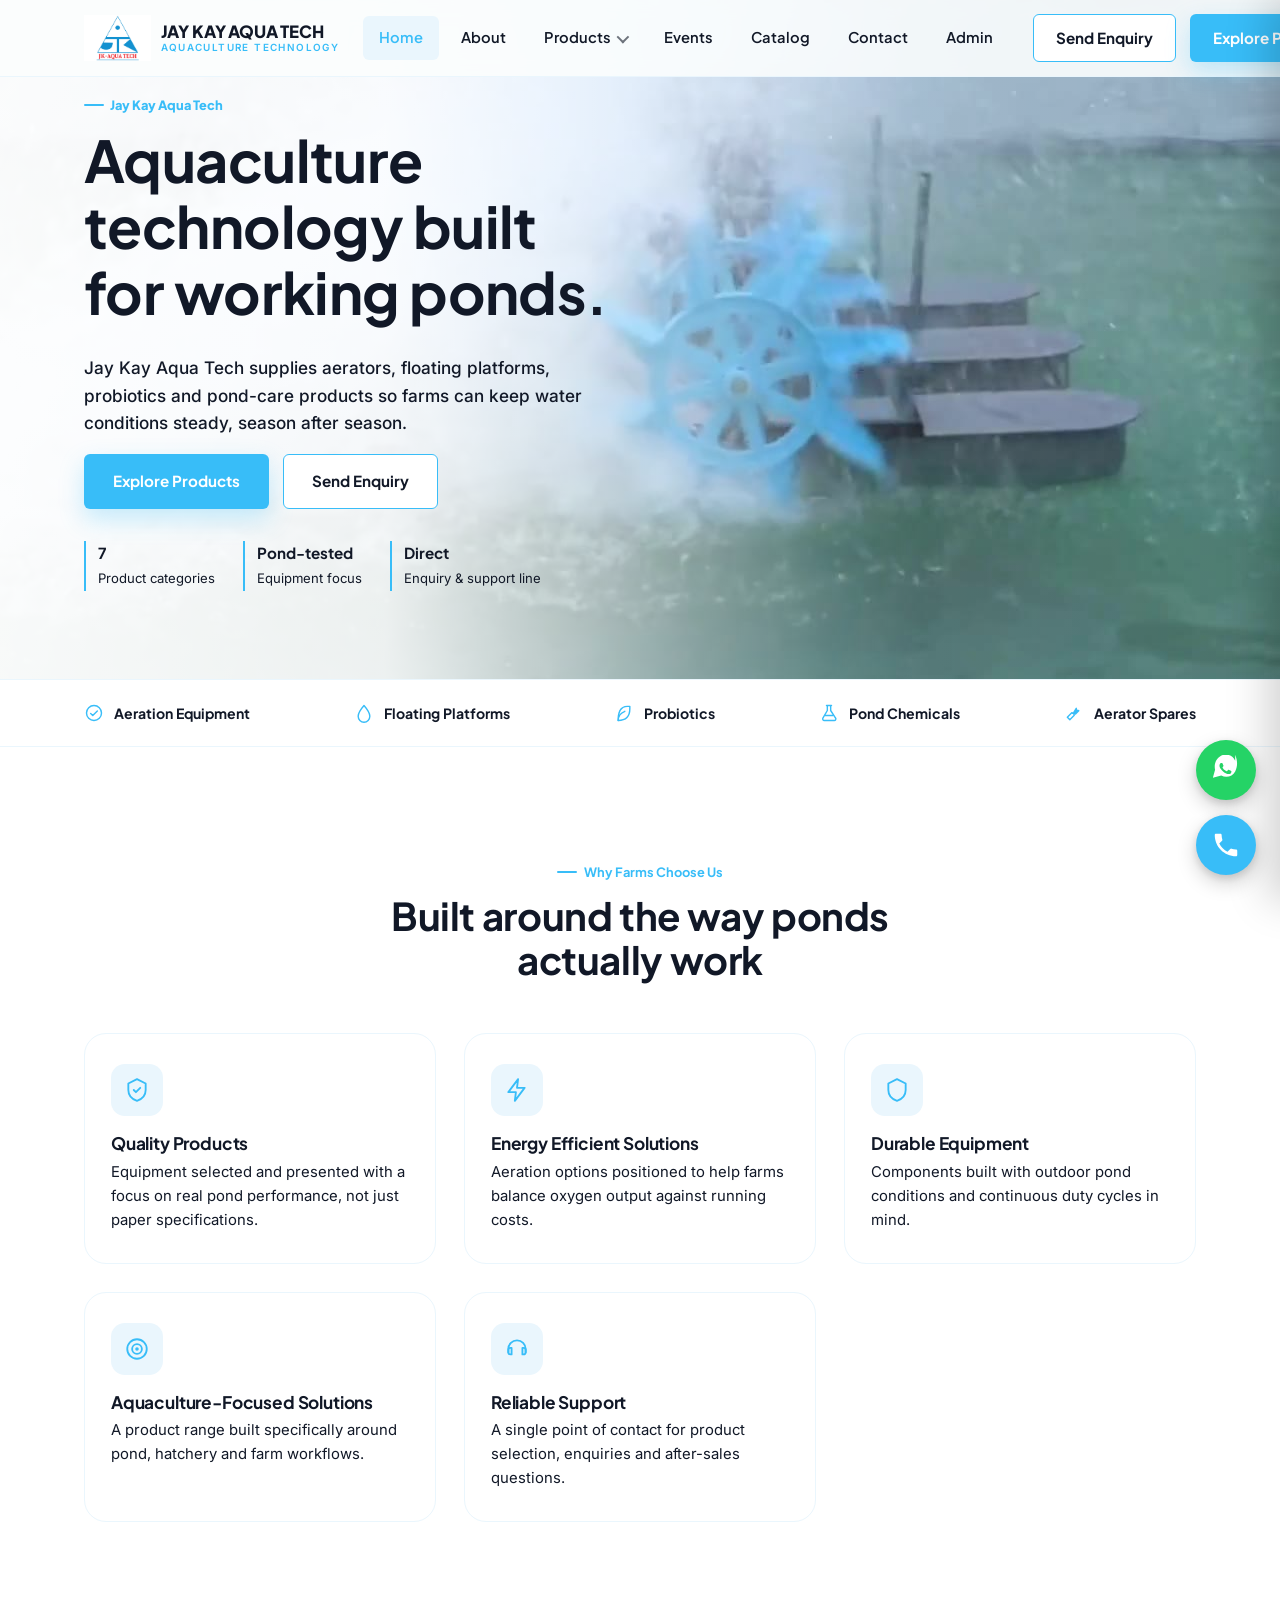
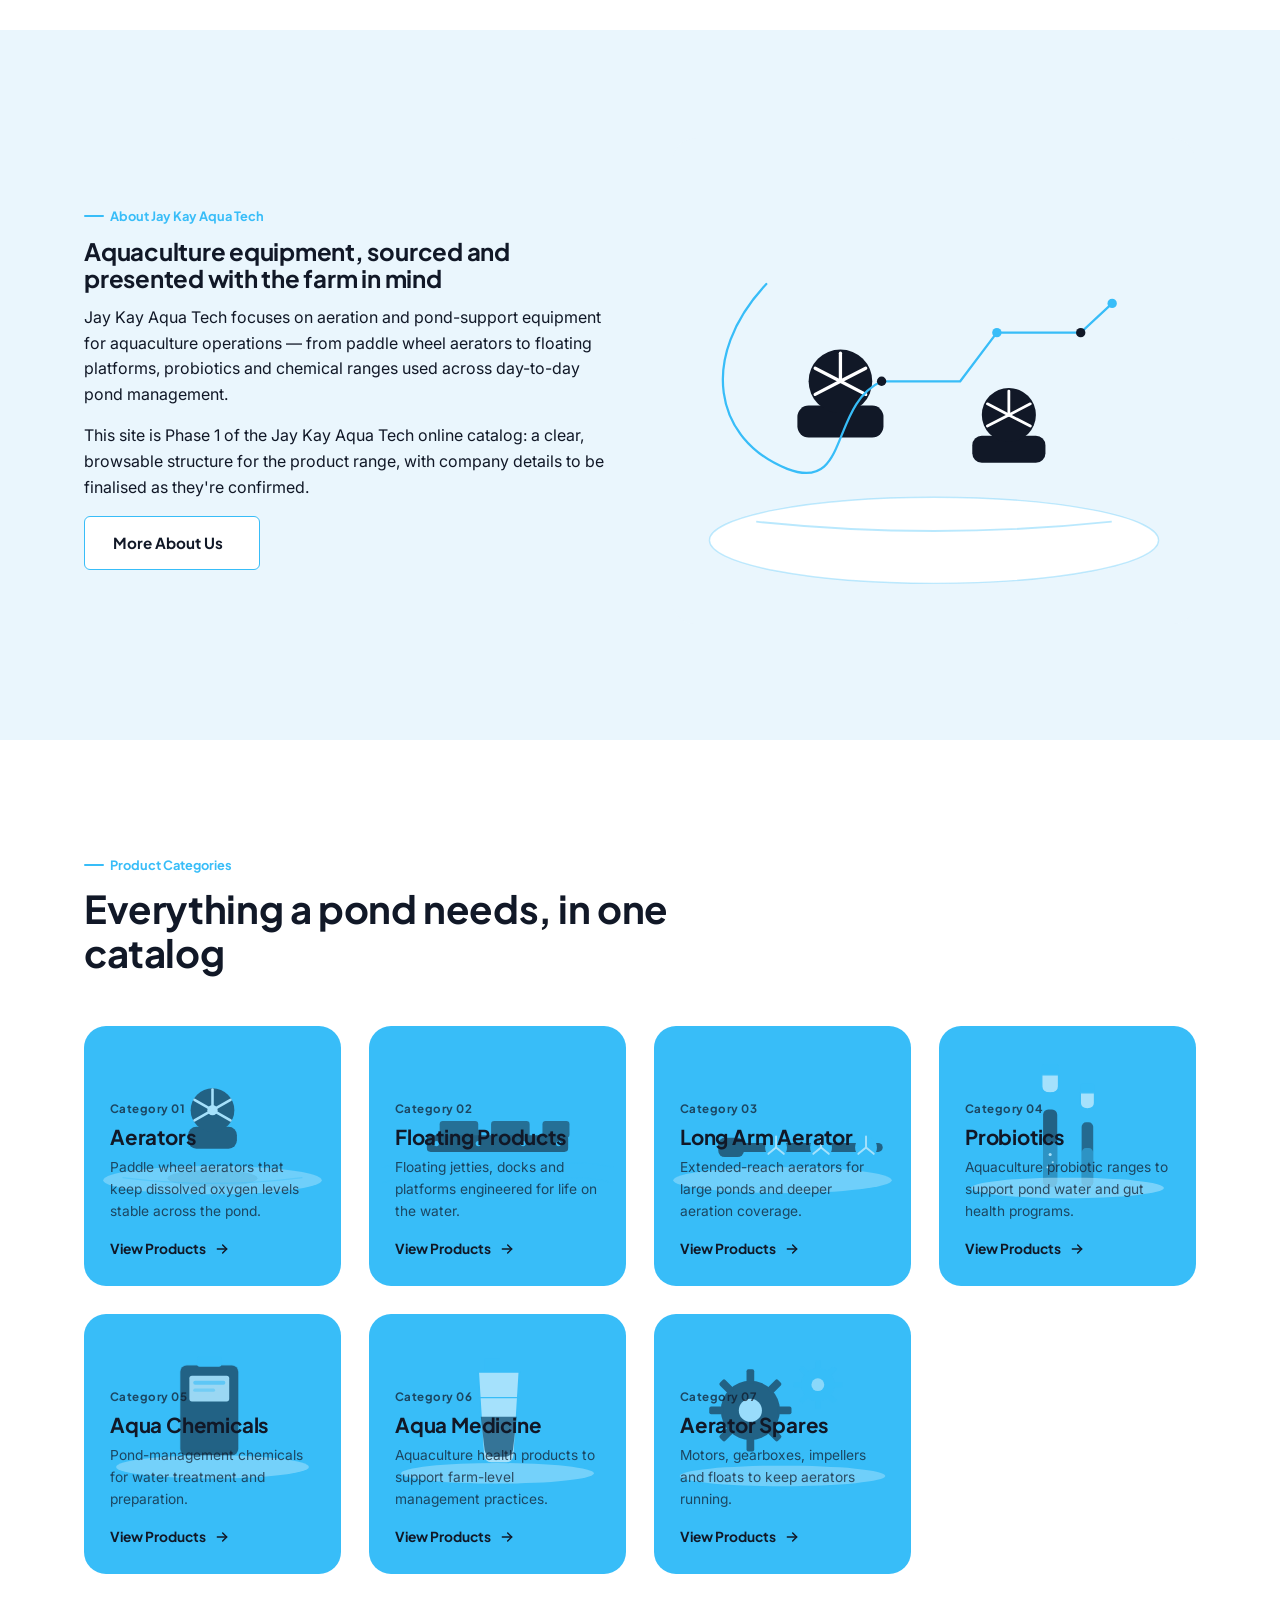
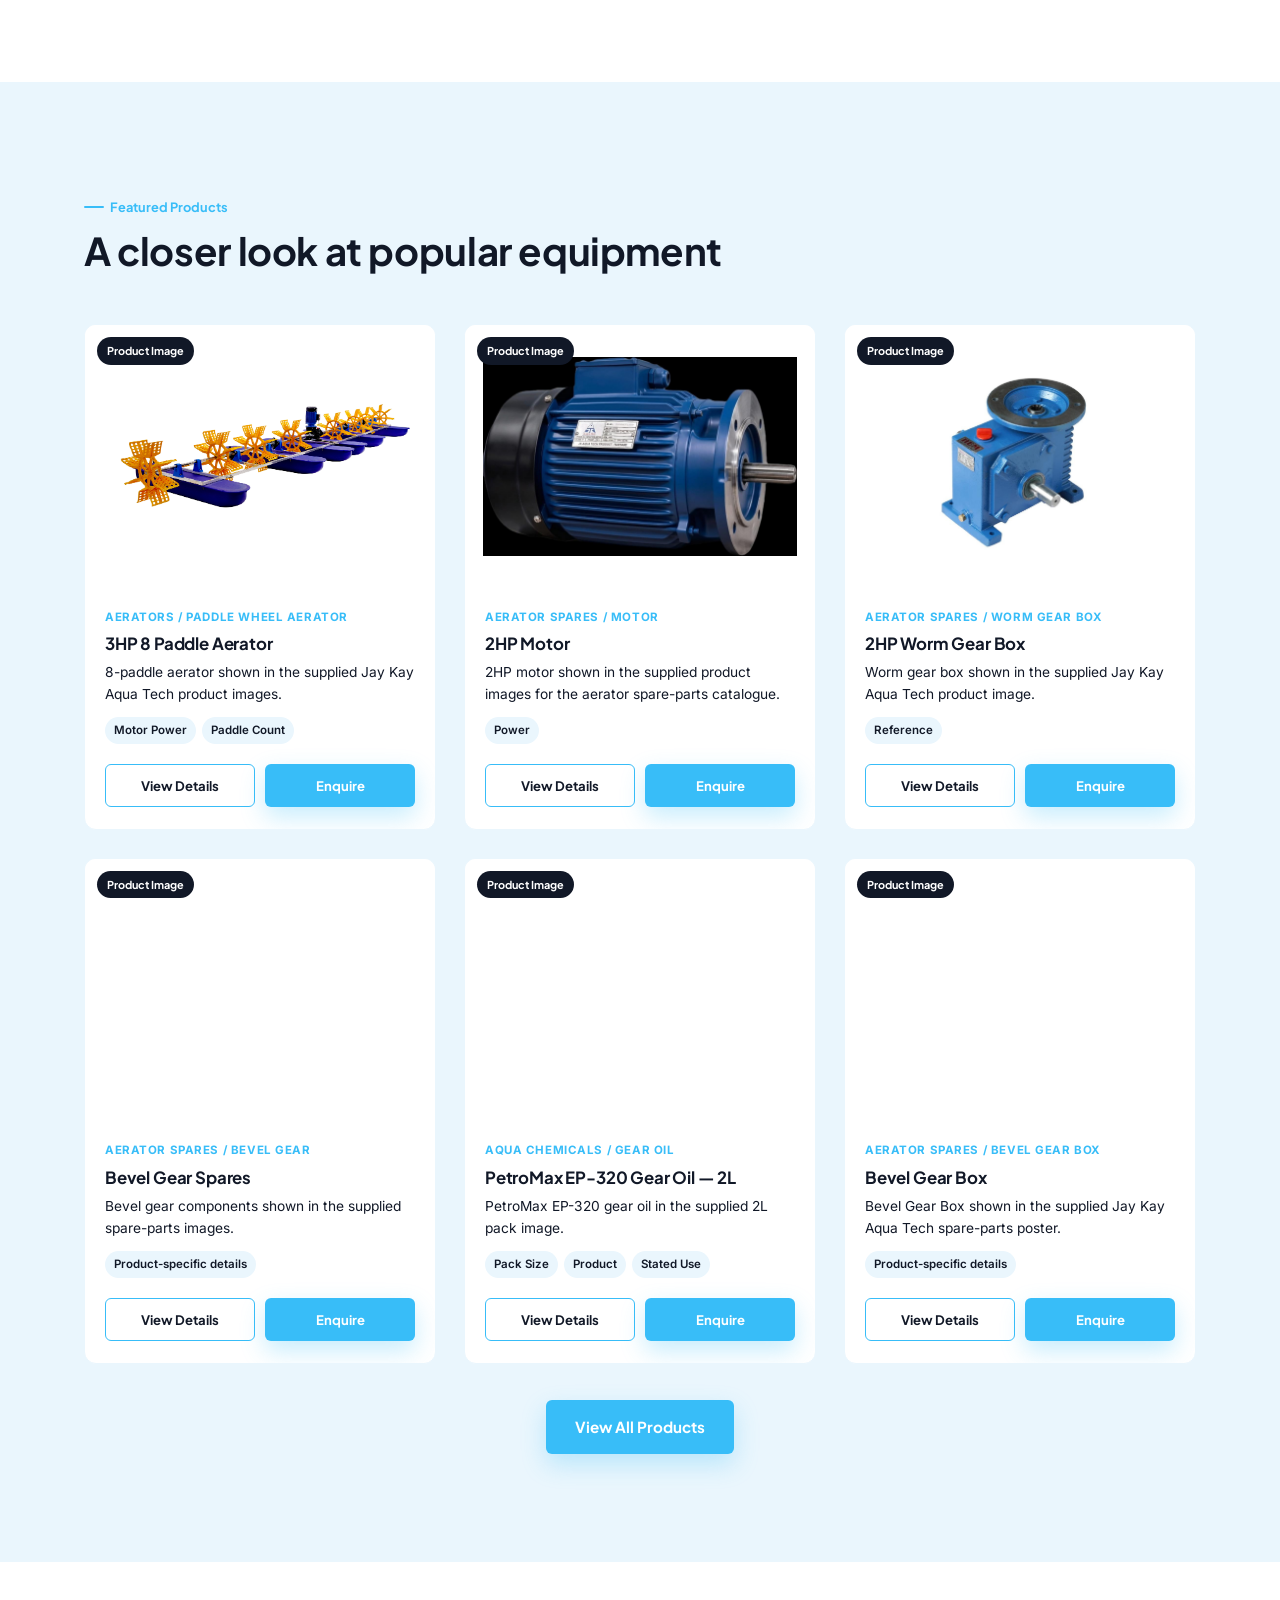
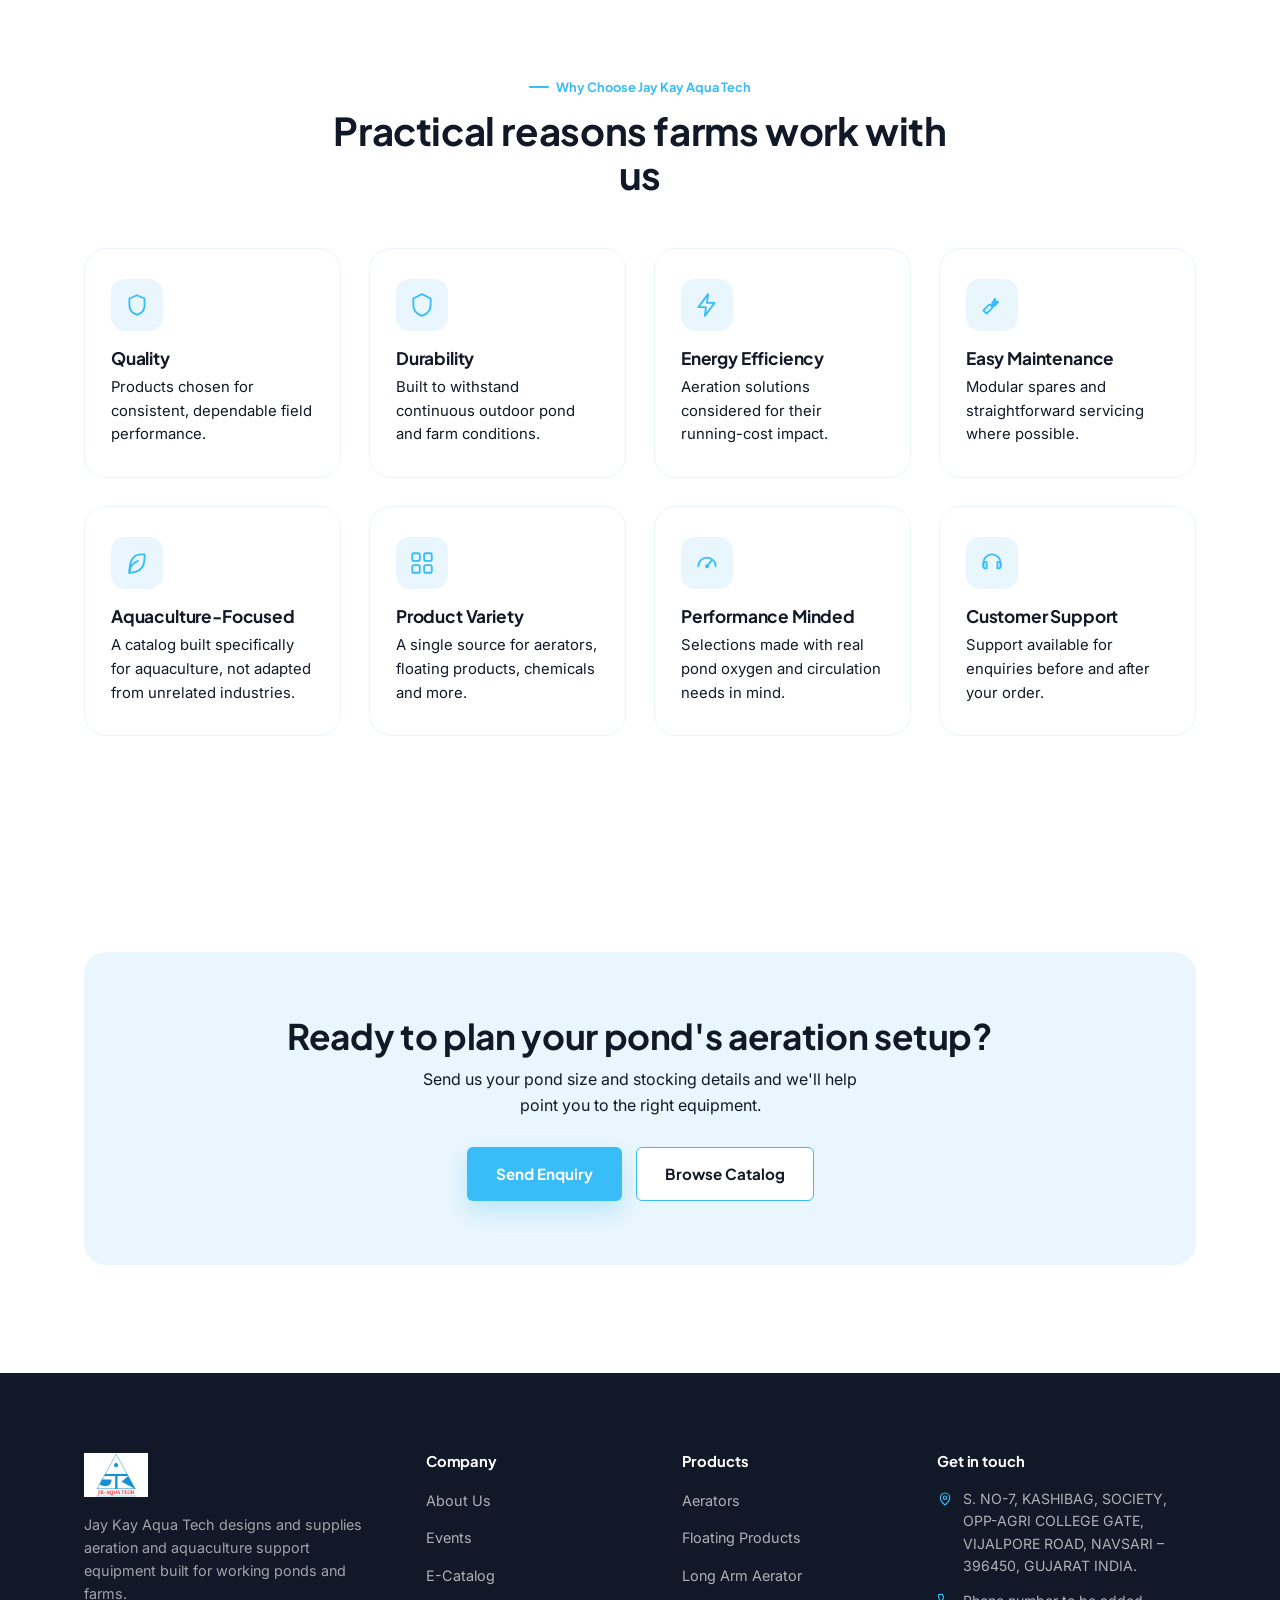
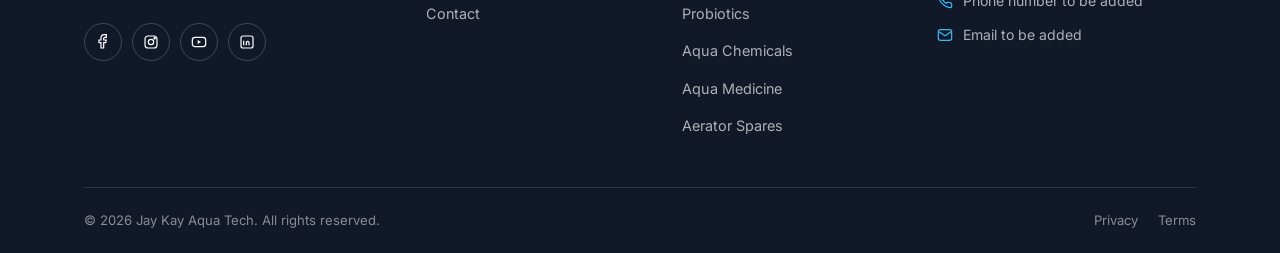
<file: index.html>
<!DOCTYPE html>

<html lang="en">
<head>
<meta charset="utf-8"/>
<meta content="width=device-width, initial-scale=1.0" name="viewport"/>
<title>Jay Kay Aqua Tech | Aquaculture Aeration &amp; Pond Equipment</title>
<meta content="Jay Kay Aqua Tech supplies aerators, floating products, probiotics, aqua chemicals and aquaculture equipment for ponds and farms." name="description"/>
<link href="https://www.jkaquatech.com/" rel="canonical"/>
<meta content="Jay Kay Aqua Tech | Aquaculture Aeration &amp; Pond Equipment" property="og:title"/>
<meta content="Jay Kay Aqua Tech supplies aerators, floating products, probiotics, aqua chemicals and aquaculture equipment for ponds and farms." property="og:description"/>
<meta content="website" property="og:type"/>
<meta content="Jay Kay Aqua Tech" property="og:site_name"/>
<meta content="#38BDF8" name="theme-color"/>
<link href="favicon.png" rel="icon" type="image/png"/>
<link href="favicon.png" rel="apple-touch-icon"/>
<link href="assets/style.css?v=20260922" rel="stylesheet"/>
</head>
<body>
<div id="site-header"></div>
<section class="hero hero-video">
<video aria-hidden="true" autoplay="" class="hero-video-bg" loop="" muted="" playsinline="" poster="assets/images/aerator-hero-poster.jpg" preload="metadata">
<source src="assets/videos/aerator-hero.mp4" type="video/mp4"/>
</video>
<div aria-hidden="true" class="hero-video-overlay"></div>
<div class="container hero-video-container">
<div class="hero-inner">
<div class="hero-copy">
<span class="eyebrow">Jay Kay Aqua Tech</span>
<h1>Aquaculture technology built for working ponds.</h1>
<p class="lede">Jay Kay Aqua Tech supplies aerators, floating platforms, probiotics and pond-care products so farms can keep water conditions steady, season after season.</p>
<div class="hero-cta">
<a class="btn btn-primary" href="products.html">Explore Products</a>
<a class="btn btn-ghost" href="contact.html">Send Enquiry</a>
</div>
<div class="hero-meta">
<div><strong>7</strong><span>Product categories</span></div>
<div><strong>Pond-tested</strong><span>Equipment focus</span></div>
<div><strong>Direct</strong><span>Enquiry &amp; support line</span></div>
</div>
</div>
</div>
</div>
</section><div class="strip"><div class="container">
<div class="strip-item"><svg fill="none" stroke="currentColor" stroke-linecap="round" stroke-linejoin="round" stroke-width="1.7" viewbox="0 0 24 24"><circle cx="12" cy="12" r="9"></circle><path d="M8 12.5l2.5 2.5L16 9.5"></path></svg> Aeration Equipment</div>
<div class="strip-item"><svg fill="none" stroke="currentColor" stroke-linecap="round" stroke-linejoin="round" stroke-width="1.7" viewbox="0 0 24 24"><path d="M12 3s7 8 7 13a7 7 0 0 1-14 0c0-5 7-13 7-13z"></path></svg> Floating Platforms</div>
<div class="strip-item"><svg fill="none" stroke="currentColor" stroke-linecap="round" stroke-linejoin="round" stroke-width="1.7" viewbox="0 0 24 24"><path d="M5 21c9 0 14-5 14-14V4h-3C7 4 5 12 5 21z"></path><path d="M5 21c0-5 3-9 8-11"></path></svg> Probiotics</div>
<div class="strip-item"><svg fill="none" stroke="currentColor" stroke-linecap="round" stroke-linejoin="round" stroke-width="1.7" viewbox="0 0 24 24"><path d="M9 3h6M10 3v6l-5.5 9.5A2 2 0 0 0 6.2 21h11.6a2 2 0 0 0 1.7-3.5L14 9V3"></path><path d="M7.5 15h9"></path></svg> Pond Chemicals</div>
<div class="strip-item"><svg fill="none" stroke="currentColor" stroke-linecap="round" stroke-linejoin="round" stroke-width="1.7" viewbox="0 0 24 24"><path d="M14.7 6.3a4 4 0 0 1-5.4 5.4L4 17l3 3 5.3-5.3a4 4 0 0 1 5.4-5.4l-3.9 3.9-2-2z"></path></svg> Aerator Spares</div>
</div></div><section class="section"><div class="container">
<div class="section-head center">
<span class="eyebrow">Why Farms Choose Us</span>
<h2>Built around the way ponds actually work</h2>
</div>
<div class="grid grid-3"><div class="highlight-card reveal">
<div class="icon-wrap"><svg fill="none" stroke="currentColor" stroke-linecap="round" stroke-linejoin="round" stroke-width="1.7" viewbox="0 0 24 24"><path d="M12 2 4 6v6c0 5 3.5 8.5 8 10 4.5-1.5 8-5 8-10V6l-8-4z"></path><path d="M9 12l2 2 4-4"></path></svg></div>
<h3>Quality Products</h3>
<p>Equipment selected and presented with a focus on real pond performance, not just paper specifications.</p>
</div><div class="highlight-card reveal">
<div class="icon-wrap"><svg fill="none" stroke="currentColor" stroke-linecap="round" stroke-linejoin="round" stroke-width="1.7" viewbox="0 0 24 24"><path d="M13 2 4 14h7l-1 8 9-12h-7z"></path></svg></div>
<h3>Energy Efficient Solutions</h3>
<p>Aeration options positioned to help farms balance oxygen output against running costs.</p>
</div><div class="highlight-card reveal">
<div class="icon-wrap"><svg fill="none" stroke="currentColor" stroke-linecap="round" stroke-linejoin="round" stroke-width="1.7" viewbox="0 0 24 24"><path d="M12 2 4 6v6c0 5 3.5 8.5 8 10 4.5-1.5 8-5 8-10V6l-8-4z"></path></svg></div>
<h3>Durable Equipment</h3>
<p>Components built with outdoor pond conditions and continuous duty cycles in mind.</p>
</div><div class="highlight-card reveal">
<div class="icon-wrap"><svg fill="none" stroke="currentColor" stroke-linecap="round" stroke-linejoin="round" stroke-width="1.7" viewbox="0 0 24 24"><circle cx="12" cy="12" r="9"></circle><circle cx="12" cy="12" r="4.5"></circle><circle cx="12" cy="12" fill="currentColor" r="0.8"></circle></svg></div>
<h3>Aquaculture-Focused Solutions</h3>
<p>A product range built specifically around pond, hatchery and farm workflows.</p>
</div><div class="highlight-card reveal">
<div class="icon-wrap"><svg fill="none" stroke="currentColor" stroke-linecap="round" stroke-linejoin="round" stroke-width="1.7" viewbox="0 0 24 24"><path d="M4 15v-3a8 8 0 0 1 16 0v3"></path><path d="M4 15a2 2 0 0 0 2 2h1v-6H6a2 2 0 0 0-2 2z"></path><path d="M20 15a2 2 0 0 1-2 2h-1v-6h1a2 2 0 0 1 2 2z"></path></svg></div>
<h3>Reliable Support</h3>
<p>A single point of contact for product selection, enquiries and after-sales questions.</p>
</div></div>
</div></section><section class="section bg-foam"><div class="container">
<div class="split">
<div class="split-copy reveal">
<span class="eyebrow">About Jay Kay Aqua Tech</span>
<h2>Aquaculture equipment, sourced and presented with the farm in mind</h2>
<p>Jay Kay Aqua Tech focuses on aeration and pond-support equipment for aquaculture operations — from paddle wheel aerators to floating platforms, probiotics and chemical ranges used across day-to-day pond management.</p>
<p>This site is Phase 1 of the Jay Kay Aqua Tech online catalog: a clear, browsable structure for the product range, with company details to be finalised as they're confirmed.</p>
<a class="btn btn-ghost" href="about.html">More About Us <svg fill="none" stroke="currentColor" stroke-linecap="round" stroke-linejoin="round" stroke-width="2.2" viewbox="0 0 24 24"><path d="M5 12h14"></path><path d="M13 6l6 6-6 6"></path></svg></a>
</div>
<div class="split-art reveal"><svg aria-label="Illustration of pond aeration equipment at work" role="img" viewbox="0 0 560 520" xmlns="http://www.w3.org/2000/svg">
<defs></defs>
<rect fill="#EAF6FD" height="520" rx="26" width="560" x="0" y="0"></rect>
<ellipse cx="280" cy="430" fill="#fff" rx="240" ry="46"></ellipse>
<ellipse cx="280" cy="430" fill="none" rx="240" ry="46" stroke="#38BDF8" stroke-opacity="0.3" stroke-width="1.5"></ellipse>
<g transform="translate(180,300)">
<rect fill="#111827" height="34" rx="12" width="92" x="-46" y="-14"></rect>
<circle cx="0" cy="-40" fill="#111827" r="34"></circle>
<g stroke="#fff" stroke-linecap="round" stroke-width="3.5">
<line x1="0" x2="0" y1="-40" y2="-70"></line><line x1="0" x2="27" y1="-40" y2="-26"></line>
<line x1="0" x2="-27" y1="-40" y2="-26"></line><line x1="0" x2="27" y1="-40" y2="-54"></line>
<line x1="0" x2="-27" y1="-40" y2="-54"></line>
</g>
</g>
<g transform="translate(360,330) scale(0.85)">
<rect fill="#111827" height="34" rx="12" width="92" x="-46" y="-14"></rect>
<circle cx="0" cy="-40" fill="#111827" r="34"></circle>
<g stroke="#fff" stroke-linecap="round" stroke-width="3.5">
<line x1="0" x2="0" y1="-40" y2="-70"></line><line x1="0" x2="27" y1="-40" y2="-26"></line>
<line x1="0" x2="-27" y1="-40" y2="-26"></line><line x1="0" x2="27" y1="-40" y2="-54"></line>
<line x1="0" x2="-27" y1="-40" y2="-54"></line>
</g>
</g>
<path class="flow-line bright" d="M 100.8,156.0 C 28.0,234.0 44.800000000000004,322.4 123.2,353.6 C 190.4,379.59999999999997 168.0,286.0 224.0,260.0 L 308.0,260.0 L 347.2,208.0 L 436.8,208.0 L 470.4,176.8"></path><circle class="flow-node deep pulse-dot" cx="224.0" cy="260.0" r="5"></circle><circle class="flow-node pulse-dot" cx="347.2" cy="208.0" r="5"></circle><circle class="flow-node deep pulse-dot" cx="436.8" cy="208.0" r="5"></circle><circle class="flow-node pulse-dot" cx="470.4" cy="176.8" r="5"></circle>
<g fill="none" stroke="#38BDF8" stroke-opacity="0.35" stroke-width="2">
<path d="M90,410 Q280,430 470,410"></path>
</g>
</svg></div>
</div>
</div></section><section class="section"><div class="container">
<div class="section-head">
<span class="eyebrow">Product Categories</span>
<h2>Everything a pond needs, in one catalog</h2>
</div>
<div class="grid grid-4"><a class="cat-card reveal" href="aerators.html">
<div class="cat-art"><svg preserveaspectratio="xMidYMid slice" viewbox="0 0 400 300" xmlns="http://www.w3.org/2000/svg">
<defs></defs>
<rect fill="none" height="300" width="400"></rect>
<ellipse cx="200" cy="240" fill="#FFFFFF" opacity="0.5" rx="170" ry="22"></ellipse>
<g transform="translate(200,165)">
<ellipse cx="0" cy="72" fill="#111827" opacity="0.12" rx="70" ry="13"></ellipse>
<rect fill="#111827" height="34" rx="13" width="76" x="-38" y="-8"></rect>
<circle cx="0" cy="-34" fill="#111827" r="34"></circle>
<g stroke="#FFFFFF" stroke-linecap="round" stroke-width="4">
<line x1="0" x2="0" y1="-34" y2="-66"></line>
<line x1="0" x2="28" y1="-34" y2="-18"></line>
<line x1="0" x2="-28" y1="-34" y2="-18"></line>
<line x1="0" x2="28" y1="-34" y2="-50"></line>
<line x1="0" x2="-28" y1="-34" y2="-50"></line>
</g>
<circle cx="0" cy="-34" fill="#FFFFFF" r="8"></circle>
</g>
<g fill="none" stroke="#38BDF8" stroke-opacity="0.4" stroke-width="2">
<path d="M60,236 Q200,254 340,236"></path>
</g>
</svg></div>
<span class="cat-tag">Category 01</span>
<h3>Aerators</h3>
<p>Paddle wheel aerators that keep dissolved oxygen levels stable across the pond.</p>
<span class="cat-link">View Products <svg fill="none" stroke="currentColor" stroke-linecap="round" stroke-linejoin="round" stroke-width="2.2" viewbox="0 0 24 24"><path d="M5 12h14"></path><path d="M13 6l6 6-6 6"></path></svg></span>
</a><a class="cat-card reveal" href="floating-products.html">
<div class="cat-art"><svg preserveaspectratio="xMidYMid slice" viewbox="0 0 400 300" xmlns="http://www.w3.org/2000/svg">
<defs></defs>
<rect fill="none" height="300" width="400"></rect>
<g fill="none" stroke="#38BDF8" stroke-opacity="0.35" stroke-width="2">
<path d="M20,220 Q80,205 140,220 T260,220 T380,220"></path>
<path d="M20,244 Q80,229 140,244 T260,244 T380,244"></path>
</g>
<g transform="translate(200,150)">
<rect fill="#111827" height="26" rx="6" width="220" x="-110" y="20"></rect>
<rect fill="#111827" height="26" opacity="0.85" rx="5" width="60" x="-90" y="-2"></rect>
<rect fill="#111827" height="26" opacity="0.85" rx="5" width="60" x="-10" y="-2"></rect>
<rect fill="#111827" height="26" opacity="0.85" rx="5" width="42" x="70" y="-2"></rect>
<g fill="#38BDF8"><circle cx="-95" cy="33" r="4"></circle><circle cx="-30" cy="33" r="4"></circle><circle cx="40" cy="33" r="4"></circle><circle cx="95" cy="33" r="4"></circle></g>
</g>
</svg></div>
<span class="cat-tag">Category 02</span>
<h3>Floating Products</h3>
<p>Floating jetties, docks and platforms engineered for life on the water.</p>
<span class="cat-link">View Products <svg fill="none" stroke="currentColor" stroke-linecap="round" stroke-linejoin="round" stroke-width="2.2" viewbox="0 0 24 24"><path d="M5 12h14"></path><path d="M13 6l6 6-6 6"></path></svg></span>
</a><a class="cat-card reveal" href="long-arm-aerator.html">
<div class="cat-art"><svg preserveaspectratio="xMidYMid slice" viewbox="0 0 400 300" xmlns="http://www.w3.org/2000/svg">
<defs></defs>
<rect fill="none" height="300" width="400"></rect>
<ellipse cx="200" cy="240" fill="#FFFFFF" opacity="0.5" rx="170" ry="20"></ellipse>
<g transform="translate(120,190)">
<rect fill="#111827" height="30" rx="10" width="40" x="-20" y="-16"></rect>
<rect fill="#111827" height="14" rx="7" width="230" x="6" y="-8"></rect>
<g fill="#38BDF8">
<circle cx="70" cy="-1" r="17"></circle><circle cx="140" cy="-1" r="17"></circle><circle cx="210" cy="-1" r="17"></circle>
</g>
<g stroke="#FFFFFF" stroke-linecap="round" stroke-width="3">
<line x1="70" x2="70" y1="-1" y2="-18"></line><line x1="70" x2="82" y1="-1" y2="9"></line><line x1="70" x2="58" y1="-1" y2="9"></line>
<line x1="140" x2="140" y1="-1" y2="-18"></line><line x1="140" x2="152" y1="-1" y2="9"></line><line x1="140" x2="128" y1="-1" y2="9"></line>
<line x1="210" x2="210" y1="-1" y2="-18"></line><line x1="210" x2="222" y1="-1" y2="9"></line><line x1="210" x2="198" y1="-1" y2="9"></line>
</g>
</g>
</svg></div>
<span class="cat-tag">Category 03</span>
<h3>Long Arm Aerator</h3>
<p>Extended-reach aerators for large ponds and deeper aeration coverage.</p>
<span class="cat-link">View Products <svg fill="none" stroke="currentColor" stroke-linecap="round" stroke-linejoin="round" stroke-width="2.2" viewbox="0 0 24 24"><path d="M5 12h14"></path><path d="M13 6l6 6-6 6"></path></svg></span>
</a><a class="cat-card reveal" href="probiotics.html">
<div class="cat-art"><svg preserveaspectratio="xMidYMid slice" viewbox="0 0 400 300" xmlns="http://www.w3.org/2000/svg">
<defs></defs>
<rect fill="none" height="300" width="400"></rect>
<g transform="translate(160,60)">
<rect fill="#38BDF8" height="16" rx="3" width="26" x="0" y="0"></rect>
<path d="M0,16 h26 v18 q0,10 -13,10 q-13,0 -13,-10 z" fill="#FFFFFF" stroke="#38BDF8" stroke-width="2"></path>
<rect fill="#111827" height="120" rx="8" width="22" x="2" y="70"></rect>
<rect fill="#38BDF8" height="70" opacity="0.55" rx="8" width="22" x="2" y="120"></rect>
<circle cx="13" cy="140" fill="#FFFFFF" r="2.4"></circle><circle cx="9" cy="160" fill="#FFFFFF" r="1.8"></circle><circle cx="17" cy="152" fill="#FFFFFF" r="1.6"></circle>
</g>
<g transform="translate(220,90)">
<rect fill="#38BDF8" height="14" rx="3" width="22" x="0" y="0"></rect>
<path d="M0,14 h22 v16 q0,9 -11,9 q-11,0 -11,-9 z" fill="#FFFFFF" stroke="#38BDF8" stroke-width="2"></path>
<rect fill="#111827" height="100" opacity="0.9" rx="7" width="18" x="2" y="60"></rect>
<rect fill="#38BDF8" height="60" opacity="0.5" rx="7" width="18" x="2" y="100"></rect>
</g>
<ellipse cx="200" cy="252" fill="#FFFFFF" opacity="0.6" rx="150" ry="16"></ellipse>
</svg></div>
<span class="cat-tag">Category 04</span>
<h3>Probiotics</h3>
<p>Aquaculture probiotic ranges to support pond water and gut health programs.</p>
<span class="cat-link">View Products <svg fill="none" stroke="currentColor" stroke-linecap="round" stroke-linejoin="round" stroke-width="2.2" viewbox="0 0 24 24"><path d="M5 12h14"></path><path d="M13 6l6 6-6 6"></path></svg></span>
</a><a class="cat-card reveal" href="aqua-chemicals.html">
<div class="cat-art"><svg preserveaspectratio="xMidYMid slice" viewbox="0 0 400 300" xmlns="http://www.w3.org/2000/svg">
<defs></defs>
<rect fill="none" height="300" width="400"></rect>
<g transform="translate(150,80)">
<rect fill="#111827" height="140" rx="10" width="90" x="0" y="0"></rect>
<rect fill="none" height="140" rx="10" stroke="#111827" stroke-opacity="0.15" stroke-width="2" width="90" x="0" y="0"></rect>
<rect fill="#FFFFFF" height="40" opacity="0.92" rx="4" width="62" x="14" y="16"></rect>
<rect fill="#38BDF8" height="6" opacity="0.6" rx="3" width="50" x="20" y="24"></rect>
<rect fill="#38BDF8" height="5" opacity="0.4" rx="2.5" width="34" x="20" y="36"></rect>
<rect fill="#38BDF8" height="16" rx="4" width="38" x="26" y="-14"></rect>
</g>
<ellipse cx="200" cy="238" fill="#FFFFFF" opacity="0.55" rx="150" ry="18"></ellipse>
</svg></div>
<span class="cat-tag">Category 05</span>
<h3>Aqua Chemicals</h3>
<p>Pond-management chemicals for water treatment and preparation.</p>
<span class="cat-link">View Products <svg fill="none" stroke="currentColor" stroke-linecap="round" stroke-linejoin="round" stroke-width="2.2" viewbox="0 0 24 24"><path d="M5 12h14"></path><path d="M13 6l6 6-6 6"></path></svg></span>
</a><a class="cat-card reveal" href="aqua-medicine.html">
<div class="cat-art"><svg preserveaspectratio="xMidYMid slice" viewbox="0 0 400 300" xmlns="http://www.w3.org/2000/svg">
<defs></defs>
<rect fill="none" height="300" width="400"></rect>
<g transform="translate(160,70)">
<rect fill="#38BDF8" height="20" width="24" x="20" y="0"></rect>
<path d="M10,20 h64 l-8,130 a12,12 0 0 1 -12,12 h-24 a12,12 0 0 1 -12,-12 z" fill="#FFFFFF" stroke="#38BDF8" stroke-width="2.5"></path>
<path d="M14,90 h56 l-6,52 a12,12 0 0 1 -12,10 h-20 a12,12 0 0 1 -12,-10 z" fill="#111827" opacity="0.85"></path>
<line stroke="#38BDF8" stroke-width="2" x1="10" x2="74" y1="60" y2="60"></line>
</g>
<ellipse cx="200" cy="248" fill="#FFFFFF" opacity="0.55" rx="150" ry="16"></ellipse>
</svg></div>
<span class="cat-tag">Category 06</span>
<h3>Aqua Medicine</h3>
<p>Aquaculture health products to support farm-level management practices.</p>
<span class="cat-link">View Products <svg fill="none" stroke="currentColor" stroke-linecap="round" stroke-linejoin="round" stroke-width="2.2" viewbox="0 0 24 24"><path d="M5 12h14"></path><path d="M13 6l6 6-6 6"></path></svg></span>
</a><a class="cat-card reveal" href="aerator-spares.html">
<div class="cat-art"><svg preserveaspectratio="xMidYMid slice" viewbox="0 0 400 300" xmlns="http://www.w3.org/2000/svg">
<defs></defs>
<rect fill="none" height="300" width="400"></rect>
<g fill="#111827" transform="translate(150,150)">
<circle r="46"></circle>
<g>
<rect height="22" rx="3" width="12" x="-6" y="-64"></rect>
<rect height="22" rx="3" width="12" x="-6" y="42"></rect>
<rect height="12" rx="3" width="22" x="-64" y="-6"></rect>
<rect height="12" rx="3" width="22" x="42" y="-6"></rect>
<g transform="rotate(45)"><rect height="22" rx="3" width="12" x="-6" y="-64"></rect><rect height="22" rx="3" width="12" x="-6" y="42"></rect><rect height="12" rx="3" width="22" x="-64" y="-6"></rect><rect height="12" rx="3" width="22" x="42" y="-6"></rect></g>
</g>
<circle fill="#EAF6FD" r="18"></circle>
</g>
<g fill="#38BDF8" opacity="0.85" transform="translate(255,110)">
<circle r="26"></circle>
<g><rect height="14" rx="2" width="8" x="-4" y="-38"></rect><rect height="14" rx="2" width="8" x="-4" y="24"></rect><rect height="8" rx="2" width="14" x="-38" y="-4"></rect><rect height="8" rx="2" width="14" x="24" y="-4"></rect>
<g transform="rotate(45)"><rect height="14" rx="2" width="8" x="-4" y="-38"></rect><rect height="14" rx="2" width="8" x="-4" y="24"></rect><rect height="8" rx="2" width="14" x="-38" y="-4"></rect><rect height="8" rx="2" width="14" x="24" y="-4"></rect></g></g>
<circle fill="#EAF6FD" r="10"></circle>
</g>
<ellipse cx="200" cy="252" fill="#FFFFFF" opacity="0.5" rx="160" ry="16"></ellipse>
</svg></div>
<span class="cat-tag">Category 07</span>
<h3>Aerator Spares</h3>
<p>Motors, gearboxes, impellers and floats to keep aerators running.</p>
<span class="cat-link">View Products <svg fill="none" stroke="currentColor" stroke-linecap="round" stroke-linejoin="round" stroke-width="2.2" viewbox="0 0 24 24"><path d="M5 12h14"></path><path d="M13 6l6 6-6 6"></path></svg></span>
</a></div>
</div></section><section class="section bg-foam"><div class="container">
<div class="section-head">
<span class="eyebrow">Featured Products</span>
<h2>A closer look at popular equipment</h2>
</div>
<div class="grid grid-3" data-filter-group=""><div class="product-card reveal" data-cat="aerators" data-subcat="paddle-wheel-aerator">
<div class="thumb"><span class="badge">Product Image</span><img alt="3HP 8 Paddle Aerator" decoding="async" loading="lazy" src="assets/images/products/3hp-8-paddle-aerator.jpg"/></div>
<div class="body"><span class="cat-label">Aerators / Paddle Wheel Aerator</span><h3>3HP 8 Paddle Aerator</h3><p>8-paddle aerator shown in the supplied Jay Kay Aqua Tech product images.</p><div class="specs"><span>Motor Power</span><span>Paddle Count</span></div><div class="card-actions"><a class="btn btn-ghost" href="product-details.html?id=3hp-8-paddle-aerator">View Details</a><a class="btn btn-primary" href="contact.html?product=3hp-8-paddle-aerator">Enquire</a></div></div></div><div class="product-card reveal" data-cat="aerator-spares" data-subcat="motor">
<div class="thumb"><span class="badge">Product Image</span><img alt="2HP Motor" decoding="async" loading="lazy" src="assets/images/products/2hp-motor.jpg"/></div>
<div class="body"><span class="cat-label">Aerator Spares / Motor</span><h3>2HP Motor</h3><p>2HP motor shown in the supplied product images for the aerator spare-parts catalogue.</p><div class="specs"><span>Power</span></div><div class="card-actions"><a class="btn btn-ghost" href="product-details.html?id=2hp-motor">View Details</a><a class="btn btn-primary" href="contact.html?product=2hp-motor">Enquire</a></div></div></div><div class="product-card reveal" data-cat="aerator-spares" data-subcat="worm-gear-box">
<div class="thumb"><span class="badge">Product Image</span><img alt="2HP Worm Gear Box" decoding="async" loading="lazy" src="assets/images/products/2hp-worm-gear-box.jpg"/></div>
<div class="body"><span class="cat-label">Aerator Spares / Worm Gear Box</span><h3>2HP Worm Gear Box</h3><p>Worm gear box shown in the supplied Jay Kay Aqua Tech product image.</p><div class="specs"><span>Reference</span></div><div class="card-actions"><a class="btn btn-ghost" href="product-details.html?id=2hp-worm-gear-box">View Details</a><a class="btn btn-primary" href="contact.html?product=2hp-worm-gear-box">Enquire</a></div></div></div><div class="product-card reveal" data-cat="aerator-spares" data-subcat="bevel-gear">
<div class="thumb"><span class="badge">Product Image</span><img alt="Bevel Gear Spares" decoding="async" loading="lazy" src="assets/images/products/bevel-gear-spares.jpg"/></div>
<div class="body"><span class="cat-label">Aerator Spares / Bevel Gear</span><h3>Bevel Gear Spares</h3><p>Bevel gear components shown in the supplied spare-parts images.</p><div class="specs"><span>Product-specific details</span></div><div class="card-actions"><a class="btn btn-ghost" href="product-details.html?id=bevel-gear-spares">View Details</a><a class="btn btn-primary" href="contact.html?product=bevel-gear-spares">Enquire</a></div></div></div><div class="product-card reveal" data-cat="aqua-chemicals" data-subcat="gear-oil">
<div class="thumb"><span class="badge">Product Image</span><img alt="PetroMax EP-320 Gear Oil — 2L" decoding="async" loading="lazy" src="assets/images/products/petromax-ep320-2l.jpg"/></div>
<div class="body"><span class="cat-label">Aqua Chemicals / Gear Oil</span><h3>PetroMax EP-320 Gear Oil — 2L</h3><p>PetroMax EP-320 gear oil in the supplied 2L pack image.</p><div class="specs"><span>Pack Size</span><span>Product</span><span>Stated Use</span></div><div class="card-actions"><a class="btn btn-ghost" href="product-details.html?id=petromax-ep320-2l">View Details</a><a class="btn btn-primary" href="contact.html?product=petromax-ep320-2l">Enquire</a></div></div></div><div class="product-card reveal" data-cat="aerator-spares" data-subcat="bevel-gear-box">
<div class="thumb"><span class="badge">Product Image</span><img alt="Bevel Gear Box" decoding="async" loading="lazy" src="assets/images/products/bevel-gear-box.jpg"/></div>
<div class="body"><span class="cat-label">Aerator Spares / Bevel Gear Box</span><h3>Bevel Gear Box</h3><p>Bevel Gear Box shown in the supplied Jay Kay Aqua Tech spare-parts poster.</p><div class="specs"><span>Product-specific details</span></div><div class="card-actions"><a class="btn btn-ghost" href="product-details.html?id=bevel-gear-box">View Details</a><a class="btn btn-primary" href="contact.html?product=bevel-gear-box">Enquire</a></div></div></div></div>
<div style="margin-top:36px; text-align:center;"><a class="btn btn-primary" href="products.html">View All Products</a></div>
</div></section><section class="section"><div class="container">
<div class="section-head center">
<span class="eyebrow">Why Choose Jay Kay Aqua Tech</span>
<h2>Practical reasons farms work with us</h2>
</div>
<div class="grid grid-4"><div class="highlight-card reveal">
<div class="icon-wrap"><svg fill="none" stroke="currentColor" stroke-linecap="round" stroke-linejoin="round" stroke-width="1.7" viewbox="0 0 24 24"><path d="M12 3l7 3v6c0 5-3.5 8-7 9-3.5-1-7-4-7-9V6l7-3z"></path></svg></div>
<h3>Quality</h3>
<p>Products chosen for consistent, dependable field performance.</p>
</div><div class="highlight-card reveal">
<div class="icon-wrap"><svg fill="none" stroke="currentColor" stroke-linecap="round" stroke-linejoin="round" stroke-width="1.7" viewbox="0 0 24 24"><path d="M12 2 4 6v6c0 5 3.5 8.5 8 10 4.5-1.5 8-5 8-10V6l-8-4z"></path></svg></div>
<h3>Durability</h3>
<p>Built to withstand continuous outdoor pond and farm conditions.</p>
</div><div class="highlight-card reveal">
<div class="icon-wrap"><svg fill="none" stroke="currentColor" stroke-linecap="round" stroke-linejoin="round" stroke-width="1.7" viewbox="0 0 24 24"><path d="M13 2 4 14h7l-1 8 9-12h-7z"></path></svg></div>
<h3>Energy Efficiency</h3>
<p>Aeration solutions considered for their running-cost impact.</p>
</div><div class="highlight-card reveal">
<div class="icon-wrap"><svg fill="none" stroke="currentColor" stroke-linecap="round" stroke-linejoin="round" stroke-width="1.7" viewbox="0 0 24 24"><path d="M14.7 6.3a4 4 0 0 1-5.4 5.4L4 17l3 3 5.3-5.3a4 4 0 0 1 5.4-5.4l-3.9 3.9-2-2z"></path></svg></div>
<h3>Easy Maintenance</h3>
<p>Modular spares and straightforward servicing where possible.</p>
</div><div class="highlight-card reveal">
<div class="icon-wrap"><svg fill="none" stroke="currentColor" stroke-linecap="round" stroke-linejoin="round" stroke-width="1.7" viewbox="0 0 24 24"><path d="M5 21c9 0 14-5 14-14V4h-3C7 4 5 12 5 21z"></path><path d="M5 21c0-5 3-9 8-11"></path></svg></div>
<h3>Aquaculture-Focused</h3>
<p>A catalog built specifically for aquaculture, not adapted from unrelated industries.</p>
</div><div class="highlight-card reveal">
<div class="icon-wrap"><svg fill="none" stroke="currentColor" stroke-linecap="round" stroke-linejoin="round" stroke-width="1.7" viewbox="0 0 24 24"><rect height="7" rx="1.5" width="7" x="3" y="3"></rect><rect height="7" rx="1.5" width="7" x="14" y="3"></rect><rect height="7" rx="1.5" width="7" x="3" y="14"></rect><rect height="7" rx="1.5" width="7" x="14" y="14"></rect></svg></div>
<h3>Product Variety</h3>
<p>A single source for aerators, floating products, chemicals and more.</p>
</div><div class="highlight-card reveal">
<div class="icon-wrap"><svg fill="none" stroke="currentColor" stroke-linecap="round" stroke-linejoin="round" stroke-width="1.7" viewbox="0 0 24 24"><path d="M4 15a8 8 0 1 1 16 0"></path><path d="M12 15l4-5"></path><circle cx="12" cy="15" r="1"></circle></svg></div>
<h3>Performance Minded</h3>
<p>Selections made with real pond oxygen and circulation needs in mind.</p>
</div><div class="highlight-card reveal">
<div class="icon-wrap"><svg fill="none" stroke="currentColor" stroke-linecap="round" stroke-linejoin="round" stroke-width="1.7" viewbox="0 0 24 24"><path d="M4 15v-3a8 8 0 0 1 16 0v3"></path><path d="M4 15a2 2 0 0 0 2 2h1v-6H6a2 2 0 0 0-2 2z"></path><path d="M20 15a2 2 0 0 1-2 2h-1v-6h1a2 2 0 0 1 2 2z"></path></svg></div>
<h3>Customer Support</h3>
<p>Support available for enquiries before and after your order.</p>
</div></div>
</div></section><section class="section"><div class="container"><div class="cta-band bg-deep">
<div class="flow-bg"><path class="flow-line bright" d="M 180.0,120.0 C 50.0,180.0 80.0,248.0 220.0,272.0 C 340.0,292.0 300.0,220.00000000000003 400.0,200.0 L 550.0,200.0 L 620.0,160.0 L 780.0,160.0 L 840.0,136.0"></path><circle class="flow-node deep pulse-dot" cx="400.0" cy="200.0" r="5"></circle><circle class="flow-node pulse-dot" cx="620.0" cy="160.0" r="5"></circle><circle class="flow-node deep pulse-dot" cx="780.0" cy="160.0" r="5"></circle><circle class="flow-node pulse-dot" cx="840.0" cy="136.0" r="5"></circle></div>
<h2>Ready to plan your pond's aeration setup?</h2>
<p>Send us your pond size and stocking details and we'll help point you to the right equipment.</p>
<div class="cta-actions">
<a class="btn btn-primary btn-on-dark" href="contact.html">Send Enquiry</a>
<a class="btn btn-ghost" href="catalog.html">Browse Catalog</a>
</div>
</div></div></section><div id="site-footer"></div>
<script src="assets/script.js?v=20260922"></script>
<div id="site-footer"></div>


<!-- =========================================================
     FLOATING WHATSAPP & CALL BUTTONS
     ========================================================= -->

<div class="floating-contact">

    <!-- WhatsApp -->
    <a
        href="https://wa.me/91XXXXXXXXXX"
        class="floating-btn whatsapp-btn"
        target="_blank"
        rel="noopener noreferrer"
        aria-label="Chat with us on WhatsApp"
    >

        <span class="floating-icon">

            <!-- WhatsApp SVG -->
            <svg
                viewBox="0 0 448 512"
                aria-hidden="true"
            >
                <path d="M380.9 97.1C339-2.7 223.5-31.1 139.5 13.1 55.5 57.3 15.8 157.5 37.5 250.7L0 389.4l142.8-37.5c88.4 43.7 194.9 15.1 238.1-69.7 43.3-84.8 41.9-185-0-285.1zm-67.5 203.8c-4.2 11.8-24.5 22.5-33.8 23.9-8.6 1.3-19.6 1.9-31.6-2-7.3-2.4-16.7-5.6-28.7-11-50.5-21.8-83.5-73-86.1-76.5-2.5-3.5-20.6-27.4-20.6-52.3s13-36.9 17.6-41.9c4.6-5 10.1-6.3 13.4-6.3 3.3 0 6.7.1 9.6.2 3.1.1 7.2-1.2 11.3 8.6 4.2 10.1 14.3 35 15.6 37.5 1.3 2.5 2.1 5.4.4 8.7-1.7 3.3-2.5 5.4-5 8.3-2.5 2.9-5.2 6.5-7.4 8.7-2.5 2.5-5.1 5.2-2.2 10.2 2.9 5 12.8 21.1 27.5 34.2 18.9 16.9 34.9 22.1 39.9 24.6 5 2.5 7.9 2.1 10.8-1.3 2.9-3.3 12.5-14.6 15.8-19.6 3.3-5 6.7-4.2 11.3-2.5 4.6 1.7 29.2 13.8 34.2 16.3 5 2.5 8.3 3.8 9.6 5.8 1.3 2.1 1.3 12.1-2.9 23.9z"/>
            </svg>

        </span>

        <span class="floating-label">
            WhatsApp
        </span>

    </a>


    <!-- Call -->
    <a
        href="tel:+91XXXXXXXXXX"
        class="floating-btn call-btn"
        aria-label="Call Jay Kay Aqua Tech"
    >

        <span class="floating-icon">

            <!-- Phone SVG -->
            <svg
                viewBox="0 0 24 24"
                aria-hidden="true"
            >
                <path d="M6.62 10.79a15.05 15.05 0 006.59 6.59l2.2-2.2a1.02 1.02 0 011.04-.24c1.12.37 2.33.57 3.55.57.55 0 1 .45 1 1V20c0 .55-.45 1-1 1C10.61 21 3 13.39 3 4c0-.55.45-1 1-1h3.5c.55 0 1 .45 1 1 0 1.22.2 2.43.57 3.55.11.35.03.74-.24 1.04l-2.21 2.2z"/>
            </svg>

        </span>

        <span class="floating-label">
            Call Us
        </span>

    </a>

</div>


<script src="assets/script.js?v=20260922"></script>
</body>
</html>
</body>
</html>
</file>
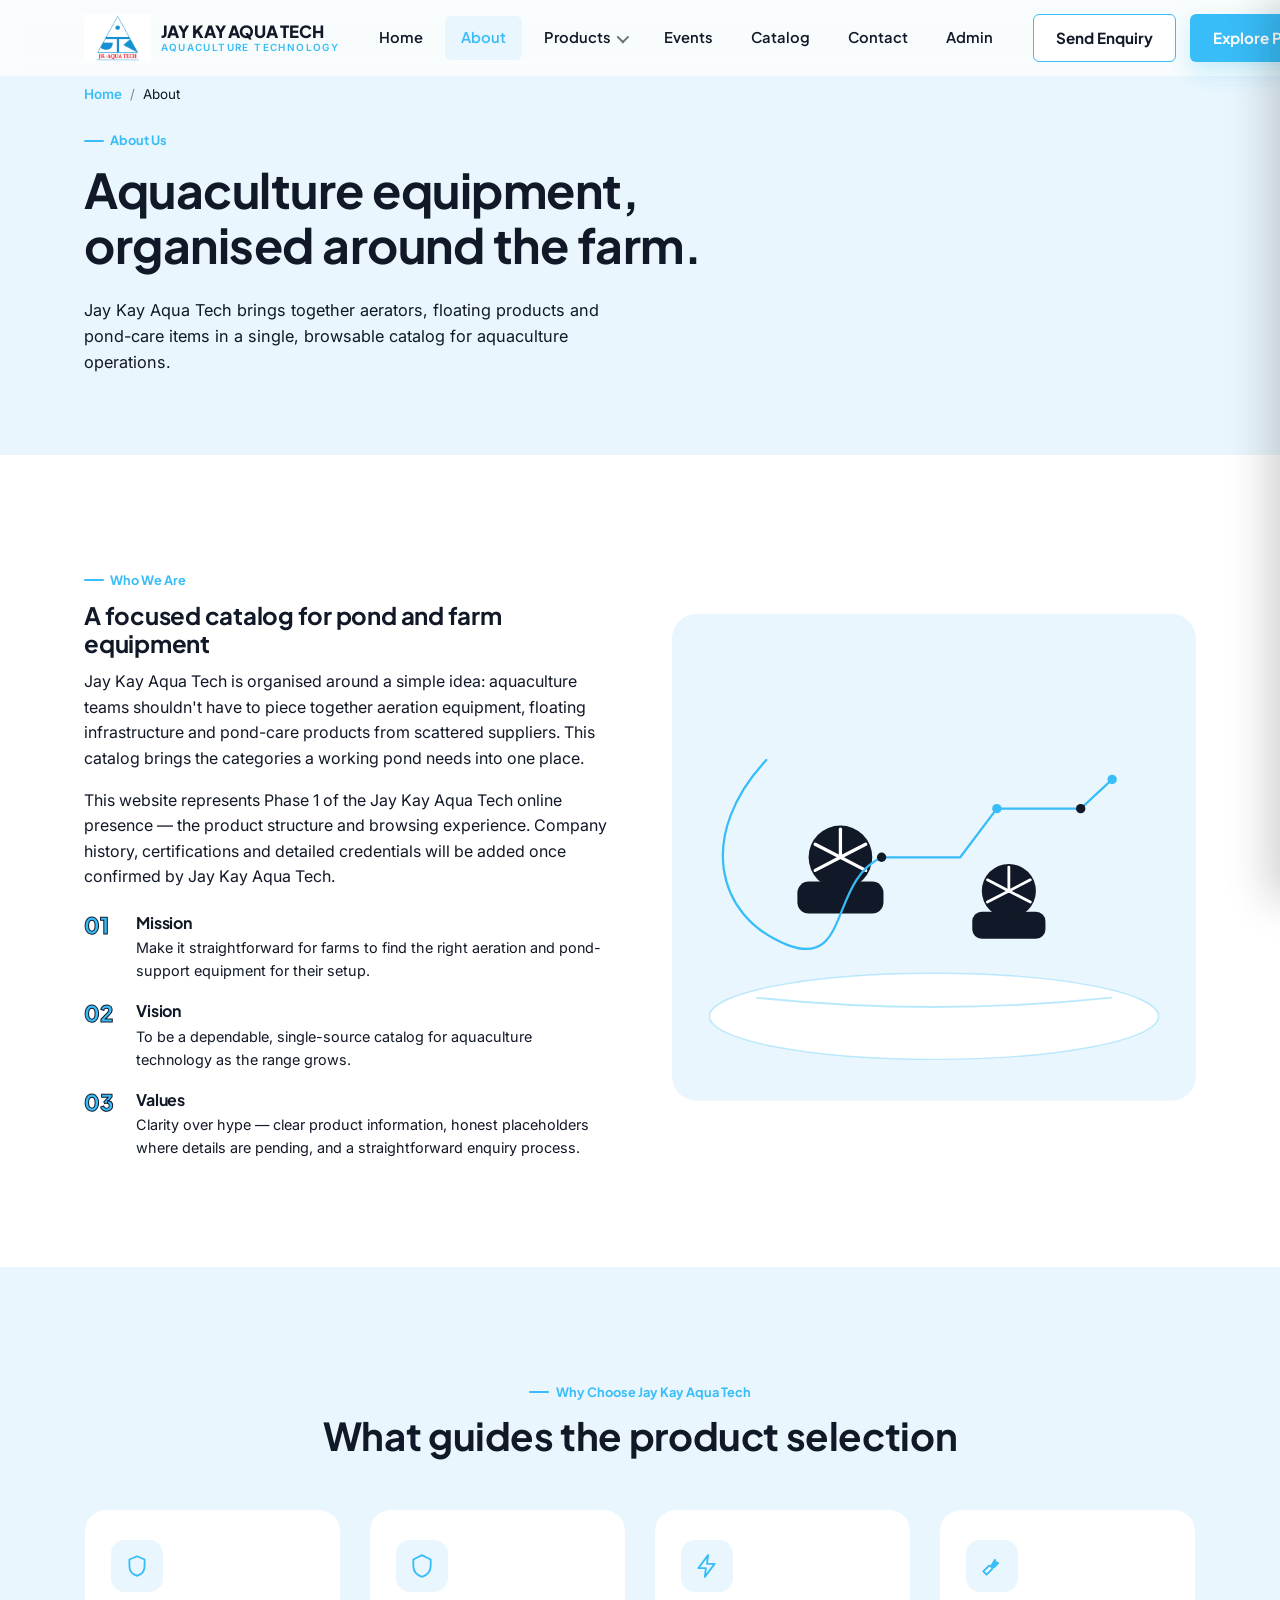
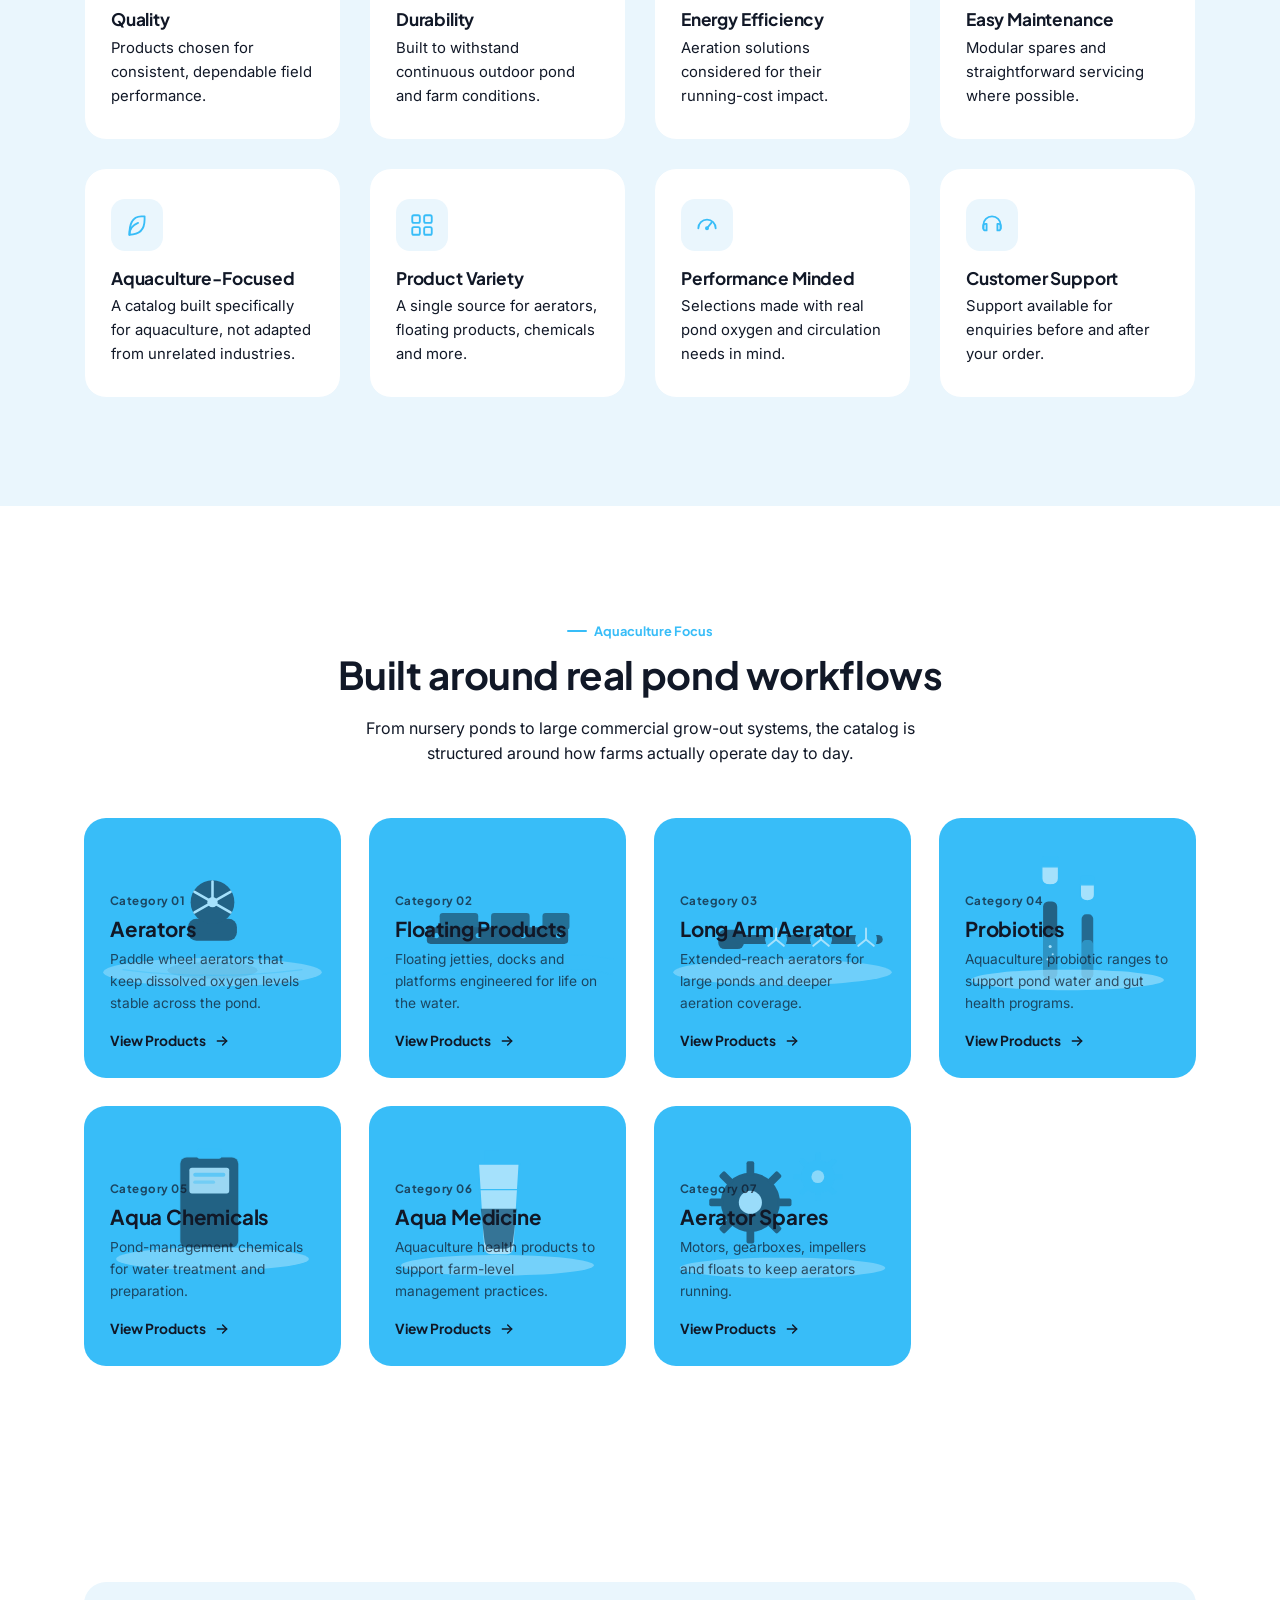
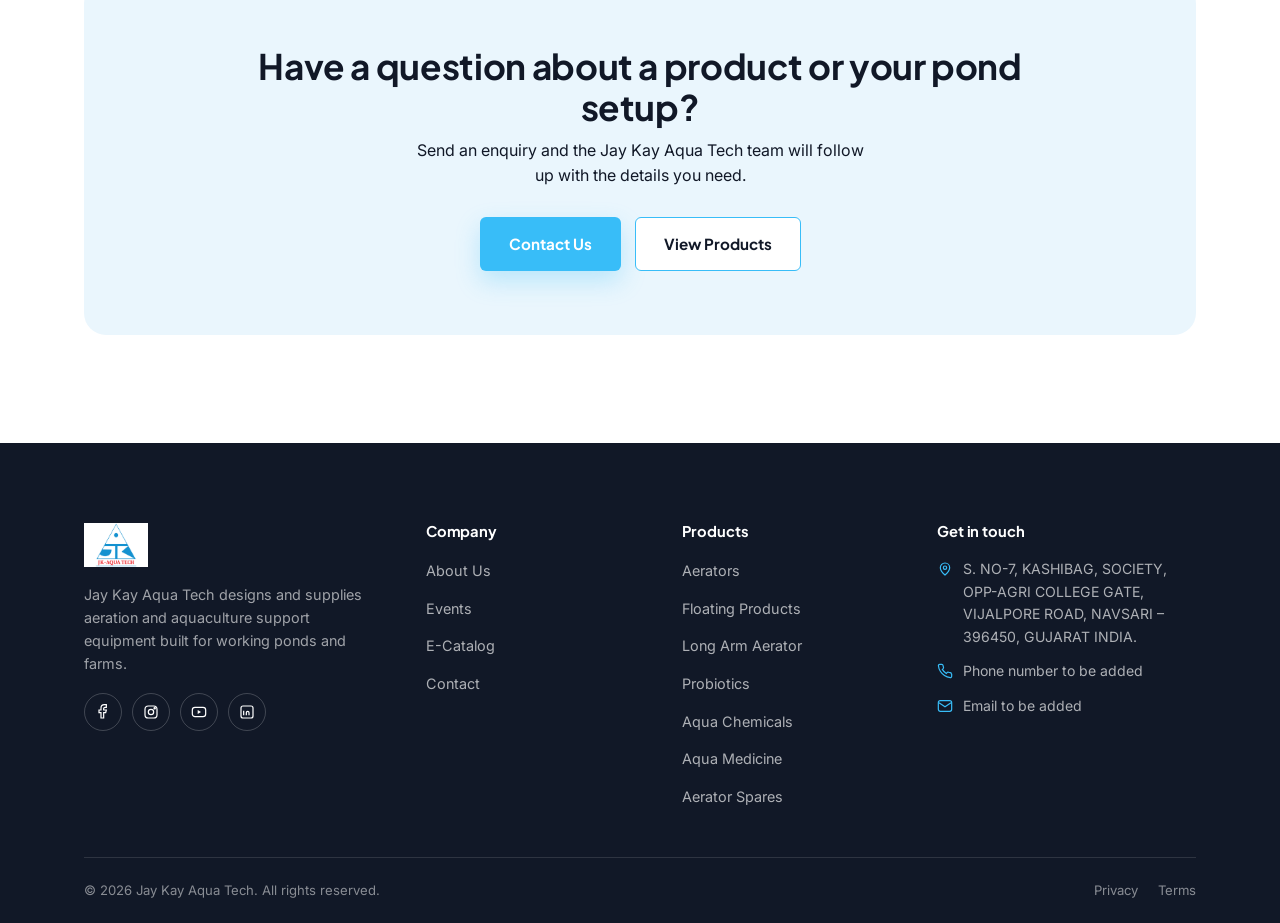
<file: about.html>
<!DOCTYPE html>
<html lang="en">
<head>
<meta charset="UTF-8">
<meta name="viewport" content="width=device-width, initial-scale=1.0">
<title>About Us | Jay Kay Aqua Tech</title>
<meta name="description" content="Learn about Jay Kay Aqua Tech's focus on aquaculture aeration and pond-support equipment.">
<link rel="canonical" href="https://www.jkaquatech.com/about.html">
<meta property="og:title" content="About Us | Jay Kay Aqua Tech">
<meta property="og:description" content="Learn about Jay Kay Aqua Tech's focus on aquaculture aeration and pond-support equipment.">
<meta property="og:type" content="website">
<meta property="og:site_name" content="Jay Kay Aqua Tech">
<meta name="theme-color" content="#38BDF8">
<link rel="icon" type="image/png" href="favicon.png">
<link rel="apple-touch-icon" href="favicon.png">
<link rel="stylesheet" href="assets/style.css?v=20260922">
</head>
<body>
<div id="site-header"></div>
<section class="page-hero">
  <div class="flow-bg"><path class="flow-line bright" d="M 216.0,102.0 C 60.0,153.0 96.0,210.8 264.0,231.20000000000002 C 408.00000000000006,248.2 360.0,187.00000000000003 480.0,170.0 L 660.0,170.0 L 744.0,136.0 L 936.0,136.0 L 1008.0,115.60000000000001"/><circle class="flow-node deep pulse-dot" cx="480.0" cy="170.0" r="5"/><circle class="flow-node  pulse-dot" cx="744.0" cy="136.0" r="5"/><circle class="flow-node deep pulse-dot" cx="936.0" cy="136.0" r="5"/><circle class="flow-node  pulse-dot" cx="1008.0" cy="115.6" r="5"/></div>
  <div class="container">
    <div class="breadcrumb"><a href="index.html">Home</a><span class="sep">/</span><span aria-current="page">About</span></div>
    <span class="eyebrow">About Us</span>
    <h1>Aquaculture equipment, organised around the farm.</h1>
    <p>Jay Kay Aqua Tech brings together aerators, floating products and pond-care items in a single, browsable catalog for aquaculture operations.</p>
    
  </div>
</section><section class="section"><div class="container">
    <div class="split">
      <div class="split-copy reveal">
        <span class="eyebrow">Who We Are</span>
        <h2>A focused catalog for pond and farm equipment</h2>
        <p>Jay Kay Aqua Tech is organised around a simple idea: aquaculture teams shouldn't have to piece together aeration equipment, floating infrastructure and pond-care products from scattered suppliers. This catalog brings the categories a working pond needs into one place.</p>
        <p>This website represents Phase 1 of the Jay Kay Aqua Tech online presence — the product structure and browsing experience. Company history, certifications and detailed credentials will be added once confirmed by Jay Kay Aqua Tech.</p>
        <ul class="value-list">
          <li><span class="num">01</span><div><h4>Mission</h4><p>Make it straightforward for farms to find the right aeration and pond-support equipment for their setup.</p></div></li>
          <li><span class="num">02</span><div><h4>Vision</h4><p>To be a dependable, single-source catalog for aquaculture technology as the range grows.</p></div></li>
          <li><span class="num">03</span><div><h4>Values</h4><p>Clarity over hype — clear product information, honest placeholders where details are pending, and a straightforward enquiry process.</p></div></li>
        </ul>
      </div>
      <div class="split-art reveal"><svg viewBox="0 0 560 520" xmlns="http://www.w3.org/2000/svg" role="img" aria-label="Illustration of pond aeration equipment at work">
  <defs></defs>
  <rect x="0" y="0" width="560" height="520" rx="26" fill="#EAF6FD"/>
  <ellipse cx="280" cy="430" rx="240" ry="46" fill="#fff"/>
  <ellipse cx="280" cy="430" rx="240" ry="46" fill="none" stroke="#38BDF8" stroke-opacity="0.3" stroke-width="1.5"/>

  <g transform="translate(180,300)">
    <rect x="-46" y="-14" width="92" height="34" rx="12" fill="#111827"/>
    <circle cx="0" cy="-40" r="34" fill="#111827"/>
    <g stroke="#fff" stroke-width="3.5" stroke-linecap="round">
      <line x1="0" y1="-40" x2="0" y2="-70"/><line x1="0" y1="-40" x2="27" y2="-26"/>
      <line x1="0" y1="-40" x2="-27" y2="-26"/><line x1="0" y1="-40" x2="27" y2="-54"/>
      <line x1="0" y1="-40" x2="-27" y2="-54"/>
    </g>
  </g>
  <g transform="translate(360,330) scale(0.85)">
    <rect x="-46" y="-14" width="92" height="34" rx="12" fill="#111827"/>
    <circle cx="0" cy="-40" r="34" fill="#111827"/>
    <g stroke="#fff" stroke-width="3.5" stroke-linecap="round">
      <line x1="0" y1="-40" x2="0" y2="-70"/><line x1="0" y1="-40" x2="27" y2="-26"/>
      <line x1="0" y1="-40" x2="-27" y2="-26"/><line x1="0" y1="-40" x2="27" y2="-54"/>
      <line x1="0" y1="-40" x2="-27" y2="-54"/>
    </g>
  </g>

  <path class="flow-line bright" d="M 100.8,156.0 C 28.0,234.0 44.800000000000004,322.4 123.2,353.6 C 190.4,379.59999999999997 168.0,286.0 224.0,260.0 L 308.0,260.0 L 347.2,208.0 L 436.8,208.0 L 470.4,176.8"/><circle class="flow-node deep pulse-dot" cx="224.0" cy="260.0" r="5"/><circle class="flow-node  pulse-dot" cx="347.2" cy="208.0" r="5"/><circle class="flow-node deep pulse-dot" cx="436.8" cy="208.0" r="5"/><circle class="flow-node  pulse-dot" cx="470.4" cy="176.8" r="5"/>
  <g stroke="#38BDF8" stroke-opacity="0.35" fill="none" stroke-width="2">
    <path d="M90,410 Q280,430 470,410"/>
  </g>
</svg></div>
    </div>
    </div></section><section class="section bg-foam"><div class="container">
    <div class="section-head center">
      <span class="eyebrow">Why Choose Jay Kay Aqua Tech</span>
      <h2>What guides the product selection</h2>
    </div>
    <div class="grid grid-4"><div class="highlight-card reveal">
      <div class="icon-wrap"><svg viewBox="0 0 24 24" fill="none" stroke="currentColor" stroke-width="1.7" stroke-linecap="round" stroke-linejoin="round"><path d="M12 3l7 3v6c0 5-3.5 8-7 9-3.5-1-7-4-7-9V6l7-3z"/></svg></div>
      <h3>Quality</h3>
      <p>Products chosen for consistent, dependable field performance.</p>
    </div><div class="highlight-card reveal">
      <div class="icon-wrap"><svg viewBox="0 0 24 24" fill="none" stroke="currentColor" stroke-width="1.7" stroke-linecap="round" stroke-linejoin="round"><path d="M12 2 4 6v6c0 5 3.5 8.5 8 10 4.5-1.5 8-5 8-10V6l-8-4z"/></svg></div>
      <h3>Durability</h3>
      <p>Built to withstand continuous outdoor pond and farm conditions.</p>
    </div><div class="highlight-card reveal">
      <div class="icon-wrap"><svg viewBox="0 0 24 24" fill="none" stroke="currentColor" stroke-width="1.7" stroke-linecap="round" stroke-linejoin="round"><path d="M13 2 4 14h7l-1 8 9-12h-7z"/></svg></div>
      <h3>Energy Efficiency</h3>
      <p>Aeration solutions considered for their running-cost impact.</p>
    </div><div class="highlight-card reveal">
      <div class="icon-wrap"><svg viewBox="0 0 24 24" fill="none" stroke="currentColor" stroke-width="1.7" stroke-linecap="round" stroke-linejoin="round"><path d="M14.7 6.3a4 4 0 0 1-5.4 5.4L4 17l3 3 5.3-5.3a4 4 0 0 1 5.4-5.4l-3.9 3.9-2-2z"/></svg></div>
      <h3>Easy Maintenance</h3>
      <p>Modular spares and straightforward servicing where possible.</p>
    </div><div class="highlight-card reveal">
      <div class="icon-wrap"><svg viewBox="0 0 24 24" fill="none" stroke="currentColor" stroke-width="1.7" stroke-linecap="round" stroke-linejoin="round"><path d="M5 21c9 0 14-5 14-14V4h-3C7 4 5 12 5 21z"/><path d="M5 21c0-5 3-9 8-11"/></svg></div>
      <h3>Aquaculture-Focused</h3>
      <p>A catalog built specifically for aquaculture, not adapted from unrelated industries.</p>
    </div><div class="highlight-card reveal">
      <div class="icon-wrap"><svg viewBox="0 0 24 24" fill="none" stroke="currentColor" stroke-width="1.7" stroke-linecap="round" stroke-linejoin="round"><rect x="3" y="3" width="7" height="7" rx="1.5"/><rect x="14" y="3" width="7" height="7" rx="1.5"/><rect x="3" y="14" width="7" height="7" rx="1.5"/><rect x="14" y="14" width="7" height="7" rx="1.5"/></svg></div>
      <h3>Product Variety</h3>
      <p>A single source for aerators, floating products, chemicals and more.</p>
    </div><div class="highlight-card reveal">
      <div class="icon-wrap"><svg viewBox="0 0 24 24" fill="none" stroke="currentColor" stroke-width="1.7" stroke-linecap="round" stroke-linejoin="round"><path d="M4 15a8 8 0 1 1 16 0"/><path d="M12 15l4-5"/><circle cx="12" cy="15" r="1"/></svg></div>
      <h3>Performance Minded</h3>
      <p>Selections made with real pond oxygen and circulation needs in mind.</p>
    </div><div class="highlight-card reveal">
      <div class="icon-wrap"><svg viewBox="0 0 24 24" fill="none" stroke="currentColor" stroke-width="1.7" stroke-linecap="round" stroke-linejoin="round"><path d="M4 15v-3a8 8 0 0 1 16 0v3"/><path d="M4 15a2 2 0 0 0 2 2h1v-6H6a2 2 0 0 0-2 2z"/><path d="M20 15a2 2 0 0 1-2 2h-1v-6h1a2 2 0 0 1 2 2z"/></svg></div>
      <h3>Customer Support</h3>
      <p>Support available for enquiries before and after your order.</p>
    </div></div>
    </div></section><section class="section"><div class="container">
    <div class="section-head center">
      <span class="eyebrow">Aquaculture Focus</span>
      <h2>Built around real pond workflows</h2>
      <p style="margin:0 auto;">From nursery ponds to large commercial grow-out systems, the catalog is structured around how farms actually operate day to day.</p>
    </div>
    <div class="grid grid-4"><a href="aerators.html" class="cat-card reveal">
      <div class="cat-art"><svg viewBox="0 0 400 300" xmlns="http://www.w3.org/2000/svg" preserveAspectRatio="xMidYMid slice">
<defs></defs>
<rect width="400" height="300" fill="none"/>
<ellipse cx="200" cy="240" rx="170" ry="22" fill="#FFFFFF" opacity="0.5"/>
<g transform="translate(200,165)">
  <ellipse cx="0" cy="72" rx="70" ry="13" fill="#111827" opacity="0.12"/>
  <rect x="-38" y="-8" width="76" height="34" rx="13" fill="#111827"/>
  <circle cx="0" cy="-34" r="34" fill="#111827"/>
  <g stroke="#FFFFFF" stroke-width="4" stroke-linecap="round">
    <line x1="0" y1="-34" x2="0" y2="-66"/>
    <line x1="0" y1="-34" x2="28" y2="-18"/>
    <line x1="0" y1="-34" x2="-28" y2="-18"/>
    <line x1="0" y1="-34" x2="28" y2="-50"/>
    <line x1="0" y1="-34" x2="-28" y2="-50"/>
  </g>
  <circle cx="0" cy="-34" r="8" fill="#FFFFFF"/>
</g>
<g stroke="#38BDF8" stroke-opacity="0.4" stroke-width="2" fill="none">
  <path d="M60,236 Q200,254 340,236"/>
</g>
</svg></div>
      <span class="cat-tag">Category 01</span>
      <h3>Aerators</h3>
      <p>Paddle wheel aerators that keep dissolved oxygen levels stable across the pond.</p>
      <span class="cat-link">View Products <svg viewBox="0 0 24 24" fill="none" stroke="currentColor" stroke-width="2.2" stroke-linecap="round" stroke-linejoin="round"><path d="M5 12h14"/><path d="M13 6l6 6-6 6"/></svg></span>
    </a><a href="floating-products.html" class="cat-card reveal">
      <div class="cat-art"><svg viewBox="0 0 400 300" xmlns="http://www.w3.org/2000/svg" preserveAspectRatio="xMidYMid slice">
<defs></defs>
<rect width="400" height="300" fill="none"/>
<g stroke="#38BDF8" stroke-opacity="0.35" stroke-width="2" fill="none">
  <path d="M20,220 Q80,205 140,220 T260,220 T380,220"/>
  <path d="M20,244 Q80,229 140,244 T260,244 T380,244"/>
</g>
<g transform="translate(200,150)">
  <rect x="-110" y="20" width="220" height="26" rx="6" fill="#111827"/>
  <rect x="-90" y="-2" width="60" height="26" rx="5" fill="#111827" opacity="0.85"/>
  <rect x="-10" y="-2" width="60" height="26" rx="5" fill="#111827" opacity="0.85"/>
  <rect x="70" y="-2" width="42" height="26" rx="5" fill="#111827" opacity="0.85"/>
  <g fill="#38BDF8"><circle cx="-95" cy="33" r="4"/><circle cx="-30" cy="33" r="4"/><circle cx="40" cy="33" r="4"/><circle cx="95" cy="33" r="4"/></g>
</g>
</svg></div>
      <span class="cat-tag">Category 02</span>
      <h3>Floating Products</h3>
      <p>Floating jetties, docks and platforms engineered for life on the water.</p>
      <span class="cat-link">View Products <svg viewBox="0 0 24 24" fill="none" stroke="currentColor" stroke-width="2.2" stroke-linecap="round" stroke-linejoin="round"><path d="M5 12h14"/><path d="M13 6l6 6-6 6"/></svg></span>
    </a><a href="long-arm-aerator.html" class="cat-card reveal">
      <div class="cat-art"><svg viewBox="0 0 400 300" xmlns="http://www.w3.org/2000/svg" preserveAspectRatio="xMidYMid slice">
<defs></defs>
<rect width="400" height="300" fill="none"/>
<ellipse cx="200" cy="240" rx="170" ry="20" fill="#FFFFFF" opacity="0.5"/>
<g transform="translate(120,190)">
  <rect x="-20" y="-16" width="40" height="30" rx="10" fill="#111827"/>
  <rect x="6" y="-8" width="230" height="14" rx="7" fill="#111827"/>
  <g fill="#38BDF8">
    <circle cx="70" cy="-1" r="17"/><circle cx="140" cy="-1" r="17"/><circle cx="210" cy="-1" r="17"/>
  </g>
  <g stroke="#FFFFFF" stroke-width="3" stroke-linecap="round">
    <line x1="70" y1="-1" x2="70" y2="-18"/><line x1="70" y1="-1" x2="82" y2="9"/><line x1="70" y1="-1" x2="58" y2="9"/>
    <line x1="140" y1="-1" x2="140" y2="-18"/><line x1="140" y1="-1" x2="152" y2="9"/><line x1="140" y1="-1" x2="128" y2="9"/>
    <line x1="210" y1="-1" x2="210" y2="-18"/><line x1="210" y1="-1" x2="222" y2="9"/><line x1="210" y1="-1" x2="198" y2="9"/>
  </g>
</g>
</svg></div>
      <span class="cat-tag">Category 03</span>
      <h3>Long Arm Aerator</h3>
      <p>Extended-reach aerators for large ponds and deeper aeration coverage.</p>
      <span class="cat-link">View Products <svg viewBox="0 0 24 24" fill="none" stroke="currentColor" stroke-width="2.2" stroke-linecap="round" stroke-linejoin="round"><path d="M5 12h14"/><path d="M13 6l6 6-6 6"/></svg></span>
    </a><a href="probiotics.html" class="cat-card reveal">
      <div class="cat-art"><svg viewBox="0 0 400 300" xmlns="http://www.w3.org/2000/svg" preserveAspectRatio="xMidYMid slice">
<defs></defs>
<rect width="400" height="300" fill="none"/>
<g transform="translate(160,60)">
  <rect x="0" y="0" width="26" height="16" rx="3" fill="#38BDF8"/>
  <path d="M0,16 h26 v18 q0,10 -13,10 q-13,0 -13,-10 z" fill="#FFFFFF" stroke="#38BDF8" stroke-width="2"/>
  <rect x="2" y="70" width="22" height="120" rx="8" fill="#111827"/>
  <rect x="2" y="120" width="22" height="70" rx="8" fill="#38BDF8" opacity="0.55"/>
  <circle cx="13" cy="140" r="2.4" fill="#FFFFFF"/><circle cx="9" cy="160" r="1.8" fill="#FFFFFF"/><circle cx="17" cy="152" r="1.6" fill="#FFFFFF"/>
</g>
<g transform="translate(220,90)">
  <rect x="0" y="0" width="22" height="14" rx="3" fill="#38BDF8"/>
  <path d="M0,14 h22 v16 q0,9 -11,9 q-11,0 -11,-9 z" fill="#FFFFFF" stroke="#38BDF8" stroke-width="2"/>
  <rect x="2" y="60" width="18" height="100" rx="7" fill="#111827" opacity="0.9"/>
  <rect x="2" y="100" width="18" height="60" rx="7" fill="#38BDF8" opacity="0.5"/>
</g>
<ellipse cx="200" cy="252" rx="150" ry="16" fill="#FFFFFF" opacity="0.6"/>
</svg></div>
      <span class="cat-tag">Category 04</span>
      <h3>Probiotics</h3>
      <p>Aquaculture probiotic ranges to support pond water and gut health programs.</p>
      <span class="cat-link">View Products <svg viewBox="0 0 24 24" fill="none" stroke="currentColor" stroke-width="2.2" stroke-linecap="round" stroke-linejoin="round"><path d="M5 12h14"/><path d="M13 6l6 6-6 6"/></svg></span>
    </a><a href="aqua-chemicals.html" class="cat-card reveal">
      <div class="cat-art"><svg viewBox="0 0 400 300" xmlns="http://www.w3.org/2000/svg" preserveAspectRatio="xMidYMid slice">
<defs></defs>
<rect width="400" height="300" fill="none"/>
<g transform="translate(150,80)">
  <rect x="0" y="0" width="90" height="140" rx="10" fill="#111827"/>
  <rect x="0" y="0" width="90" height="140" rx="10" fill="none" stroke="#111827" stroke-opacity="0.15" stroke-width="2"/>
  <rect x="14" y="16" width="62" height="40" rx="4" fill="#FFFFFF" opacity="0.92"/>
  <rect x="20" y="24" width="50" height="6" rx="3" fill="#38BDF8" opacity="0.6"/>
  <rect x="20" y="36" width="34" height="5" rx="2.5" fill="#38BDF8" opacity="0.4"/>
  <rect x="26" y="-14" width="38" height="16" rx="4" fill="#38BDF8"/>
</g>
<ellipse cx="200" cy="238" rx="150" ry="18" fill="#FFFFFF" opacity="0.55"/>
</svg></div>
      <span class="cat-tag">Category 05</span>
      <h3>Aqua Chemicals</h3>
      <p>Pond-management chemicals for water treatment and preparation.</p>
      <span class="cat-link">View Products <svg viewBox="0 0 24 24" fill="none" stroke="currentColor" stroke-width="2.2" stroke-linecap="round" stroke-linejoin="round"><path d="M5 12h14"/><path d="M13 6l6 6-6 6"/></svg></span>
    </a><a href="aqua-medicine.html" class="cat-card reveal">
      <div class="cat-art"><svg viewBox="0 0 400 300" xmlns="http://www.w3.org/2000/svg" preserveAspectRatio="xMidYMid slice">
<defs></defs>
<rect width="400" height="300" fill="none"/>
<g transform="translate(160,70)">
  <rect x="20" y="0" width="24" height="20" fill="#38BDF8"/>
  <path d="M10,20 h64 l-8,130 a12,12 0 0 1 -12,12 h-24 a12,12 0 0 1 -12,-12 z" fill="#FFFFFF" stroke="#38BDF8" stroke-width="2.5"/>
  <path d="M14,90 h56 l-6,52 a12,12 0 0 1 -12,10 h-20 a12,12 0 0 1 -12,-10 z" fill="#111827" opacity="0.85"/>
  <line x1="10" y1="60" x2="74" y2="60" stroke="#38BDF8" stroke-width="2"/>
</g>
<ellipse cx="200" cy="248" rx="150" ry="16" fill="#FFFFFF" opacity="0.55"/>
</svg></div>
      <span class="cat-tag">Category 06</span>
      <h3>Aqua Medicine</h3>
      <p>Aquaculture health products to support farm-level management practices.</p>
      <span class="cat-link">View Products <svg viewBox="0 0 24 24" fill="none" stroke="currentColor" stroke-width="2.2" stroke-linecap="round" stroke-linejoin="round"><path d="M5 12h14"/><path d="M13 6l6 6-6 6"/></svg></span>
    </a><a href="aerator-spares.html" class="cat-card reveal">
      <div class="cat-art"><svg viewBox="0 0 400 300" xmlns="http://www.w3.org/2000/svg" preserveAspectRatio="xMidYMid slice">
<defs></defs>
<rect width="400" height="300" fill="none"/>
<g transform="translate(150,150)" fill="#111827">
  <circle r="46"/>
  <g>
    <rect x="-6" y="-64" width="12" height="22" rx="3"/>
    <rect x="-6" y="42" width="12" height="22" rx="3"/>
    <rect x="-64" y="-6" width="22" height="12" rx="3"/>
    <rect x="42" y="-6" width="22" height="12" rx="3"/>
    <g transform="rotate(45)"><rect x="-6" y="-64" width="12" height="22" rx="3"/><rect x="-6" y="42" width="12" height="22" rx="3"/><rect x="-64" y="-6" width="22" height="12" rx="3"/><rect x="42" y="-6" width="22" height="12" rx="3"/></g>
  </g>
  <circle r="18" fill="#EAF6FD"/>
</g>
<g transform="translate(255,110)" fill="#38BDF8" opacity="0.85">
  <circle r="26"/>
  <g><rect x="-4" y="-38" width="8" height="14" rx="2"/><rect x="-4" y="24" width="8" height="14" rx="2"/><rect x="-38" y="-4" width="14" height="8" rx="2"/><rect x="24" y="-4" width="14" height="8" rx="2"/>
  <g transform="rotate(45)"><rect x="-4" y="-38" width="8" height="14" rx="2"/><rect x="-4" y="24" width="8" height="14" rx="2"/><rect x="-38" y="-4" width="14" height="8" rx="2"/><rect x="24" y="-4" width="14" height="8" rx="2"/></g></g>
  <circle r="10" fill="#EAF6FD"/>
</g>
<ellipse cx="200" cy="252" rx="160" ry="16" fill="#FFFFFF" opacity="0.5"/>
</svg></div>
      <span class="cat-tag">Category 07</span>
      <h3>Aerator Spares</h3>
      <p>Motors, gearboxes, impellers and floats to keep aerators running.</p>
      <span class="cat-link">View Products <svg viewBox="0 0 24 24" fill="none" stroke="currentColor" stroke-width="2.2" stroke-linecap="round" stroke-linejoin="round"><path d="M5 12h14"/><path d="M13 6l6 6-6 6"/></svg></span>
    </a></div>
    </div></section><section class="section"><div class="container"><div class="cta-band bg-deep">
    <div class="flow-bg"><path class="flow-line bright" d="M 180.0,120.0 C 50.0,180.0 80.0,248.0 220.0,272.0 C 340.0,292.0 300.0,220.00000000000003 400.0,200.0 L 550.0,200.0 L 620.0,160.0 L 780.0,160.0 L 840.0,136.0"/><circle class="flow-node deep pulse-dot" cx="400.0" cy="200.0" r="5"/><circle class="flow-node  pulse-dot" cx="620.0" cy="160.0" r="5"/><circle class="flow-node deep pulse-dot" cx="780.0" cy="160.0" r="5"/><circle class="flow-node  pulse-dot" cx="840.0" cy="136.0" r="5"/></div>
    <h2>Have a question about a product or your pond setup?</h2>
    <p>Send an enquiry and the Jay Kay Aqua Tech team will follow up with the details you need.</p>
    <div class="cta-actions">
      <a href="contact.html" class="btn btn-primary btn-on-dark">Contact Us</a>
      <a href="products.html" class="btn btn-ghost">View Products</a>
    </div>
  </div></div></section><div id="site-footer"></div>
<script src="assets/script.js?v=20260922"></script>
</body>
</html>
</file>
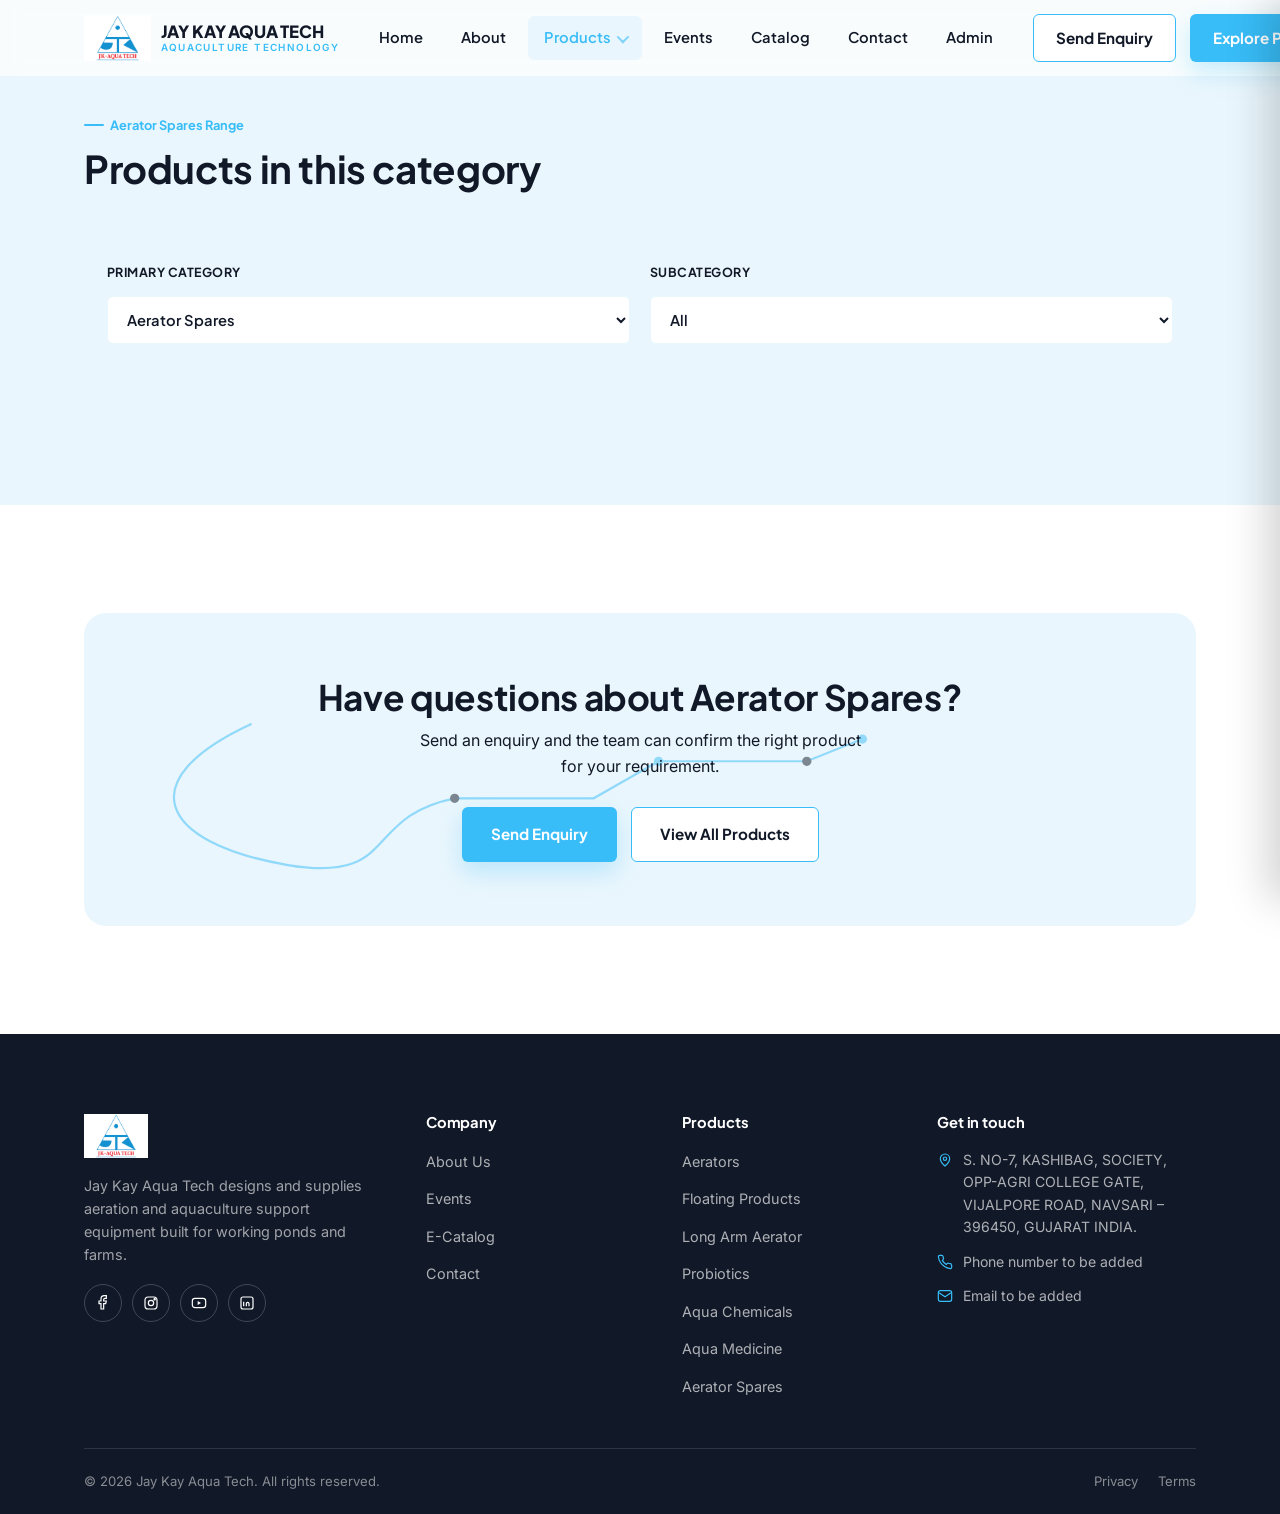
<file: aerator-spares.html>
<!DOCTYPE html>
<html lang="en">
<head>
    <meta charset="utf-8">
    <meta name="viewport" content="width=device-width, initial-scale=1.0">

    <title>Aerator Spares | Jay Kay Aqua Tech</title>

    <meta
        name="description"
        content="Browse the Jay Kay Aqua Tech Aerator Spares range."
    >

    <link
        href="https://www.jkaquatech.com/aerator-spares.html"
        rel="canonical"
    >

    <meta
        content="Aerator Spares | Jay Kay Aqua Tech"
        property="og:title"
    >

    <meta
        content="Browse the Jay Kay Aqua Tech Aerator Spares range."
        property="og:description"
    >

    <meta content="website" property="og:type">
    <meta content="Jay Kay Aqua Tech" property="og:site_name">
    <meta content="#38BDF8" name="theme-color">

    <link href="favicon.png" rel="icon" type="image/png">
    <link href="favicon.png" rel="apple-touch-icon">

    <link href="assets/style.css?v=20260922" rel="stylesheet">
</head>

<body>

<div id="site-header"></div>


<!-- PRODUCTS SECTION -->
<section class="section bg-foam">
    <div class="container">

        <div class="section-head">
            <span class="eyebrow">Aerator Spares Range</span>
            <h2>Products in this category</h2>
        </div>


        <!-- CATEGORY FILTER -->
        <div
            class="cat-filter-bar"
            data-cat-filter="1"
            data-multi-cat="0"
        >

            <div class="field">
                <label for="filterCategory">
                    Primary Category
                </label>

                <select
                    id="filterCategory"
                    data-current="aerator-spares"
                >
                    <option value="aerators">
                        Aerators
                    </option>

                    <option value="floating-products">
                        Floating Products
                    </option>

                    <option value="long-arm-aerator">
                        Long Arm Aerator
                    </option>

                    <option value="probiotics">
                        Probiotics
                    </option>

                    <option value="aqua-chemicals">
                        Aqua Chemicals
                    </option>

                    <option value="aqua-medicine">
                        Aqua Medicine
                    </option>

                    <option
                        value="aerator-spares"
                        selected
                    >
                        Aerator Spares
                    </option>
                </select>
            </div>


            <div class="field">
                <label for="filterSubcategory">
                    Subcategory
                </label>

                <select id="filterSubcategory">
                    <option value="all">
                        All
                    </option>
                </select>
            </div>

        </div>


        <!-- EMPTY STATE -->
        <div
            class="cat-filter-empty"
            data-cat-filter-empty="1"
            style="display:none"
        >
            No products are currently listed in this category.
        </div>


        <!-- PRODUCTS LOAD HERE -->
        <div
            class="grid grid-3"
            data-filter-group=""
        ></div>

    </div>
</section>


<!-- CTA SECTION -->
<section class="section">
    <div class="container">

        <div class="cta-band bg-deep">

            <div class="flow-bg">
                <svg
                    viewBox="0 0 1200 400"
                    xmlns="http://www.w3.org/2000/svg"
                >

                    <path
                        class="flow-line bright"
                        d="M 180,120 C 50,180 80,248 220,272 C 340,292 300,220 400,200 L 550,200 L 620,160 L 780,160 L 840,136"
                    ></path>

                    <circle
                        class="flow-node deep pulse-dot"
                        cx="400"
                        cy="200"
                        r="5"
                    ></circle>

                    <circle
                        class="flow-node pulse-dot"
                        cx="620"
                        cy="160"
                        r="5"
                    ></circle>

                    <circle
                        class="flow-node deep pulse-dot"
                        cx="780"
                        cy="160"
                        r="5"
                    ></circle>

                    <circle
                        class="flow-node pulse-dot"
                        cx="840"
                        cy="136"
                        r="5"
                    ></circle>

                </svg>
            </div>


            <h2>
                Have questions about Aerator Spares?
            </h2>

            <p>
                Send an enquiry and the team can confirm the right
                product for your requirement.
            </p>


            <div class="cta-actions">

                <a
                    class="btn btn-primary btn-on-dark"
                    href="contact.html?category=aerator-spares"
                >
                    Send Enquiry
                </a>

                <a
                    class="btn btn-ghost"
                    href="products.html"
                >
                    View All Products
                </a>

            </div>

        </div>

    </div>
</section>


<div id="site-footer"></div>


<script src="assets/script.js?v=20260922"></script>

</body>
</html>
</file>
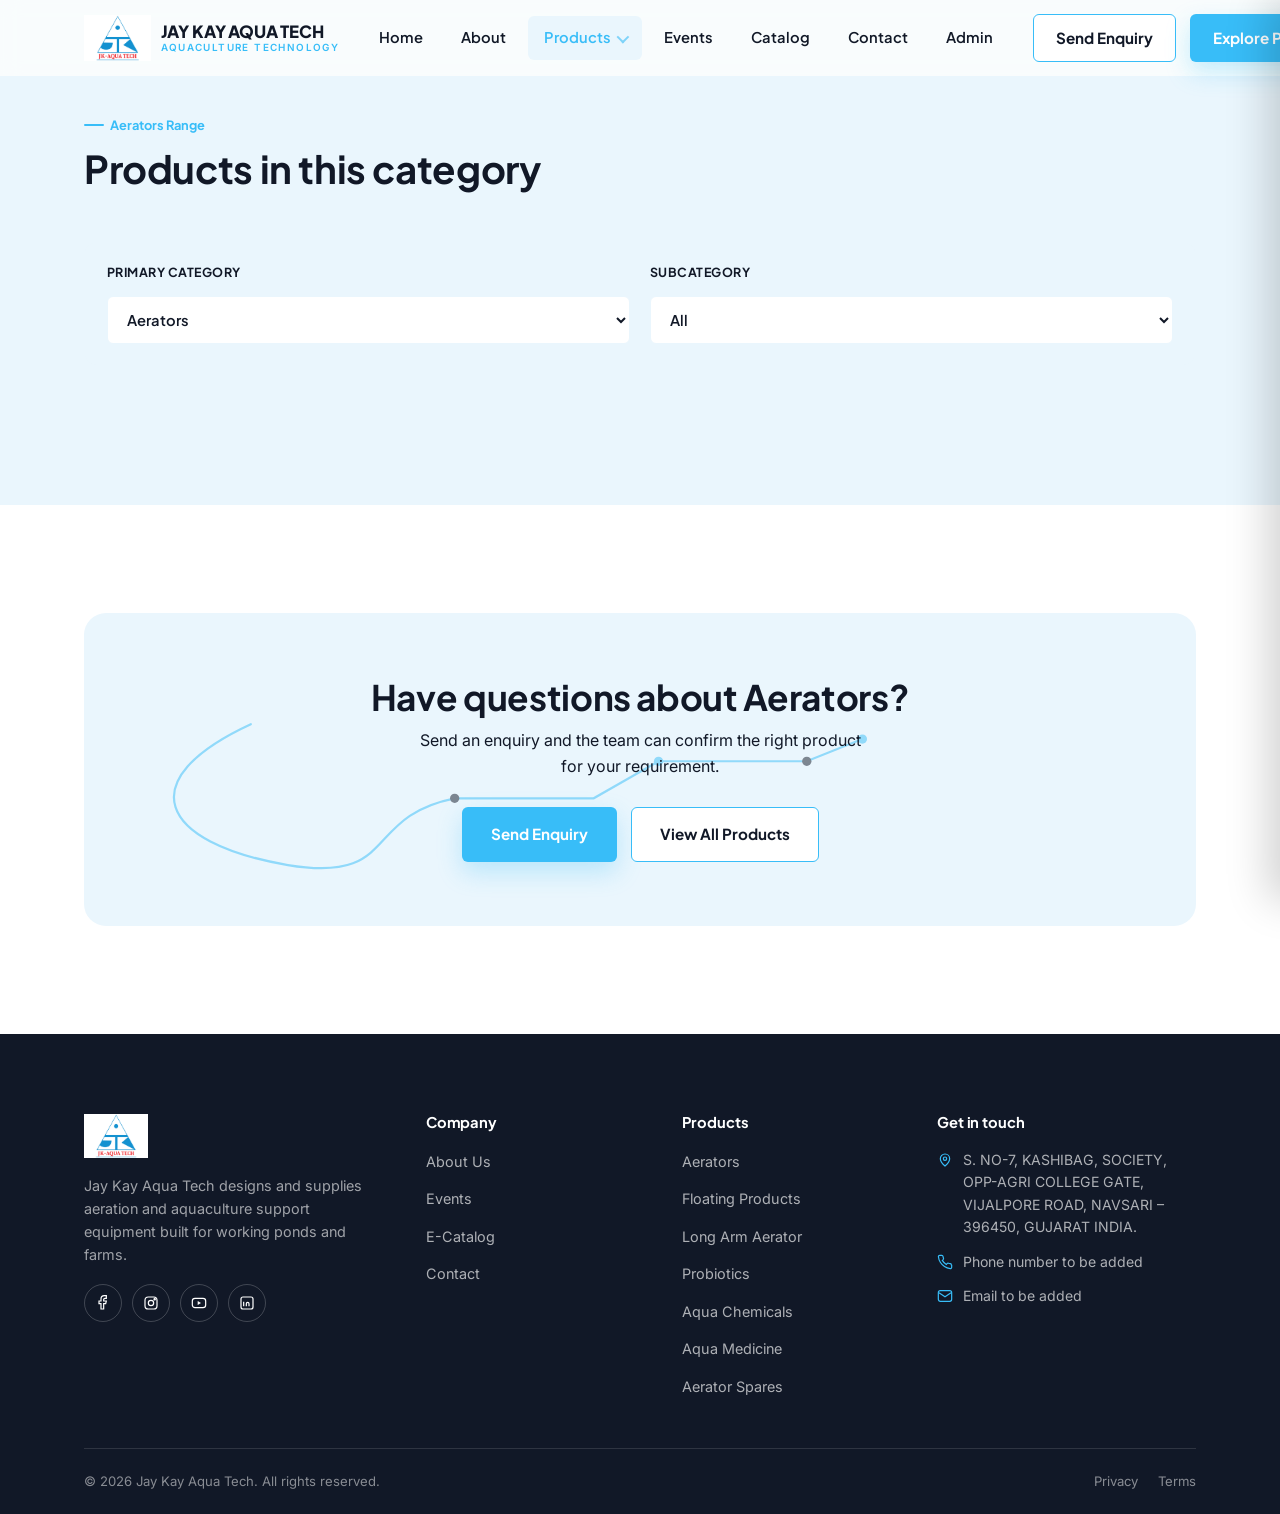
<file: aerators.html>
<!DOCTYPE html>
<html lang="en">
<head>
    <meta charset="utf-8">
    <meta name="viewport" content="width=device-width, initial-scale=1.0">

    <title>Aerators | Jay Kay Aqua Tech</title>

    <meta
        name="description"
        content="Browse the supplied Jay Kay Aqua Tech aerator range."
    >

    <link
        href="https://www.jkaquatech.com/aerators.html"
        rel="canonical"
    >

    <meta
        content="Aerators | Jay Kay Aqua Tech"
        property="og:title"
    >

    <meta
        content="Browse the supplied Jay Kay Aqua Tech aerator range."
        property="og:description"
    >

    <meta content="website" property="og:type">
    <meta content="Jay Kay Aqua Tech" property="og:site_name">
    <meta content="#38BDF8" name="theme-color">

    <link href="favicon.png" rel="icon" type="image/png">
    <link href="favicon.png" rel="apple-touch-icon">

    <link
        href="assets/style.css?v=20260922"
        rel="stylesheet"
    >
</head>

<body>

    <!-- =========================================================
         HEADER
         ========================================================= -->

    <div id="site-header"></div>


    <!-- =========================================================
         AERATORS PRODUCTS
         ========================================================= -->

    <section class="section bg-foam">

        <div class="container">

            <div class="section-head">

                <span class="eyebrow">
                    Aerators Range
                </span>

                <h2>
                    Products in this category
                </h2>

            </div>


            <!-- =================================================
                 CATEGORY FILTER
                 ================================================= -->

            <div
                class="cat-filter-bar"
                data-cat-filter="1"
                data-multi-cat="0"
            >

                <!-- PRIMARY CATEGORY -->

                <div class="field">

                    <label for="filterCategory">
                        Primary Category
                    </label>

                    <select
                        id="filterCategory"
                        data-current="aerators"
                    >

                        <option
                            value="aerators"
                            selected
                        >
                            Aerators
                        </option>

                        <option value="floating-products">
                            Floating Products
                        </option>

                        <option value="long-arm-aerator">
                            Long Arm Aerator
                        </option>

                        <option value="probiotics">
                            Probiotics
                        </option>

                        <option value="aqua-chemicals">
                            Aqua Chemicals
                        </option>

                        <option value="aqua-medicine">
                            Aqua Medicine
                        </option>

                        <option value="aerator-spares">
                            Aerator Spares
                        </option>

                    </select>

                </div>


                <!-- SUBCATEGORY -->

                <div class="field">

                    <label for="filterSubcategory">
                        Subcategory
                    </label>

                    <select id="filterSubcategory">

                        <option value="all">
                            All
                        </option>

                    </select>

                </div>

            </div>


            <!-- =================================================
                 EMPTY PRODUCT MESSAGE
                 ================================================= -->

            <div
                class="cat-filter-empty"
                data-cat-filter-empty="1"
                style="display:none"
            >
                No products are currently listed in this category.
            </div>


            <!-- =================================================
                 PRODUCT GRID
                 ================================================= -->

            <div
                class="grid grid-3"
                data-filter-group=""
            ></div>

        </div>

    </section>


    <!-- =========================================================
         CTA
         ========================================================= -->

    <section class="section">

        <div class="container">

            <div class="cta-band bg-deep">

                <div class="flow-bg">

                    <svg
                        viewBox="0 0 1200 400"
                        xmlns="http://www.w3.org/2000/svg"
                    >

                        <path
                            class="flow-line bright"
                            d="M 180,120 C 50,180 80,248 220,272 C 340,292 300,220 400,200 L 550,200 L 620,160 L 780,160 L 840,136"
                        ></path>

                        <circle
                            class="flow-node deep pulse-dot"
                            cx="400"
                            cy="200"
                            r="5"
                        ></circle>

                        <circle
                            class="flow-node pulse-dot"
                            cx="620"
                            cy="160"
                            r="5"
                        ></circle>

                        <circle
                            class="flow-node deep pulse-dot"
                            cx="780"
                            cy="160"
                            r="5"
                        ></circle>

                        <circle
                            class="flow-node pulse-dot"
                            cx="840"
                            cy="136"
                            r="5"
                        ></circle>

                    </svg>

                </div>


                <h2>
                    Have questions about Aerators?
                </h2>

                <p>
                    Send an enquiry and the team can confirm the right product for your requirement.
                </p>


                <div class="cta-actions">

                    <a
                        class="btn btn-primary btn-on-dark"
                        href="contact.html?category=aerators"
                    >
                        Send Enquiry
                    </a>

                    <a
                        class="btn btn-ghost"
                        href="products.html"
                    >
                        View All Products
                    </a>

                </div>

            </div>

        </div>

    </section>


    <!-- =========================================================
         FOOTER
         ========================================================= -->

    <div id="site-footer"></div>


    <!-- =========================================================
         MAIN JAVASCRIPT
         ========================================================= -->

    <script src="assets/script.js?v=20260922"></script>

</body>
</html>
</file>
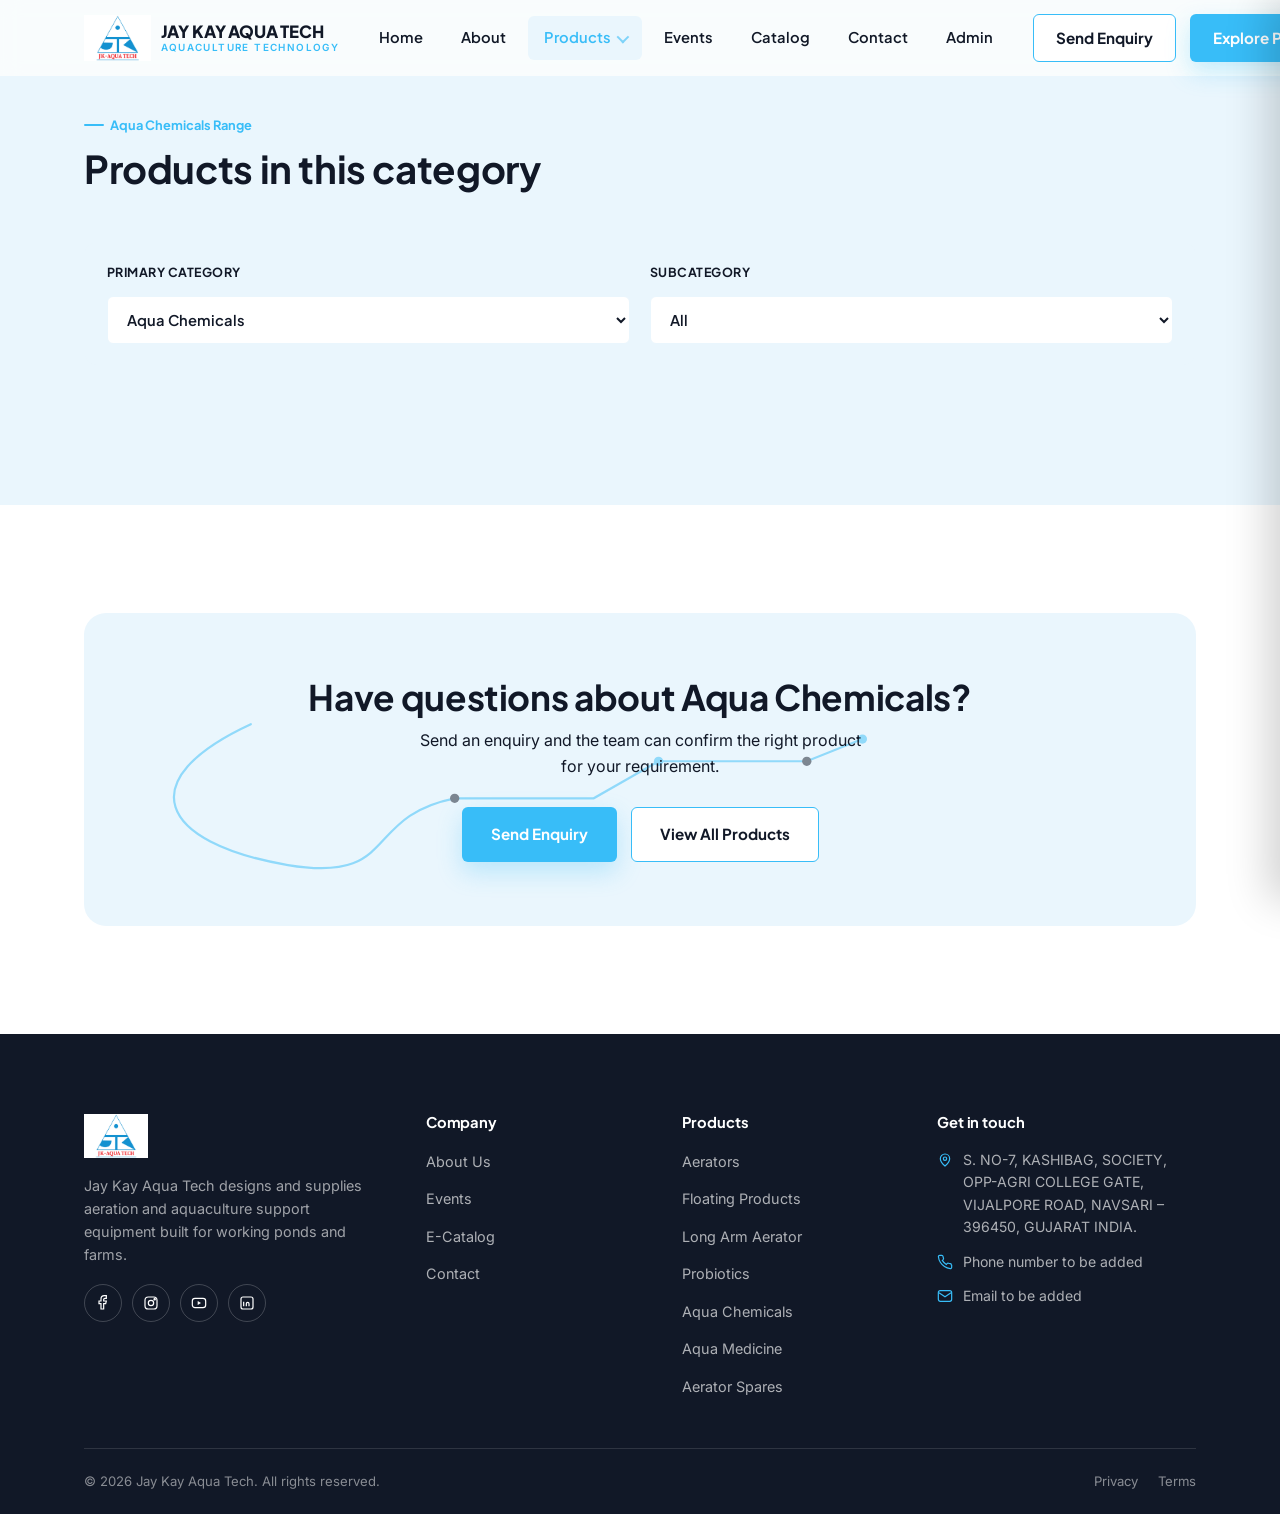
<file: aqua-chemicals.html>
<!DOCTYPE html>
<html lang="en">
<head>
    <meta charset="utf-8">
    <meta name="viewport" content="width=device-width, initial-scale=1.0">

    <title>Aqua Chemicals | Jay Kay Aqua Tech</title>

    <meta
        name="description"
        content="Browse the Jay Kay Aqua Tech Aqua Chemicals range."
    >

    <link
        href="https://www.jkaquatech.com/aqua-chemicals.html"
        rel="canonical"
    >

    <meta
        content="Aqua Chemicals | Jay Kay Aqua Tech"
        property="og:title"
    >

    <meta
        content="Browse the Jay Kay Aqua Tech Aqua Chemicals range."
        property="og:description"
    >

    <meta content="website" property="og:type">
    <meta content="Jay Kay Aqua Tech" property="og:site_name">
    <meta content="#38BDF8" name="theme-color">

    <link href="favicon.png" rel="icon" type="image/png">
    <link href="favicon.png" rel="apple-touch-icon">

    <link href="assets/style.css?v=20260922" rel="stylesheet">
</head>

<body>

<div id="site-header"></div>


<!-- PRODUCTS SECTION -->
<section class="section bg-foam">
    <div class="container">

        <div class="section-head">
            <span class="eyebrow">Aqua Chemicals Range</span>
            <h2>Products in this category</h2>
        </div>


        <!-- CATEGORY FILTER -->
        <div
            class="cat-filter-bar"
            data-cat-filter="1"
            data-multi-cat="0"
        >

            <div class="field">
                <label for="filterCategory">
                    Primary Category
                </label>

                <select
                    id="filterCategory"
                    data-current="aqua-chemicals"
                >
                    <option value="aerators">
                        Aerators
                    </option>

                    <option value="floating-products">
                        Floating Products
                    </option>

                    <option value="long-arm-aerator">
                        Long Arm Aerator
                    </option>

                    <option value="probiotics">
                        Probiotics
                    </option>

                    <option
                        value="aqua-chemicals"
                        selected
                    >
                        Aqua Chemicals
                    </option>

                    <option value="aqua-medicine">
                        Aqua Medicine
                    </option>

                    <option value="aerator-spares">
                        Aerator Spares
                    </option>
                </select>
            </div>


            <div class="field">
                <label for="filterSubcategory">
                    Subcategory
                </label>

                <select id="filterSubcategory">
                    <option value="all">
                        All
                    </option>
                </select>
            </div>

        </div>


        <!-- EMPTY STATE -->
        <div
            class="cat-filter-empty"
            data-cat-filter-empty="1"
            style="display:none"
        >
            No products are currently listed in this category.
        </div>


        <!-- PRODUCTS LOAD HERE -->
        <div
            class="grid grid-3"
            data-filter-group=""
        ></div>

    </div>
</section>


<!-- CTA SECTION -->
<section class="section">
    <div class="container">

        <div class="cta-band bg-deep">

            <div class="flow-bg">
                <svg
                    viewBox="0 0 1200 400"
                    xmlns="http://www.w3.org/2000/svg"
                >

                    <path
                        class="flow-line bright"
                        d="M 180,120 C 50,180 80,248 220,272 C 340,292 300,220 400,200 L 550,200 L 620,160 L 780,160 L 840,136"
                    ></path>

                    <circle
                        class="flow-node deep pulse-dot"
                        cx="400"
                        cy="200"
                        r="5"
                    ></circle>

                    <circle
                        class="flow-node pulse-dot"
                        cx="620"
                        cy="160"
                        r="5"
                    ></circle>

                    <circle
                        class="flow-node deep pulse-dot"
                        cx="780"
                        cy="160"
                        r="5"
                    ></circle>

                    <circle
                        class="flow-node pulse-dot"
                        cx="840"
                        cy="136"
                        r="5"
                    ></circle>

                </svg>
            </div>


            <h2>
                Have questions about Aqua Chemicals?
            </h2>

            <p>
                Send an enquiry and the team can confirm the right
                product for your requirement.
            </p>


            <div class="cta-actions">

                <a
                    class="btn btn-primary btn-on-dark"
                    href="contact.html?category=aqua-chemicals"
                >
                    Send Enquiry
                </a>

                <a
                    class="btn btn-ghost"
                    href="products.html"
                >
                    View All Products
                </a>

            </div>

        </div>

    </div>
</section>


<div id="site-footer"></div>


<script src="assets/script.js?v=20260922"></script>

</body>
</html>
</file>
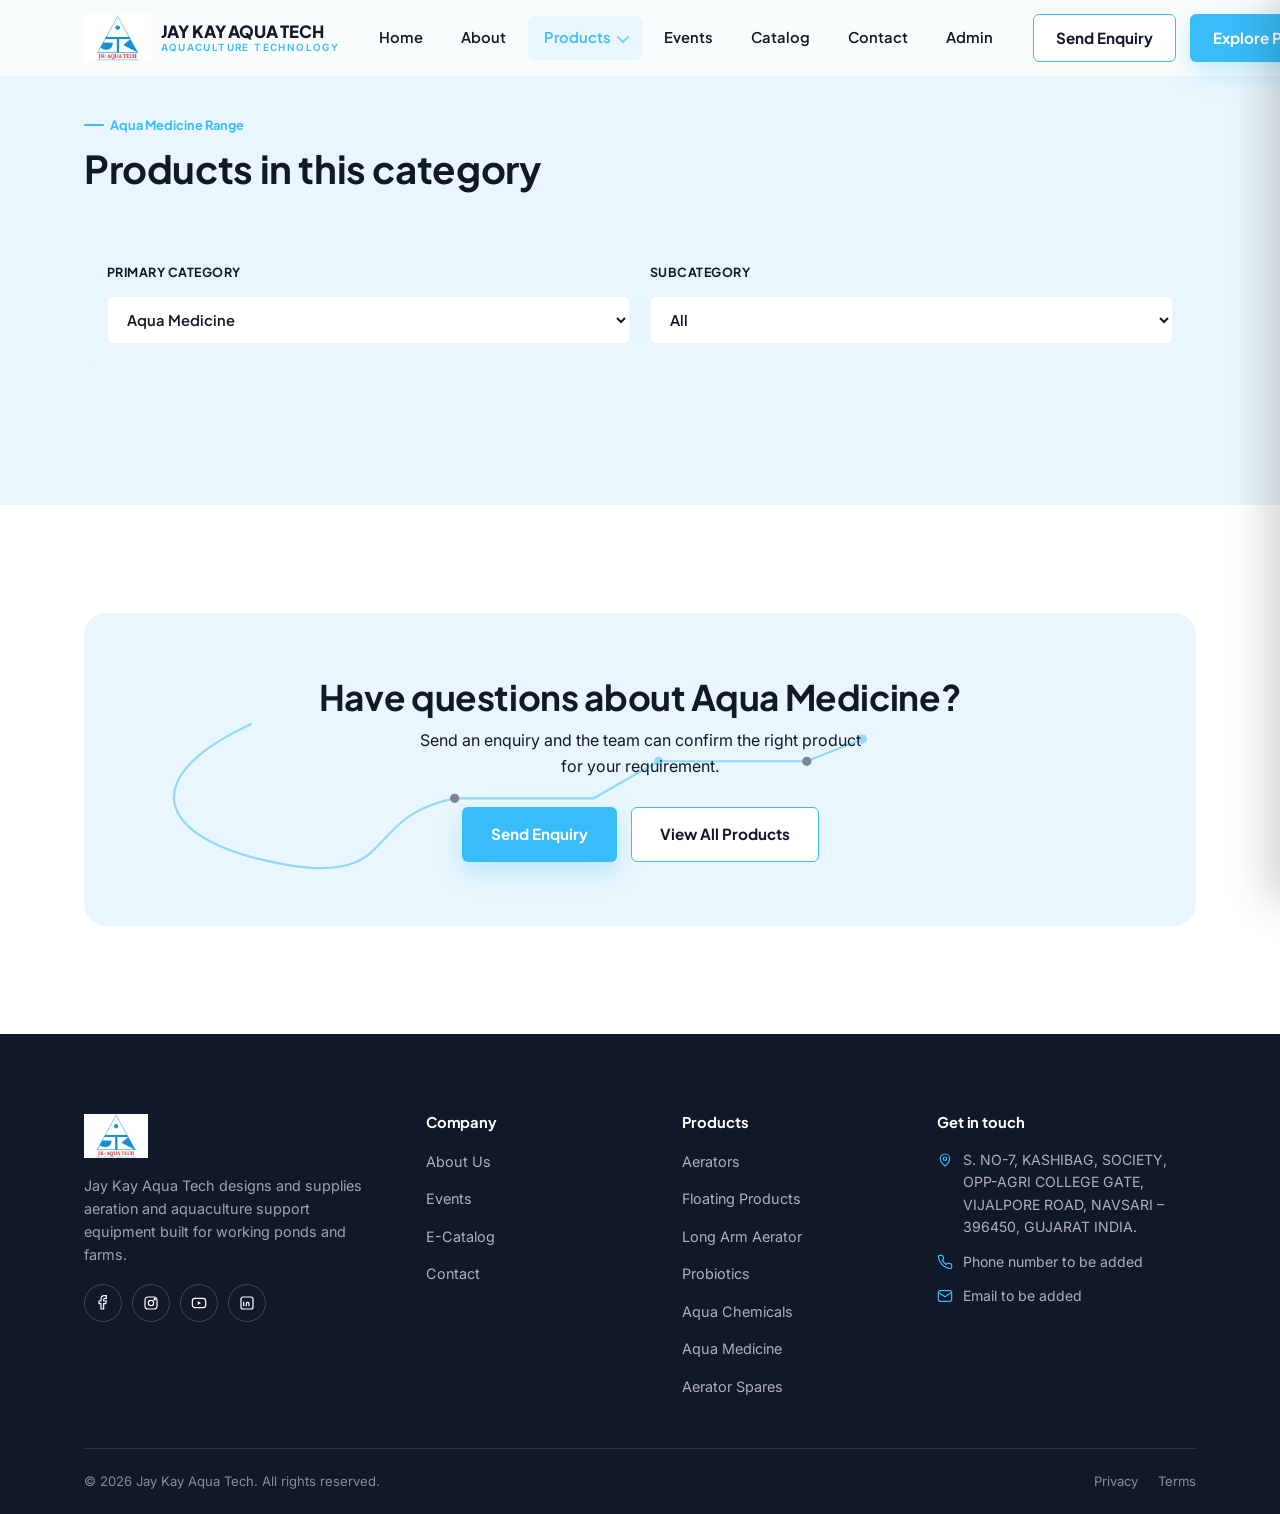
<file: aqua-medicine.html>
<!DOCTYPE html>
<html lang="en">
<head>
    <meta charset="utf-8">
    <meta name="viewport" content="width=device-width, initial-scale=1.0">

    <title>Aqua Medicine | Jay Kay Aqua Tech</title>

    <meta
        name="description"
        content="Browse the Jay Kay Aqua Tech Aqua Medicine range."
    >

    <link
        href="https://www.jkaquatech.com/aqua-medicine.html"
        rel="canonical"
    >

    <meta
        content="Aqua Medicine | Jay Kay Aqua Tech"
        property="og:title"
    >

    <meta
        content="Browse the Jay Kay Aqua Tech Aqua Medicine range."
        property="og:description"
    >

    <meta content="website" property="og:type">
    <meta content="Jay Kay Aqua Tech" property="og:site_name">
    <meta content="#38BDF8" name="theme-color">

    <link href="favicon.png" rel="icon" type="image/png">
    <link href="favicon.png" rel="apple-touch-icon">

    <link href="assets/style.css?v=20260922" rel="stylesheet">
</head>

<body>

<div id="site-header"></div>


<!-- PRODUCTS SECTION -->
<section class="section bg-foam">
    <div class="container">

        <div class="section-head">
            <span class="eyebrow">Aqua Medicine Range</span>
            <h2>Products in this category</h2>
        </div>


        <!-- CATEGORY FILTER -->
        <div
            class="cat-filter-bar"
            data-cat-filter="1"
            data-multi-cat="0"
        >

            <div class="field">
                <label for="filterCategory">
                    Primary Category
                </label>

                <select
                    id="filterCategory"
                    data-current="aqua-medicine"
                >
                    <option value="aerators">
                        Aerators
                    </option>

                    <option value="floating-products">
                        Floating Products
                    </option>

                    <option value="long-arm-aerator">
                        Long Arm Aerator
                    </option>

                    <option value="probiotics">
                        Probiotics
                    </option>

                    <option value="aqua-chemicals">
                        Aqua Chemicals
                    </option>

                    <option
                        value="aqua-medicine"
                        selected
                    >
                        Aqua Medicine
                    </option>

                    <option value="aerator-spares">
                        Aerator Spares
                    </option>
                </select>
            </div>


            <div class="field">
                <label for="filterSubcategory">
                    Subcategory
                </label>

                <select id="filterSubcategory">
                    <option value="all">
                        All
                    </option>
                </select>
            </div>

        </div>


        <!-- EMPTY STATE -->
        <div
            class="cat-filter-empty"
            data-cat-filter-empty="1"
            style="display:none"
        >
            No products are currently listed in this category.
        </div>


        <!-- PRODUCTS LOAD HERE -->
        <div
            class="grid grid-3"
            data-filter-group=""
        ></div>

    </div>
</section>


<!-- CTA SECTION -->
<section class="section">
    <div class="container">

        <div class="cta-band bg-deep">

            <div class="flow-bg">
                <svg
                    viewBox="0 0 1200 400"
                    xmlns="http://www.w3.org/2000/svg"
                >

                    <path
                        class="flow-line bright"
                        d="M 180,120 C 50,180 80,248 220,272 C 340,292 300,220 400,200 L 550,200 L 620,160 L 780,160 L 840,136"
                    ></path>

                    <circle
                        class="flow-node deep pulse-dot"
                        cx="400"
                        cy="200"
                        r="5"
                    ></circle>

                    <circle
                        class="flow-node pulse-dot"
                        cx="620"
                        cy="160"
                        r="5"
                    ></circle>

                    <circle
                        class="flow-node deep pulse-dot"
                        cx="780"
                        cy="160"
                        r="5"
                    ></circle>

                    <circle
                        class="flow-node pulse-dot"
                        cx="840"
                        cy="136"
                        r="5"
                    ></circle>

                </svg>
            </div>


            <h2>
                Have questions about Aqua Medicine?
            </h2>

            <p>
                Send an enquiry and the team can confirm the right
                product for your requirement.
            </p>


            <div class="cta-actions">

                <a
                    class="btn btn-primary btn-on-dark"
                    href="contact.html?category=aqua-medicine"
                >
                    Send Enquiry
                </a>

                <a
                    class="btn btn-ghost"
                    href="products.html"
                >
                    View All Products
                </a>

            </div>

        </div>

    </div>
</section>


<div id="site-footer"></div>


<script src="assets/script.js?v=20260922"></script>

</body>
</html>
</file>
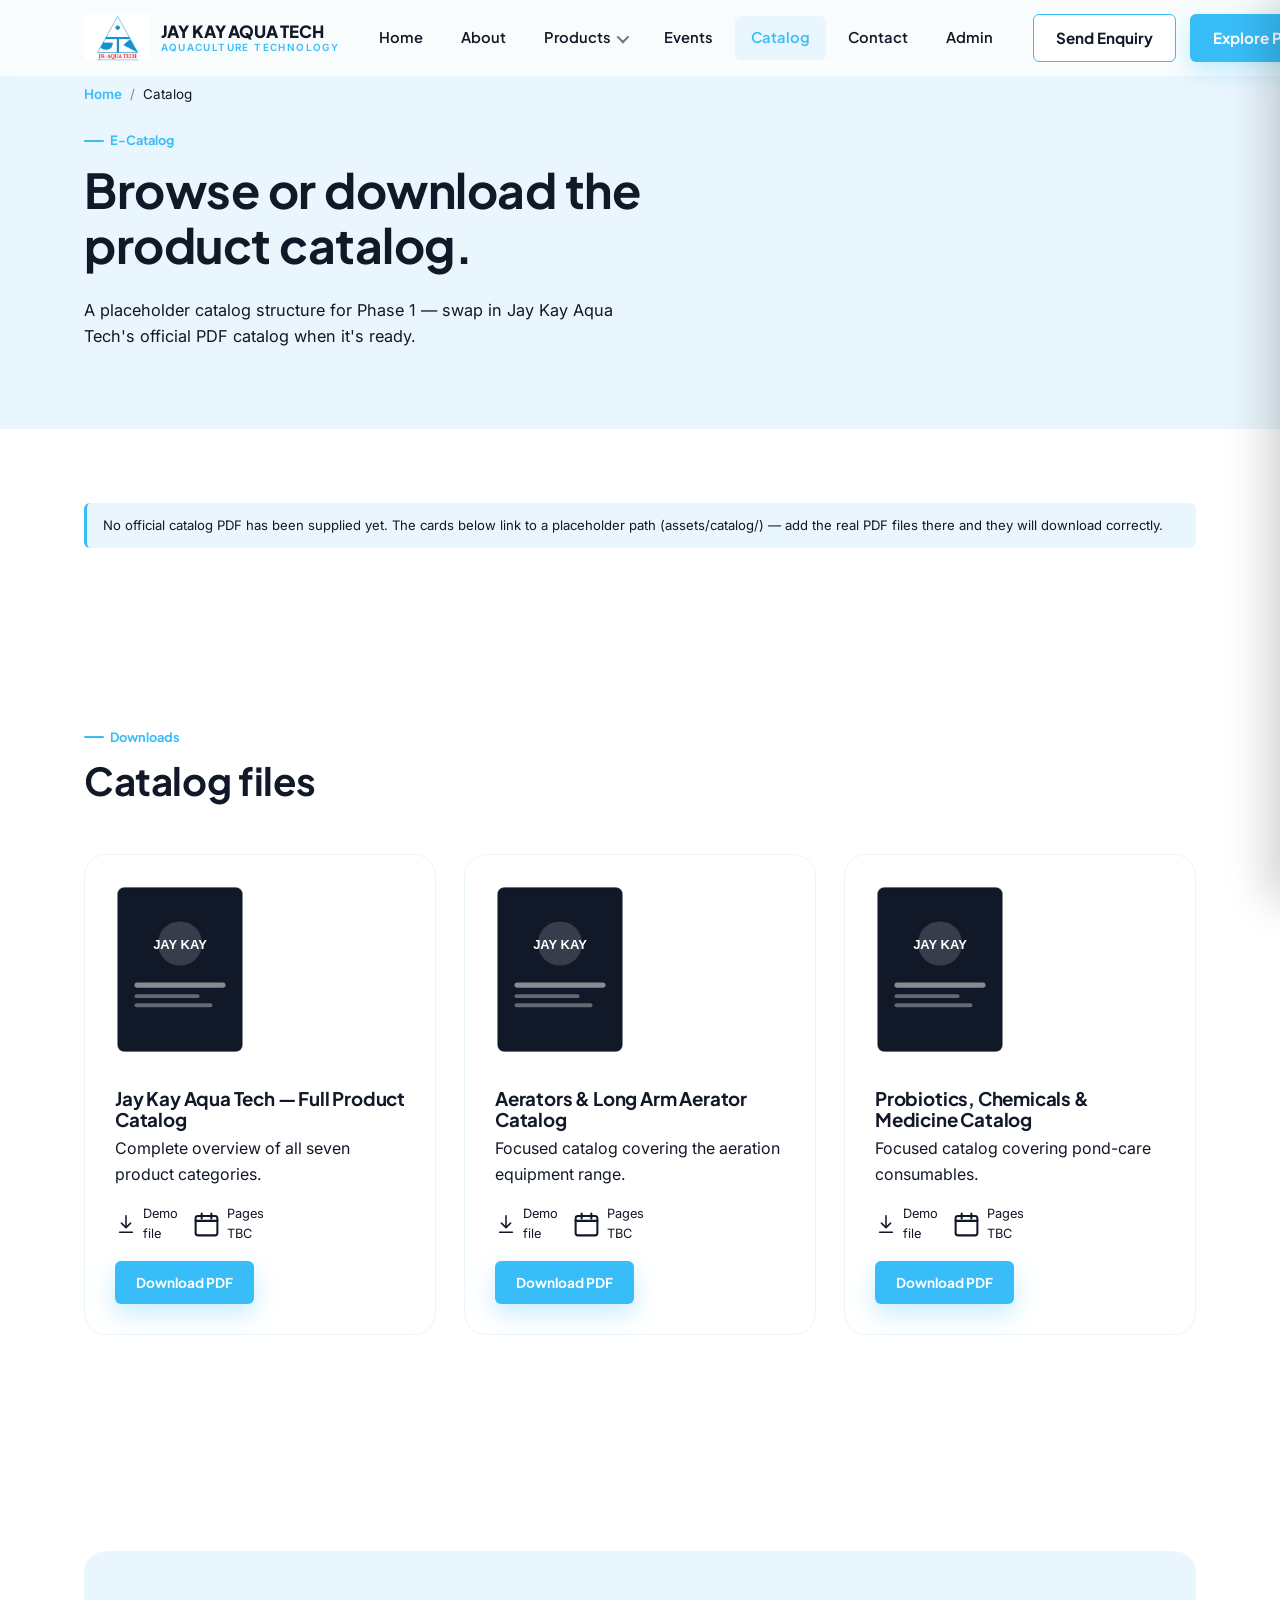
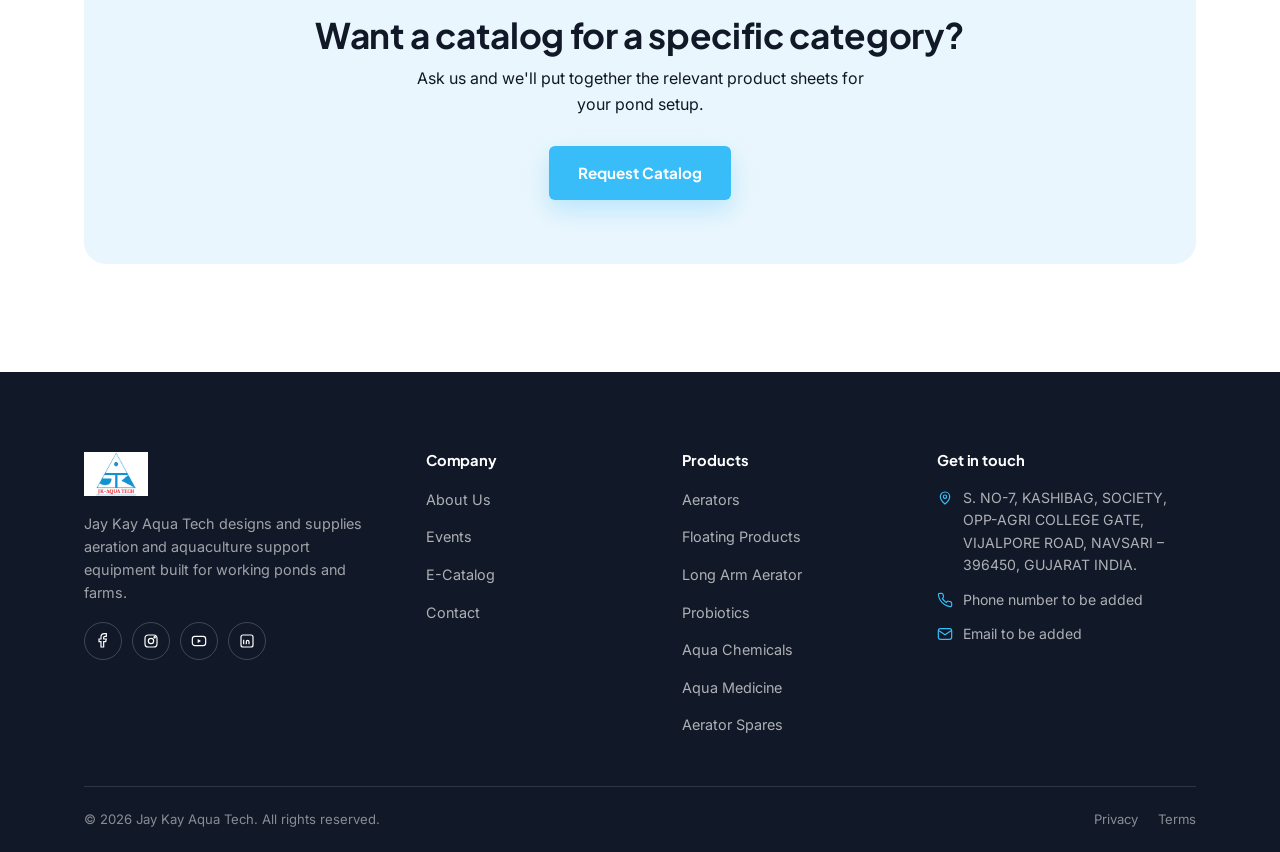
<file: catalog.html>
<!DOCTYPE html>
<html lang="en">
<head>
<meta charset="UTF-8">
<meta name="viewport" content="width=device-width, initial-scale=1.0">
<title>E-Catalog | Jay Kay Aqua Tech</title>
<meta name="description" content="Download the Jay Kay Aqua Tech product catalog — placeholder catalog ready to be replaced with the official PDF.">
<link rel="canonical" href="https://www.jkaquatech.com/catalog.html">
<meta property="og:title" content="E-Catalog | Jay Kay Aqua Tech">
<meta property="og:description" content="Download the Jay Kay Aqua Tech product catalog — placeholder catalog ready to be replaced with the official PDF.">
<meta property="og:type" content="website">
<meta property="og:site_name" content="Jay Kay Aqua Tech">
<meta name="theme-color" content="#38BDF8">
<link rel="icon" type="image/png" href="favicon.png">
<link rel="apple-touch-icon" href="favicon.png">
<link rel="stylesheet" href="assets/style.css?v=20260922">
</head>
<body>
<div id="site-header"></div>
<section class="page-hero">
  <div class="flow-bg"><path class="flow-line bright" d="M 216.0,102.0 C 60.0,153.0 96.0,210.8 264.0,231.20000000000002 C 408.00000000000006,248.2 360.0,187.00000000000003 480.0,170.0 L 660.0,170.0 L 744.0,136.0 L 936.0,136.0 L 1008.0,115.60000000000001"/><circle class="flow-node deep pulse-dot" cx="480.0" cy="170.0" r="5"/><circle class="flow-node  pulse-dot" cx="744.0" cy="136.0" r="5"/><circle class="flow-node deep pulse-dot" cx="936.0" cy="136.0" r="5"/><circle class="flow-node  pulse-dot" cx="1008.0" cy="115.6" r="5"/></div>
  <div class="container">
    <div class="breadcrumb"><a href="index.html">Home</a><span class="sep">/</span><span aria-current="page">Catalog</span></div>
    <span class="eyebrow">E-Catalog</span>
    <h1>Browse or download the product catalog.</h1>
    <p>A placeholder catalog structure for Phase 1 — swap in Jay Kay Aqua Tech's official PDF catalog when it's ready.</p>
    
  </div>
</section><section class="section-tight"><div class="container"><div class="placeholder-note">No official catalog PDF has been supplied yet. The cards below link to a placeholder path (assets/catalog/) — add the real PDF files there and they will download correctly.</div></div></section><section class="section"><div class="container">
    <div class="section-head">
      <span class="eyebrow">Downloads</span>
      <h2>Catalog files</h2>
    </div>
    <div class="grid grid-3"><div class="catalog-card reveal">
      <div class="cover"><svg viewBox="0 0 200 260" xmlns="http://www.w3.org/2000/svg">
<defs></defs>
<rect x="4" y="4" width="192" height="252" rx="10" fill="#111827"/>
<rect x="4" y="4" width="192" height="252" rx="10" fill="none" stroke="#111827" stroke-opacity="0.2" stroke-width="2"/>
<circle cx="100" cy="90" r="34" fill="#FFFFFF" opacity="0.16"/>
<rect x="30" y="150" width="140" height="8" rx="4" fill="#FFFFFF" opacity="0.5"/>
<rect x="30" y="168" width="100" height="6" rx="3" fill="#FFFFFF" opacity="0.35"/>
<rect x="30" y="182" width="120" height="6" rx="3" fill="#FFFFFF" opacity="0.35"/>
<text x="100" y="98" text-anchor="middle" font-family="Arial" font-weight="700" font-size="20" fill="#fff">JAY KAY</text>
</svg></div>
      <div class="info">
        <h3>Jay Kay Aqua Tech — Full Product Catalog</h3>
        <p>Complete overview of all seven product categories.</p>
        <div class="meta"><span><svg viewBox="0 0 24 24" fill="none" stroke="currentColor" stroke-width="1.7" stroke-linecap="round" stroke-linejoin="round"><path d="M12 3v12"/><path d="M7 11l5 5 5-5"/><path d="M5 21h14"/></svg> Demo file</span><span><svg viewBox="0 0 24 24" fill="none" stroke="currentColor" stroke-width="1.7" stroke-linecap="round" stroke-linejoin="round"><rect x="3" y="5" width="18" height="16" rx="2"/><path d="M3 9h18M8 3v4M16 3v4"/></svg> Pages TBC</span></div>
        <a href="assets/catalog/placeholder-catalog.pdf" class="btn btn-primary btn-sm" download>Download PDF</a>
      </div>
    </div><div class="catalog-card reveal">
      <div class="cover"><svg viewBox="0 0 200 260" xmlns="http://www.w3.org/2000/svg">
<defs></defs>
<rect x="4" y="4" width="192" height="252" rx="10" fill="#111827"/>
<rect x="4" y="4" width="192" height="252" rx="10" fill="none" stroke="#111827" stroke-opacity="0.2" stroke-width="2"/>
<circle cx="100" cy="90" r="34" fill="#FFFFFF" opacity="0.16"/>
<rect x="30" y="150" width="140" height="8" rx="4" fill="#FFFFFF" opacity="0.5"/>
<rect x="30" y="168" width="100" height="6" rx="3" fill="#FFFFFF" opacity="0.35"/>
<rect x="30" y="182" width="120" height="6" rx="3" fill="#FFFFFF" opacity="0.35"/>
<text x="100" y="98" text-anchor="middle" font-family="Arial" font-weight="700" font-size="20" fill="#fff">JAY KAY</text>
</svg></div>
      <div class="info">
        <h3>Aerators & Long Arm Aerator Catalog</h3>
        <p>Focused catalog covering the aeration equipment range.</p>
        <div class="meta"><span><svg viewBox="0 0 24 24" fill="none" stroke="currentColor" stroke-width="1.7" stroke-linecap="round" stroke-linejoin="round"><path d="M12 3v12"/><path d="M7 11l5 5 5-5"/><path d="M5 21h14"/></svg> Demo file</span><span><svg viewBox="0 0 24 24" fill="none" stroke="currentColor" stroke-width="1.7" stroke-linecap="round" stroke-linejoin="round"><rect x="3" y="5" width="18" height="16" rx="2"/><path d="M3 9h18M8 3v4M16 3v4"/></svg> Pages TBC</span></div>
        <a href="assets/catalog/placeholder-catalog.pdf" class="btn btn-primary btn-sm" download>Download PDF</a>
      </div>
    </div><div class="catalog-card reveal">
      <div class="cover"><svg viewBox="0 0 200 260" xmlns="http://www.w3.org/2000/svg">
<defs></defs>
<rect x="4" y="4" width="192" height="252" rx="10" fill="#111827"/>
<rect x="4" y="4" width="192" height="252" rx="10" fill="none" stroke="#111827" stroke-opacity="0.2" stroke-width="2"/>
<circle cx="100" cy="90" r="34" fill="#FFFFFF" opacity="0.16"/>
<rect x="30" y="150" width="140" height="8" rx="4" fill="#FFFFFF" opacity="0.5"/>
<rect x="30" y="168" width="100" height="6" rx="3" fill="#FFFFFF" opacity="0.35"/>
<rect x="30" y="182" width="120" height="6" rx="3" fill="#FFFFFF" opacity="0.35"/>
<text x="100" y="98" text-anchor="middle" font-family="Arial" font-weight="700" font-size="20" fill="#fff">JAY KAY</text>
</svg></div>
      <div class="info">
        <h3>Probiotics, Chemicals & Medicine Catalog</h3>
        <p>Focused catalog covering pond-care consumables.</p>
        <div class="meta"><span><svg viewBox="0 0 24 24" fill="none" stroke="currentColor" stroke-width="1.7" stroke-linecap="round" stroke-linejoin="round"><path d="M12 3v12"/><path d="M7 11l5 5 5-5"/><path d="M5 21h14"/></svg> Demo file</span><span><svg viewBox="0 0 24 24" fill="none" stroke="currentColor" stroke-width="1.7" stroke-linecap="round" stroke-linejoin="round"><rect x="3" y="5" width="18" height="16" rx="2"/><path d="M3 9h18M8 3v4M16 3v4"/></svg> Pages TBC</span></div>
        <a href="assets/catalog/placeholder-catalog.pdf" class="btn btn-primary btn-sm" download>Download PDF</a>
      </div>
    </div></div>
    </div></section><section class="section"><div class="container"><div class="cta-band bg-deep">
    <div class="flow-bg"><path class="flow-line bright" d="M 180.0,120.0 C 50.0,180.0 80.0,248.0 220.0,272.0 C 340.0,292.0 300.0,220.00000000000003 400.0,200.0 L 550.0,200.0 L 620.0,160.0 L 780.0,160.0 L 840.0,136.0"/><circle class="flow-node deep pulse-dot" cx="400.0" cy="200.0" r="5"/><circle class="flow-node  pulse-dot" cx="620.0" cy="160.0" r="5"/><circle class="flow-node deep pulse-dot" cx="780.0" cy="160.0" r="5"/><circle class="flow-node  pulse-dot" cx="840.0" cy="136.0" r="5"/></div>
    <h2>Want a catalog for a specific category?</h2>
    <p>Ask us and we'll put together the relevant product sheets for your pond setup.</p>
    <div class="cta-actions">
      <a href="contact.html" class="btn btn-primary btn-on-dark">Request Catalog</a>
      
    </div>
  </div></div></section><div id="site-footer"></div>
<script src="assets/script.js?v=20260922"></script>
</body>
</html>
</file>
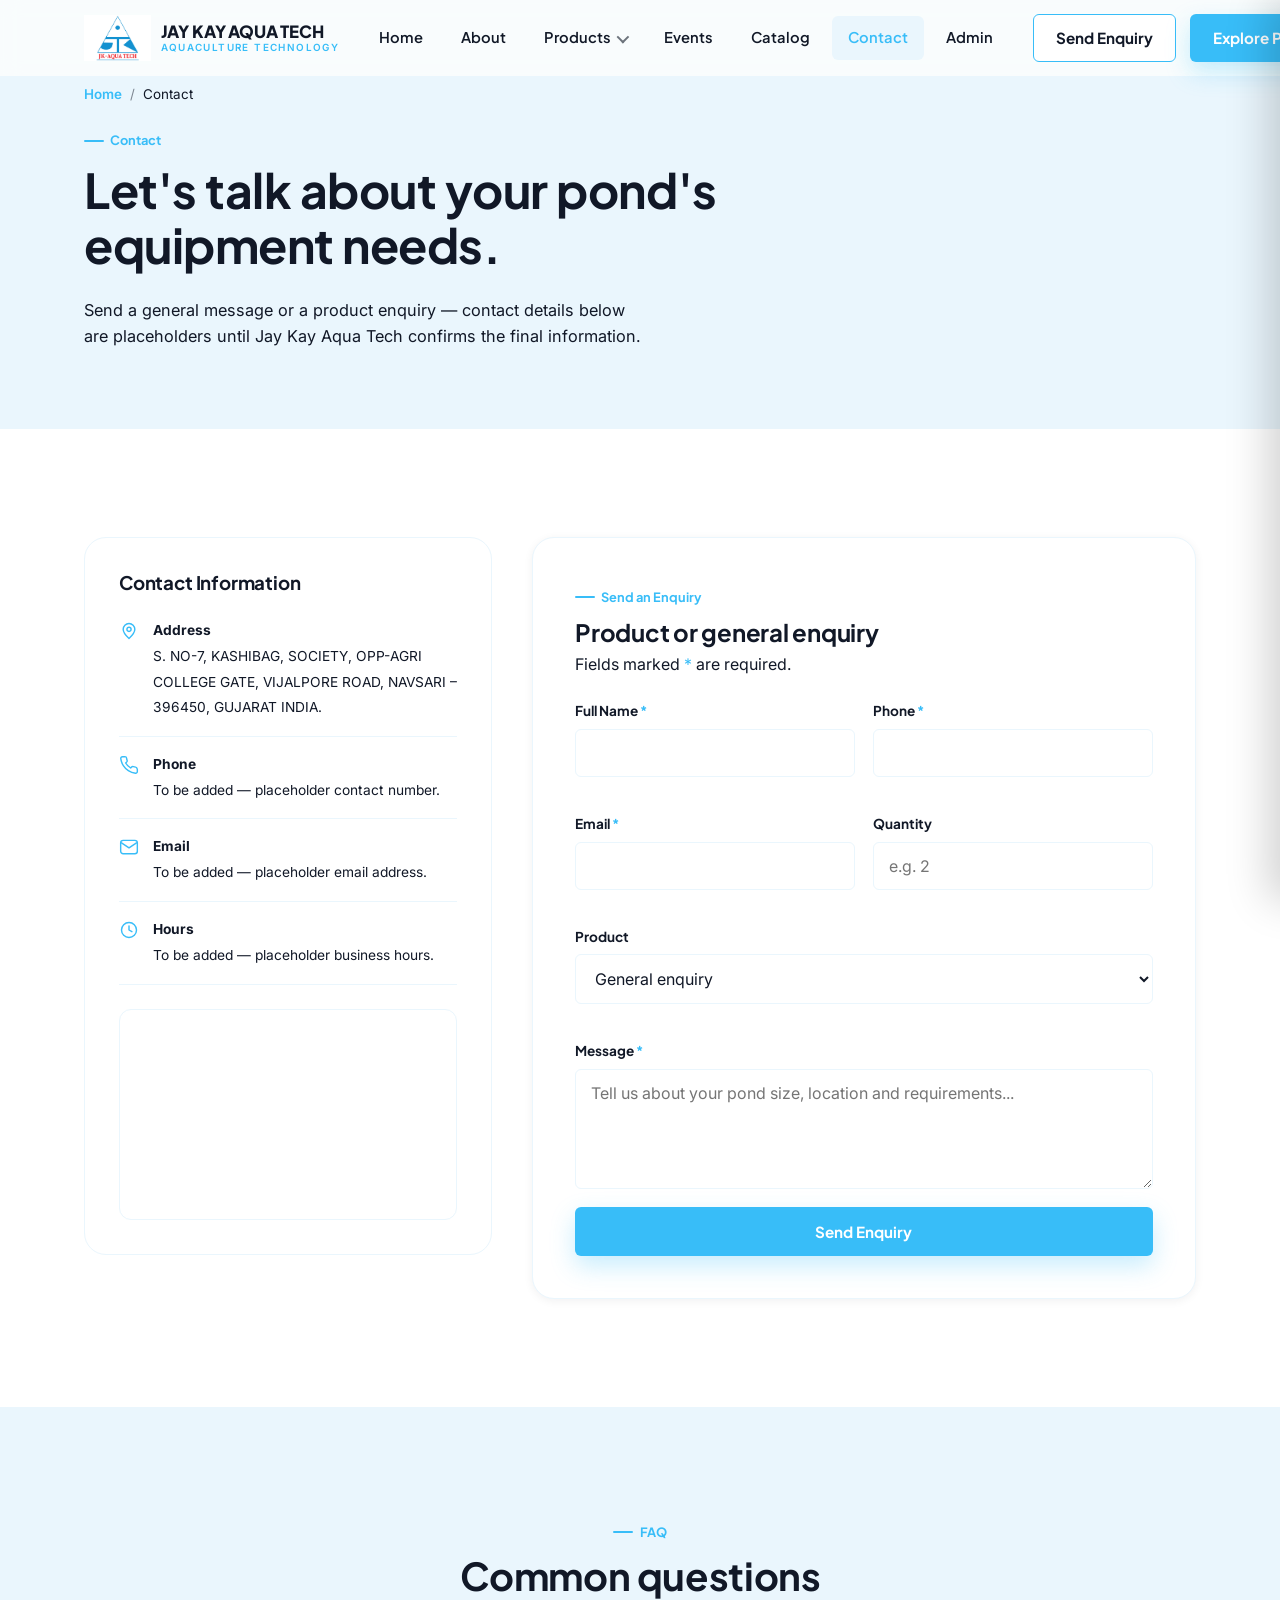
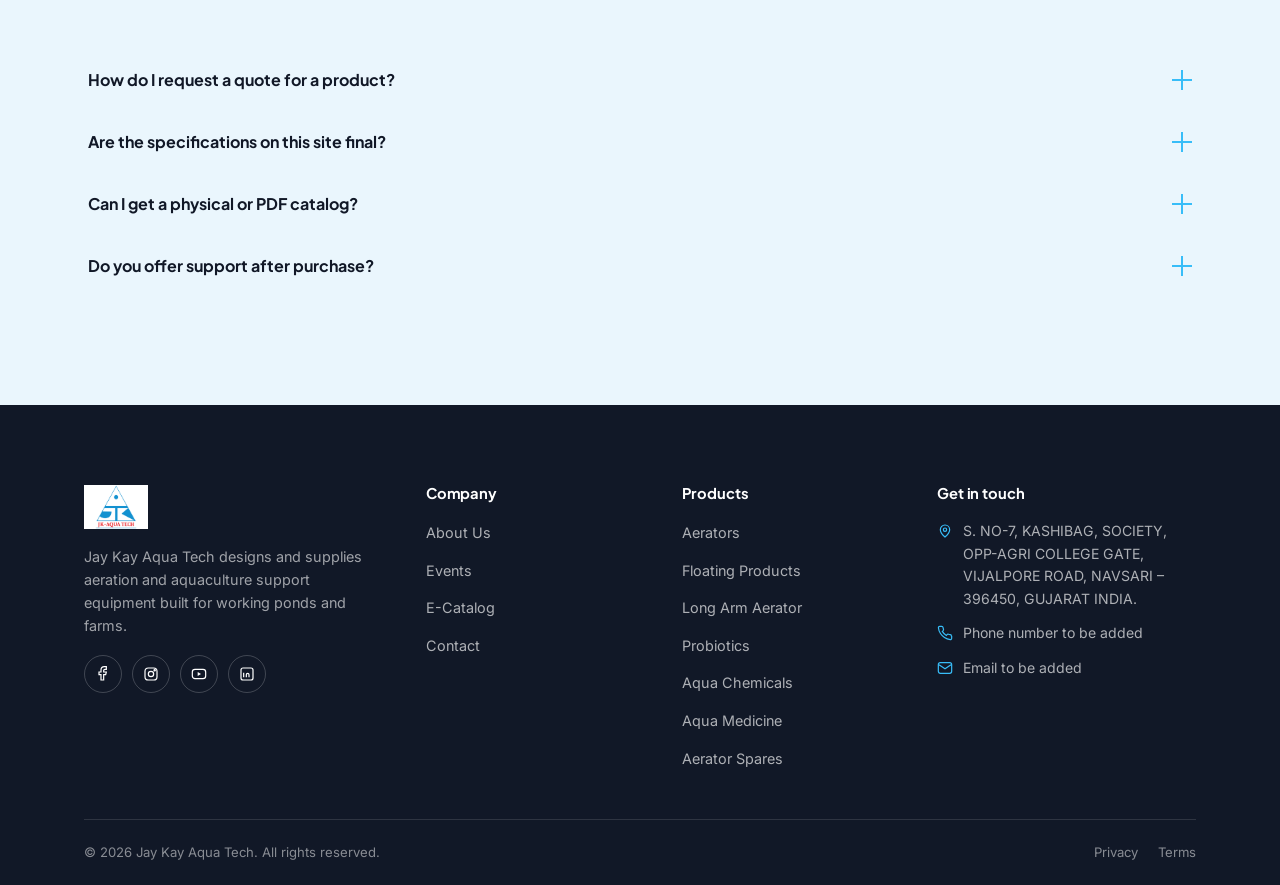
<file: contact.html>
<!DOCTYPE html>
<html lang="en">
<head>
  <meta charset="UTF-8">
  <meta name="viewport" content="width=device-width, initial-scale=1.0">

  <title>Contact Us | Jay Kay Aqua Tech</title>

  <meta name="description" content="Get in touch with Jay Kay Aqua Tech for product enquiries, quotes and support.">

  <link rel="canonical" href="https://www.jkaquatech.com/contact.html">

  <meta property="og:title" content="Contact Us | Jay Kay Aqua Tech">
  <meta property="og:description" content="Get in touch with Jay Kay Aqua Tech for product enquiries, quotes and support.">
  <meta property="og:type" content="website">
  <meta property="og:site_name" content="Jay Kay Aqua Tech">

  <meta name="theme-color" content="#38BDF8">

  <link rel="icon" type="image/png" href="favicon.png">
  <link rel="apple-touch-icon" href="favicon.png">

  <link rel="stylesheet" href="assets/style.css?v=20260922">
</head>

<body>

<div id="site-header"></div>


<!-- =========================================================
     PAGE HERO
     ========================================================= -->

<section class="page-hero">

  <div class="flow-bg">
    <path
      class="flow-line bright"
      d="M 216.0,102.0 C 60.0,153.0 96.0,210.8 264.0,231.2 C 408.0,248.2 360.0,187.0 480.0,170.0 L 660.0,170.0 L 744.0,136.0 L 936.0,136.0 L 1008.0,115.6"
    />

    <circle class="flow-node deep pulse-dot" cx="480.0" cy="170.0" r="5"/>
    <circle class="flow-node pulse-dot" cx="744.0" cy="136.0" r="5"/>
    <circle class="flow-node deep pulse-dot" cx="936.0" cy="136.0" r="5"/>
    <circle class="flow-node pulse-dot" cx="1008.0" cy="115.6" r="5"/>
  </div>

  <div class="container">

    <div class="breadcrumb">
      <a href="index.html">Home</a>
      <span class="sep">/</span>
      <span aria-current="page">Contact</span>
    </div>

    <span class="eyebrow">Contact</span>

    <h1>
      Let's talk about your pond's equipment needs.
    </h1>

    <p>
      Send a general message or a product enquiry — contact details below are placeholders until Jay Kay Aqua Tech confirms the final information.
    </p>

  </div>

</section>


<!-- =========================================================
     CONTACT SECTION
     ========================================================= -->

<section class="section">

  <div class="container">

    <div
      class="grid"
      style="grid-template-columns: 1fr 1.4fr; gap:40px; align-items:flex-start;"
    >

      <!-- =====================================================
           CONTACT INFORMATION
           ===================================================== -->

      <div class="contact-info-card reveal">

        <h3>Contact Information</h3>


        <!-- ADDRESS -->

        <div class="c-item">

          <svg
            viewBox="0 0 24 24"
            fill="none"
            stroke="currentColor"
            stroke-width="1.7"
            stroke-linecap="round"
            stroke-linejoin="round"
          >
            <path d="M12 21s-7-6.2-7-11a7 7 0 0 1 14 0c0 4.8-7 11-7 11z"/>
            <circle cx="12" cy="10" r="2.5"/>
          </svg>

          <div>

            <strong>Address</strong>

            <span>
              S. NO-7, KASHIBAG, SOCIETY, OPP-AGRI COLLEGE GATE,
              VIJALPORE ROAD, NAVSARI – 396450, GUJARAT INDIA.
            </span>

          </div>

        </div>


        <!-- PHONE -->

        <div class="c-item">

          <svg
            viewBox="0 0 24 24"
            fill="none"
            stroke="currentColor"
            stroke-width="1.7"
            stroke-linecap="round"
            stroke-linejoin="round"
          >
            <path d="M22 16.9v3a2 2 0 0 1-2.2 2 19.8 19.8 0 0 1-8.6-3.1 19.5 19.5 0 0 1-6-6 19.8 19.8 0 0 1-3.1-8.7A2 2 0 0 1 4.1 2h3a2 2 0 0 1 2 1.7c.1.9.3 1.8.6 2.7a2 2 0 0 1-.5 2.1L8 9.6a16 16 0 0 0 6 6l1.1-1.2a2 2 0 0 1 2.1-.5c.9.3 1.8.5 2.7.6a2 2 0 0 1 1.7 2z"/>
          </svg>

          <div>

            <strong>Phone</strong>

            <span>
              To be added — placeholder contact number.
            </span>

          </div>

        </div>


        <!-- EMAIL -->

        <div class="c-item">

          <svg
            viewBox="0 0 24 24"
            fill="none"
            stroke="currentColor"
            stroke-width="1.7"
            stroke-linecap="round"
            stroke-linejoin="round"
          >
            <rect x="2" y="4" width="20" height="16" rx="3"/>
            <path d="m3 7 9 6 9-6"/>
          </svg>

          <div>

            <strong>Email</strong>

            <span>
              To be added — placeholder email address.
            </span>

          </div>

        </div>


        <!-- HOURS -->

        <div class="c-item">

          <svg
            viewBox="0 0 24 24"
            fill="none"
            stroke="currentColor"
            stroke-width="1.7"
            stroke-linecap="round"
            stroke-linejoin="round"
          >
            <circle cx="12" cy="12" r="9"/>
            <path d="M12 7v5l3.5 2"/>
          </svg>

          <div>

            <strong>Hours</strong>

            <span>
              To be added — placeholder business hours.
            </span>

          </div>

        </div>


        <!-- ===================================================
             GOOGLE MAP
             =================================================== -->

        <div class="map-frame">

          <iframe
            src="https://www.google.com/maps/embed?pb=!1m18!1m12!1m3!1d56767.86468929388!2d72.83290712058148!3d20.93007630226267!2m3!1f0!2f0!3f0!3m2!1i1024!2i768!4f13.1!3m3!1m2!1s0x3be0f77fcaf37c0d%3A0x24c5dfc9ae1f05f3!2sNavsari%20Agricultural%20University!5e1!3m2!1sen!2sin!4v1790141881466!5m2!1sen!2sin"
            width="600"
            height="450"
            style="border:0;"
            allowfullscreen=""
            loading="lazy"
            referrerpolicy="strict-origin-when-cross-origin">
          </iframe>

        </div>

      </div>


      <!-- =====================================================
           ENQUIRY FORM
           ===================================================== -->

      <div class="form-card reveal">

        <div class="eyebrow">
          Send an Enquiry
        </div>

        <h2 style="margin-bottom:6px;">
          Product or general enquiry
        </h2>

        <p style="margin-bottom:22px;">
          Fields marked
          <span style="color:#38BDF8;">*</span>
          are required.
        </p>


        <form
          id="enquiryForm"
          data-validate
          action="forms/enquiry-form.php"
          method="POST"
        >

          <div class="form-grid">


            <!-- FULL NAME -->

            <div class="field">

              <label for="eqName">
                Full Name
                <span class="req">*</span>
              </label>

              <input
                type="text"
                id="eqName"
                name="name"
                required
              >

              <span class="error-msg">
                Please enter your name.
              </span>

            </div>


            <!-- PHONE -->

            <div class="field">

              <label for="eqPhone">
                Phone
                <span class="req">*</span>
              </label>

              <input
                type="tel"
                id="eqPhone"
                name="phone"
                required
              >

              <span class="error-msg">
                Please enter a valid phone number.
              </span>

            </div>


            <!-- EMAIL -->

            <div class="field">

              <label for="eqEmail">
                Email
                <span class="req">*</span>
              </label>

              <input
                type="email"
                id="eqEmail"
                name="email"
                required
              >

              <span class="error-msg">
                Please enter a valid email.
              </span>

            </div>


            <!-- QUANTITY -->

            <div class="field">

              <label for="eqQty">
                Quantity
              </label>

              <input
                type="number"
                id="eqQty"
                name="quantity"
                min="1"
                placeholder="e.g. 2"
              >

            </div>


            <!-- PRODUCT -->

            <div class="field full">

              <label for="eqProduct">
                Product
              </label>

              <select
                id="eqProduct"
                name="product"
              >

                <option value="">
                  General enquiry
                </option>

                <option value="3hp-8-paddle-aerator">
                  3HP 8 Paddle Aerator
                </option>

                <option value="2hp-motor">
                  2HP Motor
                </option>

                <option value="2hp-worm-gear-box">
                  2HP Worm Gear Box
                </option>

                <option value="bevel-gear-spares">
                  Bevel Gear Spares
                </option>

                <option value="cast-iron-flange">
                  Cast Iron Flange
                </option>

                <option value="petromax-ep320-2l">
                  PetroMax EP-320 Gear Oil — 2L
                </option>

                <option value="bevel-gear-box">
                  Bevel Gear Box
                </option>

                <option value="gear-box-bearing-oil-seal-worm-gear-box">
                  Gear Box Bearing / Oil Seal / Worm Gear Box
                </option>

                <option value="spiral-gear-box">
                  Spiral Gear Box
                </option>

                <option value="stopper-spiral-spigot">
                  Stopper / Spiral Spigot
                </option>

                <option value="plastic-shaft-ss-frame">
                  Plastic Shaft / S.S. Frame
                </option>

                <option value="worm-shaft-motor-fan-worm-gear-wheel">
                  Worm Shaft / Motor Fan / Worm Gear Wheel
                </option>

                <option value="hdpe-cover-screw-packet">
                  HDPE Cover / Screw Packet
                </option>

                <option value="paddle-wheel-plastic-nut">
                  Paddle Wheel / Plastic Nut
                </option>

                <option value="bearing-stand-bearing-cover-bushing">
                  Bearing Stand / Bearing Cover Bushing
                </option>

                <option value="u-bush-stand">
                  U-Bush Stand
                </option>

                <option value="moveable-joint-ss-shaft">
                  Moveable Joint / S.S. Shaft
                </option>

              </select>

            </div>


            <!-- MESSAGE -->

            <div class="field full">

              <label for="eqMsg">
                Message
                <span class="req">*</span>
              </label>

              <textarea
                id="eqMsg"
                name="message"
                required
                placeholder="Tell us about your pond size, location and requirements..."
              ></textarea>

              <span class="error-msg">
                Please add a short message.
              </span>

            </div>

          </div>


          <button
            type="submit"
            class="btn btn-primary btn-block"
          >
            Send Enquiry
          </button>

          <div class="form-status"></div>

        </form>

      </div>

    </div>

  </div>

</section>


<!-- =========================================================
     FAQ SECTION
     ========================================================= -->

<section class="section bg-foam">

  <div class="container">

    <div class="section-head center">

      <span class="eyebrow">
        FAQ
      </span>

      <h2>
        Common questions
      </h2>

    </div>


    <div class="faq-list">


      <!-- FAQ 1 -->

      <div class="faq-item">

        <button class="faq-q">
          How do I request a quote for a product?
          <span class="plus"></span>
        </button>

        <div class="faq-a">

          <p>
            Use the Send Enquiry button on any product page,
            or fill in the enquiry form on the Contact page
            with the product name and quantity you need.
          </p>

        </div>

      </div>


      <!-- FAQ 2 -->

      <div class="faq-item">

        <button class="faq-q">
          Are the specifications on this site final?
          <span class="plus"></span>
        </button>

        <div class="faq-a">

          <p>
            This is a Phase 1 demo build. Specifications shown
            are placeholders and will be replaced with Jay Kay
            Aqua Tech's confirmed figures before launch.
          </p>

        </div>

      </div>


      <!-- FAQ 3 -->

      <div class="faq-item">

        <button class="faq-q">
          Can I get a physical or PDF catalog?
          <span class="plus"></span>
        </button>

        <div class="faq-a">

          <p>
            A downloadable e-catalog area is available on the
            Catalog page. The final PDF will be added once
            supplied by Jay Kay Aqua Tech.
          </p>

        </div>

      </div>


      <!-- FAQ 4 -->

      <div class="faq-item">

        <button class="faq-q">
          Do you offer support after purchase?
          <span class="plus"></span>
        </button>

        <div class="faq-a">

          <p>
            Reach out through the Contact page enquiry form
            and the team will follow up regarding support
            and spare parts.
          </p>

        </div>

      </div>

    </div>

  </div>

</section>


<!-- FOOTER -->

<div id="site-footer"></div>


<!-- JAVASCRIPT -->

<script src="assets/script.js?v=20260922"></script>

</body>
</html>
</file>
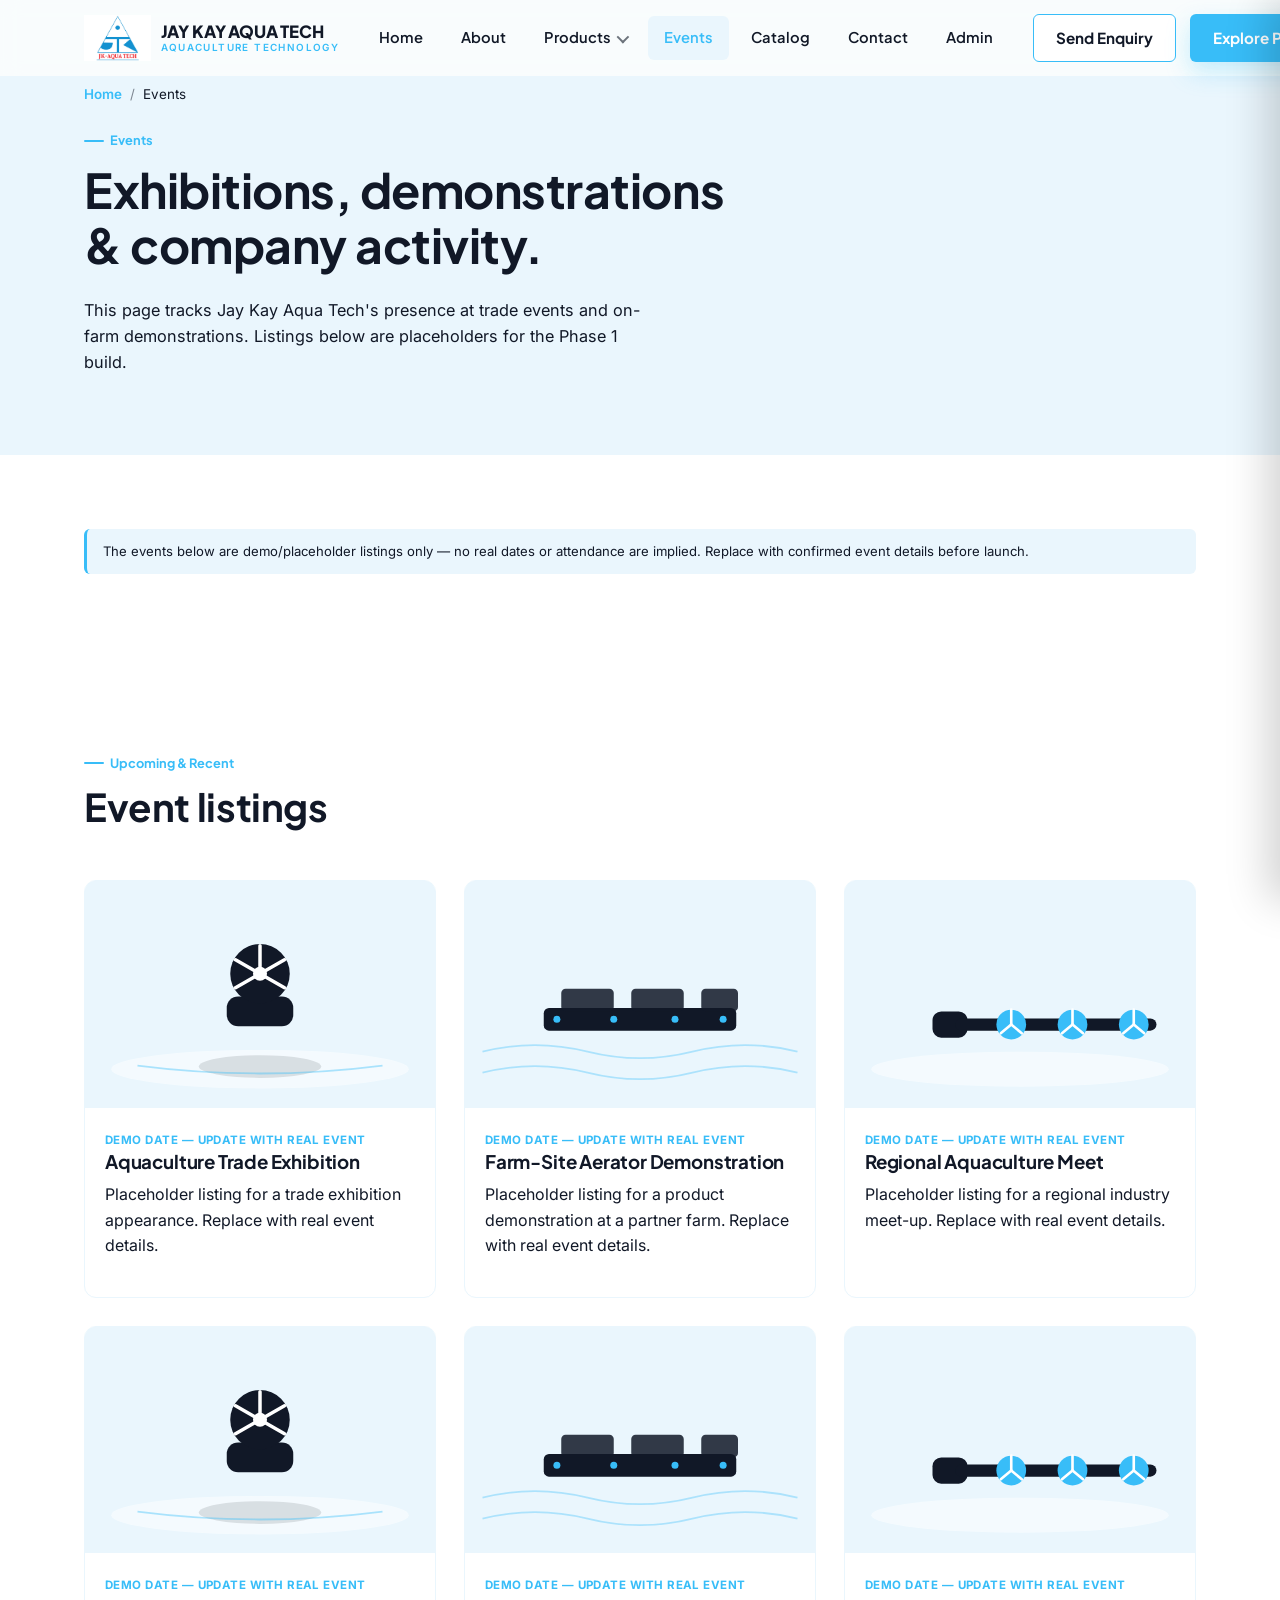
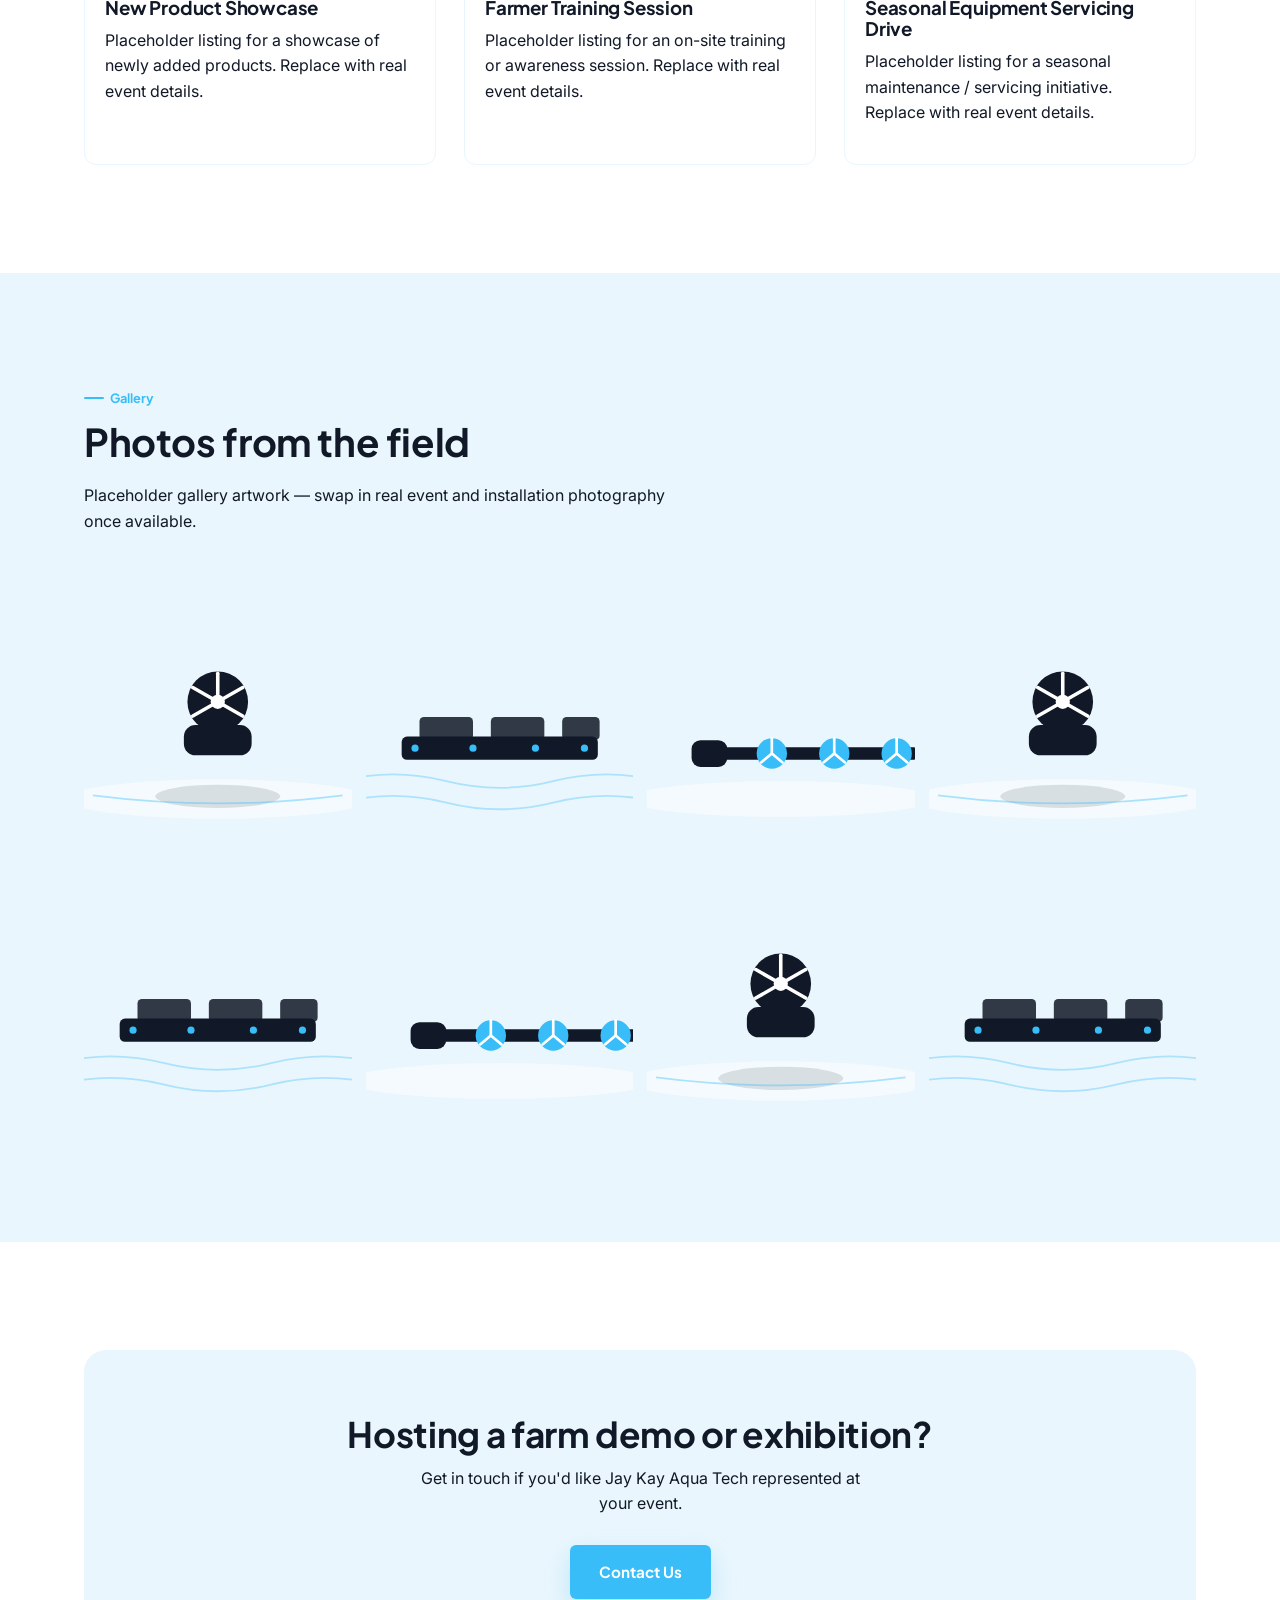
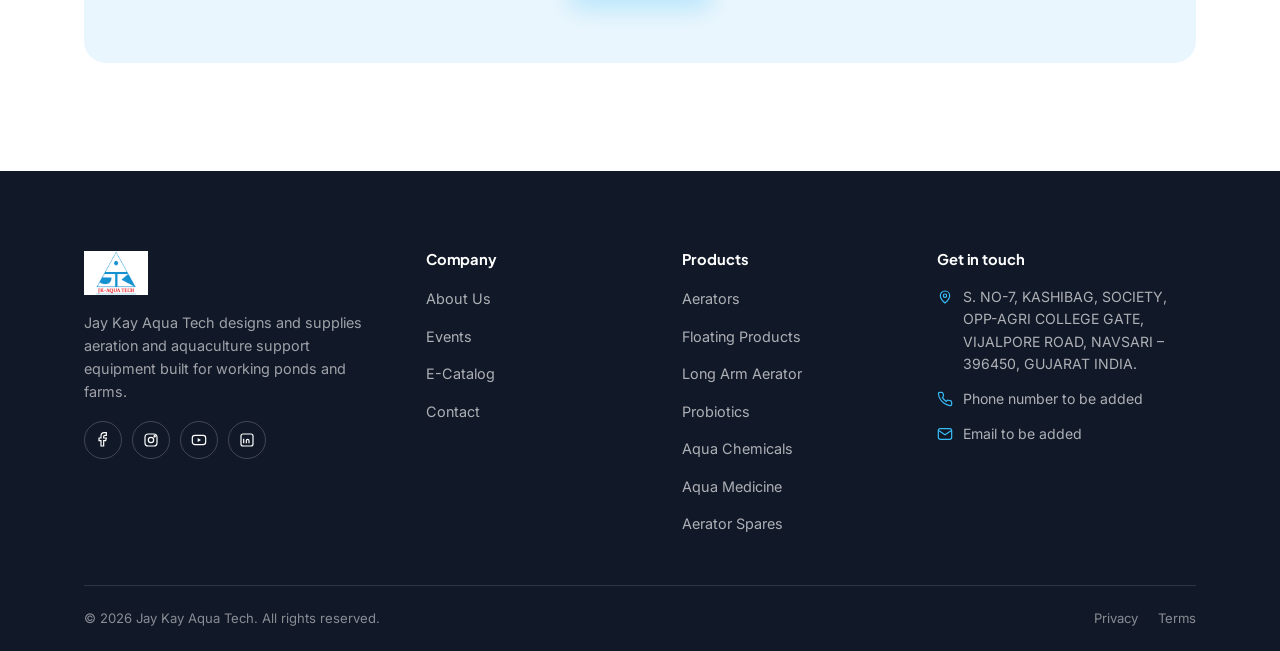
<file: events.html>
<!DOCTYPE html>
<html lang="en">
<head>
<meta charset="UTF-8">
<meta name="viewport" content="width=device-width, initial-scale=1.0">
<title>Events | Jay Kay Aqua Tech</title>
<meta name="description" content="Jay Kay Aqua Tech events, exhibitions and product demonstrations — placeholder listings pending real event details.">
<link rel="canonical" href="https://www.jkaquatech.com/events.html">
<meta property="og:title" content="Events | Jay Kay Aqua Tech">
<meta property="og:description" content="Jay Kay Aqua Tech events, exhibitions and product demonstrations — placeholder listings pending real event details.">
<meta property="og:type" content="website">
<meta property="og:site_name" content="Jay Kay Aqua Tech">
<meta name="theme-color" content="#38BDF8">
<link rel="icon" type="image/png" href="favicon.png">
<link rel="apple-touch-icon" href="favicon.png">
<link rel="stylesheet" href="assets/style.css?v=20260922">
</head>
<body>
<div id="site-header"></div>
<section class="page-hero">
  <div class="flow-bg"><path class="flow-line bright" d="M 216.0,102.0 C 60.0,153.0 96.0,210.8 264.0,231.20000000000002 C 408.00000000000006,248.2 360.0,187.00000000000003 480.0,170.0 L 660.0,170.0 L 744.0,136.0 L 936.0,136.0 L 1008.0,115.60000000000001"/><circle class="flow-node deep pulse-dot" cx="480.0" cy="170.0" r="5"/><circle class="flow-node  pulse-dot" cx="744.0" cy="136.0" r="5"/><circle class="flow-node deep pulse-dot" cx="936.0" cy="136.0" r="5"/><circle class="flow-node  pulse-dot" cx="1008.0" cy="115.6" r="5"/></div>
  <div class="container">
    <div class="breadcrumb"><a href="index.html">Home</a><span class="sep">/</span><span aria-current="page">Events</span></div>
    <span class="eyebrow">Events</span>
    <h1>Exhibitions, demonstrations & company activity.</h1>
    <p>This page tracks Jay Kay Aqua Tech's presence at trade events and on-farm demonstrations. Listings below are placeholders for the Phase 1 build.</p>
    
  </div>
</section><section class="section-tight"><div class="container"><div class="placeholder-note">The events below are demo/placeholder listings only — no real dates or attendance are implied. Replace with confirmed event details before launch.</div></div></section><section class="section"><div class="container">
    <div class="section-head">
      <span class="eyebrow">Upcoming &amp; Recent</span>
      <h2>Event listings</h2>
    </div>
    <div class="grid grid-3"><div class="event-card reveal">
      <div class="thumb"><svg viewBox="0 0 400 300" xmlns="http://www.w3.org/2000/svg" preserveAspectRatio="xMidYMid slice">
<defs></defs>
<rect width="400" height="300" fill="#EAF6FD"/>
<ellipse cx="200" cy="240" rx="170" ry="22" fill="#FFFFFF" opacity="0.5"/>
<g transform="translate(200,165)">
  <ellipse cx="0" cy="72" rx="70" ry="13" fill="#111827" opacity="0.12"/>
  <rect x="-38" y="-8" width="76" height="34" rx="13" fill="#111827"/>
  <circle cx="0" cy="-34" r="34" fill="#111827"/>
  <g stroke="#FFFFFF" stroke-width="4" stroke-linecap="round">
    <line x1="0" y1="-34" x2="0" y2="-66"/>
    <line x1="0" y1="-34" x2="28" y2="-18"/>
    <line x1="0" y1="-34" x2="-28" y2="-18"/>
    <line x1="0" y1="-34" x2="28" y2="-50"/>
    <line x1="0" y1="-34" x2="-28" y2="-50"/>
  </g>
  <circle cx="0" cy="-34" r="8" fill="#FFFFFF"/>
</g>
<g stroke="#38BDF8" stroke-opacity="0.4" stroke-width="2" fill="none">
  <path d="M60,236 Q200,254 340,236"/>
</g>
</svg></div>
      <div class="body">
        <span class="date-chip">Demo date — update with real event</span>
        <h3>Aquaculture Trade Exhibition</h3>
        <p>Placeholder listing for a trade exhibition appearance. Replace with real event details.</p>
      </div>
    </div><div class="event-card reveal">
      <div class="thumb"><svg viewBox="0 0 400 300" xmlns="http://www.w3.org/2000/svg" preserveAspectRatio="xMidYMid slice">
<defs></defs>
<rect width="400" height="300" fill="#EAF6FD"/>
<g stroke="#38BDF8" stroke-opacity="0.35" stroke-width="2" fill="none">
  <path d="M20,220 Q80,205 140,220 T260,220 T380,220"/>
  <path d="M20,244 Q80,229 140,244 T260,244 T380,244"/>
</g>
<g transform="translate(200,150)">
  <rect x="-110" y="20" width="220" height="26" rx="6" fill="#111827"/>
  <rect x="-90" y="-2" width="60" height="26" rx="5" fill="#111827" opacity="0.85"/>
  <rect x="-10" y="-2" width="60" height="26" rx="5" fill="#111827" opacity="0.85"/>
  <rect x="70" y="-2" width="42" height="26" rx="5" fill="#111827" opacity="0.85"/>
  <g fill="#38BDF8"><circle cx="-95" cy="33" r="4"/><circle cx="-30" cy="33" r="4"/><circle cx="40" cy="33" r="4"/><circle cx="95" cy="33" r="4"/></g>
</g>
</svg></div>
      <div class="body">
        <span class="date-chip">Demo date — update with real event</span>
        <h3>Farm-Site Aerator Demonstration</h3>
        <p>Placeholder listing for a product demonstration at a partner farm. Replace with real event details.</p>
      </div>
    </div><div class="event-card reveal">
      <div class="thumb"><svg viewBox="0 0 400 300" xmlns="http://www.w3.org/2000/svg" preserveAspectRatio="xMidYMid slice">
<defs></defs>
<rect width="400" height="300" fill="#EAF6FD"/>
<ellipse cx="200" cy="240" rx="170" ry="20" fill="#FFFFFF" opacity="0.5"/>
<g transform="translate(120,190)">
  <rect x="-20" y="-16" width="40" height="30" rx="10" fill="#111827"/>
  <rect x="6" y="-8" width="230" height="14" rx="7" fill="#111827"/>
  <g fill="#38BDF8">
    <circle cx="70" cy="-1" r="17"/><circle cx="140" cy="-1" r="17"/><circle cx="210" cy="-1" r="17"/>
  </g>
  <g stroke="#FFFFFF" stroke-width="3" stroke-linecap="round">
    <line x1="70" y1="-1" x2="70" y2="-18"/><line x1="70" y1="-1" x2="82" y2="9"/><line x1="70" y1="-1" x2="58" y2="9"/>
    <line x1="140" y1="-1" x2="140" y2="-18"/><line x1="140" y1="-1" x2="152" y2="9"/><line x1="140" y1="-1" x2="128" y2="9"/>
    <line x1="210" y1="-1" x2="210" y2="-18"/><line x1="210" y1="-1" x2="222" y2="9"/><line x1="210" y1="-1" x2="198" y2="9"/>
  </g>
</g>
</svg></div>
      <div class="body">
        <span class="date-chip">Demo date — update with real event</span>
        <h3>Regional Aquaculture Meet</h3>
        <p>Placeholder listing for a regional industry meet-up. Replace with real event details.</p>
      </div>
    </div><div class="event-card reveal">
      <div class="thumb"><svg viewBox="0 0 400 300" xmlns="http://www.w3.org/2000/svg" preserveAspectRatio="xMidYMid slice">
<defs></defs>
<rect width="400" height="300" fill="#EAF6FD"/>
<ellipse cx="200" cy="240" rx="170" ry="22" fill="#FFFFFF" opacity="0.5"/>
<g transform="translate(200,165)">
  <ellipse cx="0" cy="72" rx="70" ry="13" fill="#111827" opacity="0.12"/>
  <rect x="-38" y="-8" width="76" height="34" rx="13" fill="#111827"/>
  <circle cx="0" cy="-34" r="34" fill="#111827"/>
  <g stroke="#FFFFFF" stroke-width="4" stroke-linecap="round">
    <line x1="0" y1="-34" x2="0" y2="-66"/>
    <line x1="0" y1="-34" x2="28" y2="-18"/>
    <line x1="0" y1="-34" x2="-28" y2="-18"/>
    <line x1="0" y1="-34" x2="28" y2="-50"/>
    <line x1="0" y1="-34" x2="-28" y2="-50"/>
  </g>
  <circle cx="0" cy="-34" r="8" fill="#FFFFFF"/>
</g>
<g stroke="#38BDF8" stroke-opacity="0.4" stroke-width="2" fill="none">
  <path d="M60,236 Q200,254 340,236"/>
</g>
</svg></div>
      <div class="body">
        <span class="date-chip">Demo date — update with real event</span>
        <h3>New Product Showcase</h3>
        <p>Placeholder listing for a showcase of newly added products. Replace with real event details.</p>
      </div>
    </div><div class="event-card reveal">
      <div class="thumb"><svg viewBox="0 0 400 300" xmlns="http://www.w3.org/2000/svg" preserveAspectRatio="xMidYMid slice">
<defs></defs>
<rect width="400" height="300" fill="#EAF6FD"/>
<g stroke="#38BDF8" stroke-opacity="0.35" stroke-width="2" fill="none">
  <path d="M20,220 Q80,205 140,220 T260,220 T380,220"/>
  <path d="M20,244 Q80,229 140,244 T260,244 T380,244"/>
</g>
<g transform="translate(200,150)">
  <rect x="-110" y="20" width="220" height="26" rx="6" fill="#111827"/>
  <rect x="-90" y="-2" width="60" height="26" rx="5" fill="#111827" opacity="0.85"/>
  <rect x="-10" y="-2" width="60" height="26" rx="5" fill="#111827" opacity="0.85"/>
  <rect x="70" y="-2" width="42" height="26" rx="5" fill="#111827" opacity="0.85"/>
  <g fill="#38BDF8"><circle cx="-95" cy="33" r="4"/><circle cx="-30" cy="33" r="4"/><circle cx="40" cy="33" r="4"/><circle cx="95" cy="33" r="4"/></g>
</g>
</svg></div>
      <div class="body">
        <span class="date-chip">Demo date — update with real event</span>
        <h3>Farmer Training Session</h3>
        <p>Placeholder listing for an on-site training or awareness session. Replace with real event details.</p>
      </div>
    </div><div class="event-card reveal">
      <div class="thumb"><svg viewBox="0 0 400 300" xmlns="http://www.w3.org/2000/svg" preserveAspectRatio="xMidYMid slice">
<defs></defs>
<rect width="400" height="300" fill="#EAF6FD"/>
<ellipse cx="200" cy="240" rx="170" ry="20" fill="#FFFFFF" opacity="0.5"/>
<g transform="translate(120,190)">
  <rect x="-20" y="-16" width="40" height="30" rx="10" fill="#111827"/>
  <rect x="6" y="-8" width="230" height="14" rx="7" fill="#111827"/>
  <g fill="#38BDF8">
    <circle cx="70" cy="-1" r="17"/><circle cx="140" cy="-1" r="17"/><circle cx="210" cy="-1" r="17"/>
  </g>
  <g stroke="#FFFFFF" stroke-width="3" stroke-linecap="round">
    <line x1="70" y1="-1" x2="70" y2="-18"/><line x1="70" y1="-1" x2="82" y2="9"/><line x1="70" y1="-1" x2="58" y2="9"/>
    <line x1="140" y1="-1" x2="140" y2="-18"/><line x1="140" y1="-1" x2="152" y2="9"/><line x1="140" y1="-1" x2="128" y2="9"/>
    <line x1="210" y1="-1" x2="210" y2="-18"/><line x1="210" y1="-1" x2="222" y2="9"/><line x1="210" y1="-1" x2="198" y2="9"/>
  </g>
</g>
</svg></div>
      <div class="body">
        <span class="date-chip">Demo date — update with real event</span>
        <h3>Seasonal Equipment Servicing Drive</h3>
        <p>Placeholder listing for a seasonal maintenance / servicing initiative. Replace with real event details.</p>
      </div>
    </div></div>
    </div></section><section class="section bg-foam"><div class="container">
    <div class="section-head">
      <span class="eyebrow">Gallery</span>
      <h2>Photos from the field</h2>
      <p>Placeholder gallery artwork — swap in real event and installation photography once available.</p>
    </div>
    <div class="gallery-grid"><div class="g-item reveal"><svg viewBox="0 0 400 300" xmlns="http://www.w3.org/2000/svg" preserveAspectRatio="xMidYMid slice">
<defs></defs>
<rect width="400" height="300" fill="#EAF6FD"/>
<ellipse cx="200" cy="240" rx="170" ry="22" fill="#FFFFFF" opacity="0.5"/>
<g transform="translate(200,165)">
  <ellipse cx="0" cy="72" rx="70" ry="13" fill="#111827" opacity="0.12"/>
  <rect x="-38" y="-8" width="76" height="34" rx="13" fill="#111827"/>
  <circle cx="0" cy="-34" r="34" fill="#111827"/>
  <g stroke="#FFFFFF" stroke-width="4" stroke-linecap="round">
    <line x1="0" y1="-34" x2="0" y2="-66"/>
    <line x1="0" y1="-34" x2="28" y2="-18"/>
    <line x1="0" y1="-34" x2="-28" y2="-18"/>
    <line x1="0" y1="-34" x2="28" y2="-50"/>
    <line x1="0" y1="-34" x2="-28" y2="-50"/>
  </g>
  <circle cx="0" cy="-34" r="8" fill="#FFFFFF"/>
</g>
<g stroke="#38BDF8" stroke-opacity="0.4" stroke-width="2" fill="none">
  <path d="M60,236 Q200,254 340,236"/>
</g>
</svg></div><div class="g-item reveal"><svg viewBox="0 0 400 300" xmlns="http://www.w3.org/2000/svg" preserveAspectRatio="xMidYMid slice">
<defs></defs>
<rect width="400" height="300" fill="#EAF6FD"/>
<g stroke="#38BDF8" stroke-opacity="0.35" stroke-width="2" fill="none">
  <path d="M20,220 Q80,205 140,220 T260,220 T380,220"/>
  <path d="M20,244 Q80,229 140,244 T260,244 T380,244"/>
</g>
<g transform="translate(200,150)">
  <rect x="-110" y="20" width="220" height="26" rx="6" fill="#111827"/>
  <rect x="-90" y="-2" width="60" height="26" rx="5" fill="#111827" opacity="0.85"/>
  <rect x="-10" y="-2" width="60" height="26" rx="5" fill="#111827" opacity="0.85"/>
  <rect x="70" y="-2" width="42" height="26" rx="5" fill="#111827" opacity="0.85"/>
  <g fill="#38BDF8"><circle cx="-95" cy="33" r="4"/><circle cx="-30" cy="33" r="4"/><circle cx="40" cy="33" r="4"/><circle cx="95" cy="33" r="4"/></g>
</g>
</svg></div><div class="g-item reveal"><svg viewBox="0 0 400 300" xmlns="http://www.w3.org/2000/svg" preserveAspectRatio="xMidYMid slice">
<defs></defs>
<rect width="400" height="300" fill="#EAF6FD"/>
<ellipse cx="200" cy="240" rx="170" ry="20" fill="#FFFFFF" opacity="0.5"/>
<g transform="translate(120,190)">
  <rect x="-20" y="-16" width="40" height="30" rx="10" fill="#111827"/>
  <rect x="6" y="-8" width="230" height="14" rx="7" fill="#111827"/>
  <g fill="#38BDF8">
    <circle cx="70" cy="-1" r="17"/><circle cx="140" cy="-1" r="17"/><circle cx="210" cy="-1" r="17"/>
  </g>
  <g stroke="#FFFFFF" stroke-width="3" stroke-linecap="round">
    <line x1="70" y1="-1" x2="70" y2="-18"/><line x1="70" y1="-1" x2="82" y2="9"/><line x1="70" y1="-1" x2="58" y2="9"/>
    <line x1="140" y1="-1" x2="140" y2="-18"/><line x1="140" y1="-1" x2="152" y2="9"/><line x1="140" y1="-1" x2="128" y2="9"/>
    <line x1="210" y1="-1" x2="210" y2="-18"/><line x1="210" y1="-1" x2="222" y2="9"/><line x1="210" y1="-1" x2="198" y2="9"/>
  </g>
</g>
</svg></div><div class="g-item reveal"><svg viewBox="0 0 400 300" xmlns="http://www.w3.org/2000/svg" preserveAspectRatio="xMidYMid slice">
<defs></defs>
<rect width="400" height="300" fill="#EAF6FD"/>
<ellipse cx="200" cy="240" rx="170" ry="22" fill="#FFFFFF" opacity="0.5"/>
<g transform="translate(200,165)">
  <ellipse cx="0" cy="72" rx="70" ry="13" fill="#111827" opacity="0.12"/>
  <rect x="-38" y="-8" width="76" height="34" rx="13" fill="#111827"/>
  <circle cx="0" cy="-34" r="34" fill="#111827"/>
  <g stroke="#FFFFFF" stroke-width="4" stroke-linecap="round">
    <line x1="0" y1="-34" x2="0" y2="-66"/>
    <line x1="0" y1="-34" x2="28" y2="-18"/>
    <line x1="0" y1="-34" x2="-28" y2="-18"/>
    <line x1="0" y1="-34" x2="28" y2="-50"/>
    <line x1="0" y1="-34" x2="-28" y2="-50"/>
  </g>
  <circle cx="0" cy="-34" r="8" fill="#FFFFFF"/>
</g>
<g stroke="#38BDF8" stroke-opacity="0.4" stroke-width="2" fill="none">
  <path d="M60,236 Q200,254 340,236"/>
</g>
</svg></div><div class="g-item reveal"><svg viewBox="0 0 400 300" xmlns="http://www.w3.org/2000/svg" preserveAspectRatio="xMidYMid slice">
<defs></defs>
<rect width="400" height="300" fill="#EAF6FD"/>
<g stroke="#38BDF8" stroke-opacity="0.35" stroke-width="2" fill="none">
  <path d="M20,220 Q80,205 140,220 T260,220 T380,220"/>
  <path d="M20,244 Q80,229 140,244 T260,244 T380,244"/>
</g>
<g transform="translate(200,150)">
  <rect x="-110" y="20" width="220" height="26" rx="6" fill="#111827"/>
  <rect x="-90" y="-2" width="60" height="26" rx="5" fill="#111827" opacity="0.85"/>
  <rect x="-10" y="-2" width="60" height="26" rx="5" fill="#111827" opacity="0.85"/>
  <rect x="70" y="-2" width="42" height="26" rx="5" fill="#111827" opacity="0.85"/>
  <g fill="#38BDF8"><circle cx="-95" cy="33" r="4"/><circle cx="-30" cy="33" r="4"/><circle cx="40" cy="33" r="4"/><circle cx="95" cy="33" r="4"/></g>
</g>
</svg></div><div class="g-item reveal"><svg viewBox="0 0 400 300" xmlns="http://www.w3.org/2000/svg" preserveAspectRatio="xMidYMid slice">
<defs></defs>
<rect width="400" height="300" fill="#EAF6FD"/>
<ellipse cx="200" cy="240" rx="170" ry="20" fill="#FFFFFF" opacity="0.5"/>
<g transform="translate(120,190)">
  <rect x="-20" y="-16" width="40" height="30" rx="10" fill="#111827"/>
  <rect x="6" y="-8" width="230" height="14" rx="7" fill="#111827"/>
  <g fill="#38BDF8">
    <circle cx="70" cy="-1" r="17"/><circle cx="140" cy="-1" r="17"/><circle cx="210" cy="-1" r="17"/>
  </g>
  <g stroke="#FFFFFF" stroke-width="3" stroke-linecap="round">
    <line x1="70" y1="-1" x2="70" y2="-18"/><line x1="70" y1="-1" x2="82" y2="9"/><line x1="70" y1="-1" x2="58" y2="9"/>
    <line x1="140" y1="-1" x2="140" y2="-18"/><line x1="140" y1="-1" x2="152" y2="9"/><line x1="140" y1="-1" x2="128" y2="9"/>
    <line x1="210" y1="-1" x2="210" y2="-18"/><line x1="210" y1="-1" x2="222" y2="9"/><line x1="210" y1="-1" x2="198" y2="9"/>
  </g>
</g>
</svg></div><div class="g-item reveal"><svg viewBox="0 0 400 300" xmlns="http://www.w3.org/2000/svg" preserveAspectRatio="xMidYMid slice">
<defs></defs>
<rect width="400" height="300" fill="#EAF6FD"/>
<ellipse cx="200" cy="240" rx="170" ry="22" fill="#FFFFFF" opacity="0.5"/>
<g transform="translate(200,165)">
  <ellipse cx="0" cy="72" rx="70" ry="13" fill="#111827" opacity="0.12"/>
  <rect x="-38" y="-8" width="76" height="34" rx="13" fill="#111827"/>
  <circle cx="0" cy="-34" r="34" fill="#111827"/>
  <g stroke="#FFFFFF" stroke-width="4" stroke-linecap="round">
    <line x1="0" y1="-34" x2="0" y2="-66"/>
    <line x1="0" y1="-34" x2="28" y2="-18"/>
    <line x1="0" y1="-34" x2="-28" y2="-18"/>
    <line x1="0" y1="-34" x2="28" y2="-50"/>
    <line x1="0" y1="-34" x2="-28" y2="-50"/>
  </g>
  <circle cx="0" cy="-34" r="8" fill="#FFFFFF"/>
</g>
<g stroke="#38BDF8" stroke-opacity="0.4" stroke-width="2" fill="none">
  <path d="M60,236 Q200,254 340,236"/>
</g>
</svg></div><div class="g-item reveal"><svg viewBox="0 0 400 300" xmlns="http://www.w3.org/2000/svg" preserveAspectRatio="xMidYMid slice">
<defs></defs>
<rect width="400" height="300" fill="#EAF6FD"/>
<g stroke="#38BDF8" stroke-opacity="0.35" stroke-width="2" fill="none">
  <path d="M20,220 Q80,205 140,220 T260,220 T380,220"/>
  <path d="M20,244 Q80,229 140,244 T260,244 T380,244"/>
</g>
<g transform="translate(200,150)">
  <rect x="-110" y="20" width="220" height="26" rx="6" fill="#111827"/>
  <rect x="-90" y="-2" width="60" height="26" rx="5" fill="#111827" opacity="0.85"/>
  <rect x="-10" y="-2" width="60" height="26" rx="5" fill="#111827" opacity="0.85"/>
  <rect x="70" y="-2" width="42" height="26" rx="5" fill="#111827" opacity="0.85"/>
  <g fill="#38BDF8"><circle cx="-95" cy="33" r="4"/><circle cx="-30" cy="33" r="4"/><circle cx="40" cy="33" r="4"/><circle cx="95" cy="33" r="4"/></g>
</g>
</svg></div></div>
    </div></section><section class="section"><div class="container"><div class="cta-band bg-deep">
    <div class="flow-bg"><path class="flow-line bright" d="M 180.0,120.0 C 50.0,180.0 80.0,248.0 220.0,272.0 C 340.0,292.0 300.0,220.00000000000003 400.0,200.0 L 550.0,200.0 L 620.0,160.0 L 780.0,160.0 L 840.0,136.0"/><circle class="flow-node deep pulse-dot" cx="400.0" cy="200.0" r="5"/><circle class="flow-node  pulse-dot" cx="620.0" cy="160.0" r="5"/><circle class="flow-node deep pulse-dot" cx="780.0" cy="160.0" r="5"/><circle class="flow-node  pulse-dot" cx="840.0" cy="136.0" r="5"/></div>
    <h2>Hosting a farm demo or exhibition?</h2>
    <p>Get in touch if you'd like Jay Kay Aqua Tech represented at your event.</p>
    <div class="cta-actions">
      <a href="contact.html" class="btn btn-primary btn-on-dark">Contact Us</a>
      
    </div>
  </div></div></section><div id="site-footer"></div>
<script src="assets/script.js?v=20260922"></script>
</body>
</html>
</file>
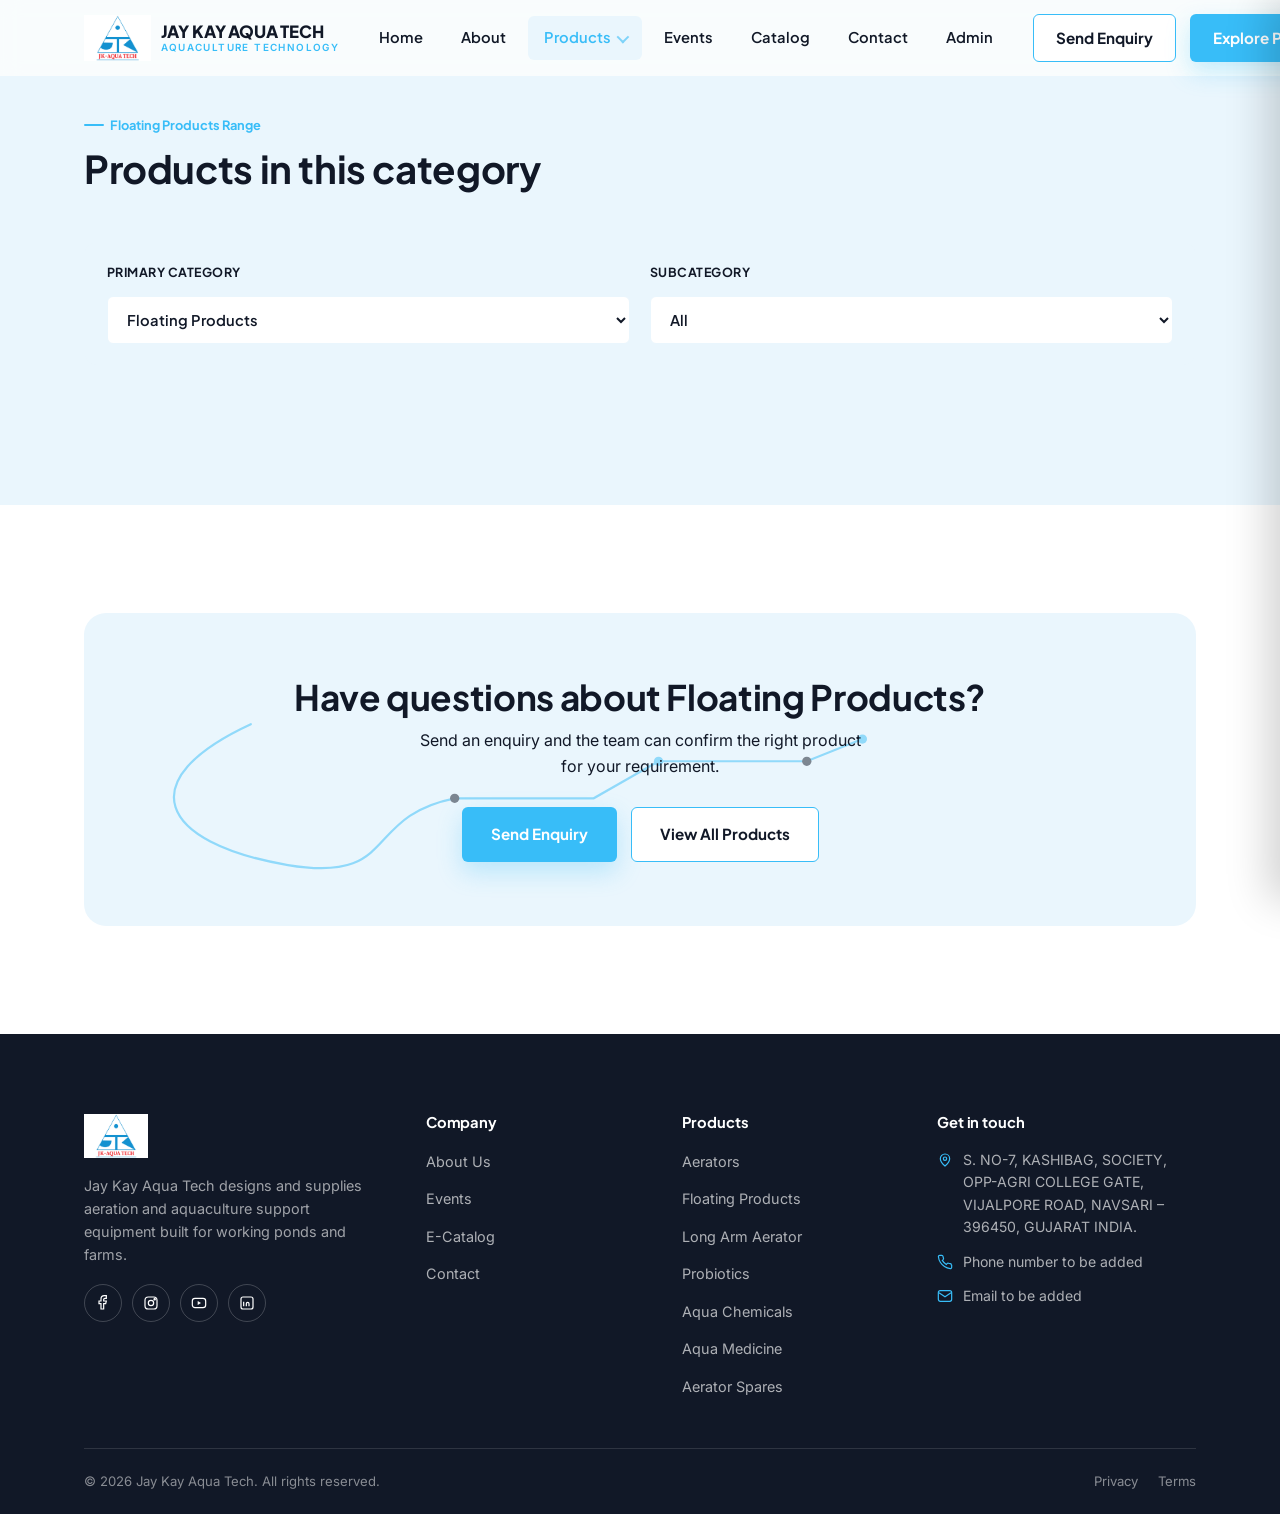
<file: floating-products.html>
<!DOCTYPE html>
<html lang="en">

<head>
    <meta charset="utf-8">
    <meta name="viewport" content="width=device-width, initial-scale=1.0">

    <title>Floating Products | Jay Kay Aqua Tech</title>

    <meta
        name="description"
        content="Browse the Jay Kay Aqua Tech floating products range."
    >

    <link
        href="https://www.jkaquatech.com/floating-products.html"
        rel="canonical"
    >

    <meta
        content="Floating Products | Jay Kay Aqua Tech"
        property="og:title"
    >

    <meta
        content="Browse the Jay Kay Aqua Tech floating products range."
        property="og:description"
    >

    <meta content="website" property="og:type">
    <meta content="Jay Kay Aqua Tech" property="og:site_name">
    <meta content="#38BDF8" name="theme-color">

    <link href="favicon.png" rel="icon" type="image/png">
    <link href="favicon.png" rel="apple-touch-icon">

    <link
        href="assets/style.css?v=20260922"
        rel="stylesheet"
    >
</head>

<body>

    <!-- =========================================================
         HEADER
         ========================================================= -->

    <div id="site-header"></div>


    <!-- =========================================================
         FLOATING PRODUCTS
         ========================================================= -->

    <section class="section bg-foam">

        <div class="container">

            <div class="section-head">

                <span class="eyebrow">
                    Floating Products Range
                </span>

                <h2>
                    Products in this category
                </h2>

            </div>


            <!-- =================================================
                 CATEGORY FILTER
                 ================================================= -->

            <div
                class="cat-filter-bar"
                data-cat-filter="1"
                data-multi-cat="0"
            >

                <!-- PRIMARY CATEGORY -->

                <div class="field">

                    <label for="filterCategory">
                        Primary Category
                    </label>

                    <select
                        id="filterCategory"
                        data-current="floating-products"
                    >

                        <option value="aerators">
                            Aerators
                        </option>

                        <option
                            value="floating-products"
                            selected
                        >
                            Floating Products
                        </option>

                        <option value="long-arm-aerator">
                            Long Arm Aerator
                        </option>

                        <option value="probiotics">
                            Probiotics
                        </option>

                        <option value="aqua-chemicals">
                            Aqua Chemicals
                        </option>

                        <option value="aqua-medicine">
                            Aqua Medicine
                        </option>

                        <option value="aerator-spares">
                            Aerator Spares
                        </option>

                    </select>

                </div>


                <!-- SUBCATEGORY -->

                <div class="field">

                    <label for="filterSubcategory">
                        Subcategory
                    </label>

                    <select id="filterSubcategory">

                        <option value="all">
                            All
                        </option>

                    </select>

                </div>

            </div>


            <!-- =================================================
                 EMPTY PRODUCT MESSAGE
                 ================================================= -->

            <div
                class="cat-filter-empty"
                data-cat-filter-empty="1"
                style="display:none"
            >
                No products are currently listed in this category.
            </div>


            <!-- =================================================
                 PRODUCT GRID
                 ================================================= -->

            <div
                class="grid grid-3"
                data-filter-group=""
            ></div>

        </div>

    </section>


    <!-- =========================================================
         CTA
         ========================================================= -->

    <section class="section">

        <div class="container">

            <div class="cta-band bg-deep">

                <div class="flow-bg">

                    <svg
                        viewBox="0 0 1200 400"
                        xmlns="http://www.w3.org/2000/svg"
                    >

                        <path
                            class="flow-line bright"
                            d="M 180,120 C 50,180 80,248 220,272 C 340,292 300,220 400,200 L 550,200 L 620,160 L 780,160 L 840,136"
                        ></path>

                        <circle
                            class="flow-node deep pulse-dot"
                            cx="400"
                            cy="200"
                            r="5"
                        ></circle>

                        <circle
                            class="flow-node pulse-dot"
                            cx="620"
                            cy="160"
                            r="5"
                        ></circle>

                        <circle
                            class="flow-node deep pulse-dot"
                            cx="780"
                            cy="160"
                            r="5"
                        ></circle>

                        <circle
                            class="flow-node pulse-dot"
                            cx="840"
                            cy="136"
                            r="5"
                        ></circle>

                    </svg>

                </div>


                <h2>
                    Have questions about Floating Products?
                </h2>

                <p>
                    Send an enquiry and the team can confirm the right product for your requirement.
                </p>


                <div class="cta-actions">

                    <a
                        class="btn btn-primary btn-on-dark"
                        href="contact.html?category=floating-products"
                    >
                        Send Enquiry
                    </a>

                    <a
                        class="btn btn-ghost"
                        href="products.html"
                    >
                        View All Products
                    </a>

                </div>

            </div>

        </div>

    </section>


    <!-- =========================================================
         FOOTER
         ========================================================= -->

    <div id="site-footer"></div>


    <!-- =========================================================
         MAIN JAVASCRIPT
         ========================================================= -->

    <script src="assets/script.js?v=20260922"></script>

</body>
</html>
</file>
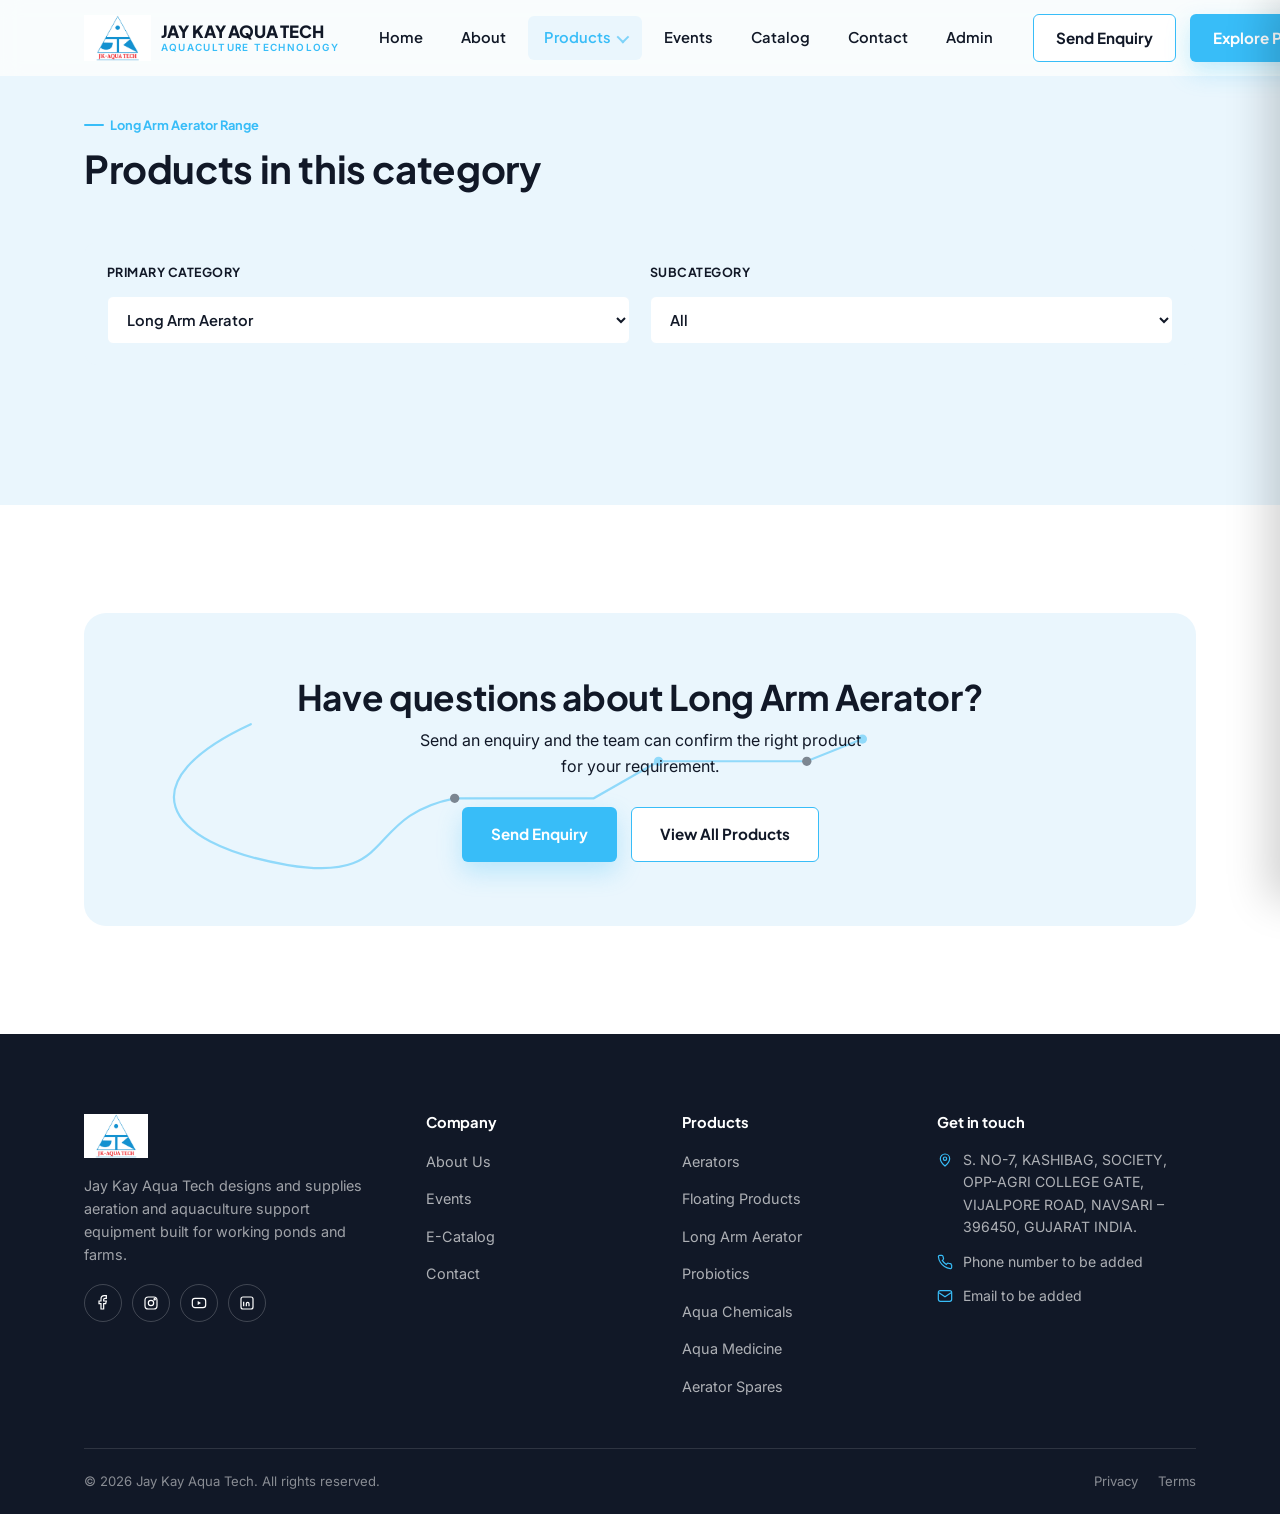
<file: long-arm-aerator.html>
<!DOCTYPE html>
<html lang="en">

<head>
    <meta charset="utf-8">
    <meta name="viewport" content="width=device-width, initial-scale=1.0">

    <title>Long Arm Aerator | Jay Kay Aqua Tech</title>

    <meta
        name="description"
        content="Browse the Jay Kay Aqua Tech Long Arm Aerator range."
    >

    <link
        href="https://www.jkaquatech.com/long-arm-aerator.html"
        rel="canonical"
    >

    <meta
        content="Long Arm Aerator | Jay Kay Aqua Tech"
        property="og:title"
    >

    <meta
        content="Browse the Jay Kay Aqua Tech Long Arm Aerator range."
        property="og:description"
    >

    <meta content="website" property="og:type">
    <meta content="Jay Kay Aqua Tech" property="og:site_name">
    <meta content="#38BDF8" name="theme-color">

    <link href="favicon.png" rel="icon" type="image/png">
    <link href="favicon.png" rel="apple-touch-icon">

    <link
        href="assets/style.css?v=20260922"
        rel="stylesheet"
    >
</head>

<body>

    <!-- =========================================================
         HEADER
         ========================================================= -->

    <div id="site-header"></div>


    <!-- =========================================================
         LONG ARM AERATOR PRODUCTS
         ========================================================= -->

    <section class="section bg-foam">

        <div class="container">

            <div class="section-head">

                <span class="eyebrow">
                    Long Arm Aerator Range
                </span>

                <h2>
                    Products in this category
                </h2>

            </div>


            <!-- =================================================
                 CATEGORY FILTER
                 ================================================= -->

            <div
                class="cat-filter-bar"
                data-cat-filter="1"
                data-multi-cat="0"
            >

                <!-- PRIMARY CATEGORY -->

                <div class="field">

                    <label for="filterCategory">
                        Primary Category
                    </label>

                    <select
                        id="filterCategory"
                        data-current="long-arm-aerator"
                    >

                        <option value="aerators">
                            Aerators
                        </option>

                        <option value="floating-products">
                            Floating Products
                        </option>

                        <option
                            value="long-arm-aerator"
                            selected
                        >
                            Long Arm Aerator
                        </option>

                        <option value="probiotics">
                            Probiotics
                        </option>

                        <option value="aqua-chemicals">
                            Aqua Chemicals
                        </option>

                        <option value="aqua-medicine">
                            Aqua Medicine
                        </option>

                        <option value="aerator-spares">
                            Aerator Spares
                        </option>

                    </select>

                </div>


                <!-- SUBCATEGORY -->

                <div class="field">

                    <label for="filterSubcategory">
                        Subcategory
                    </label>

                    <select id="filterSubcategory">

                        <option value="all">
                            All
                        </option>

                    </select>

                </div>

            </div>


            <!-- =================================================
                 EMPTY PRODUCT MESSAGE
                 ================================================= -->

            <div
                class="cat-filter-empty"
                data-cat-filter-empty="1"
                style="display:none"
            >
                No products are currently listed in this category.
            </div>


            <!-- =================================================
                 PRODUCT GRID
                 ================================================= -->

            <div
                class="grid grid-3"
                data-filter-group=""
            ></div>

        </div>

    </section>


    <!-- =========================================================
         CTA
         ========================================================= -->

    <section class="section">

        <div class="container">

            <div class="cta-band bg-deep">

                <div class="flow-bg">

                    <svg
                        viewBox="0 0 1200 400"
                        xmlns="http://www.w3.org/2000/svg"
                    >

                        <path
                            class="flow-line bright"
                            d="M 180,120 C 50,180 80,248 220,272 C 340,292 300,220 400,200 L 550,200 L 620,160 L 780,160 L 840,136"
                        ></path>

                        <circle
                            class="flow-node deep pulse-dot"
                            cx="400"
                            cy="200"
                            r="5"
                        ></circle>

                        <circle
                            class="flow-node pulse-dot"
                            cx="620"
                            cy="160"
                            r="5"
                        ></circle>

                        <circle
                            class="flow-node deep pulse-dot"
                            cx="780"
                            cy="160"
                            r="5"
                        ></circle>

                        <circle
                            class="flow-node pulse-dot"
                            cx="840"
                            cy="136"
                            r="5"
                        ></circle>

                    </svg>

                </div>


                <h2>
                    Have questions about Long Arm Aerator?
                </h2>

                <p>
                    Send an enquiry and the team can confirm the right product for your requirement.
                </p>


                <div class="cta-actions">

                    <a
                        class="btn btn-primary btn-on-dark"
                        href="contact.html?category=long-arm-aerator"
                    >
                        Send Enquiry
                    </a>

                    <a
                        class="btn btn-ghost"
                        href="products.html"
                    >
                        View All Products
                    </a>

                </div>

            </div>

        </div>

    </section>


    <!-- =========================================================
         FOOTER
         ========================================================= -->

    <div id="site-footer"></div>


    <!-- =========================================================
         MAIN JAVASCRIPT
         ========================================================= -->

    <script src="assets/script.js?v=20260922"></script>

</body>
</html>
</file>
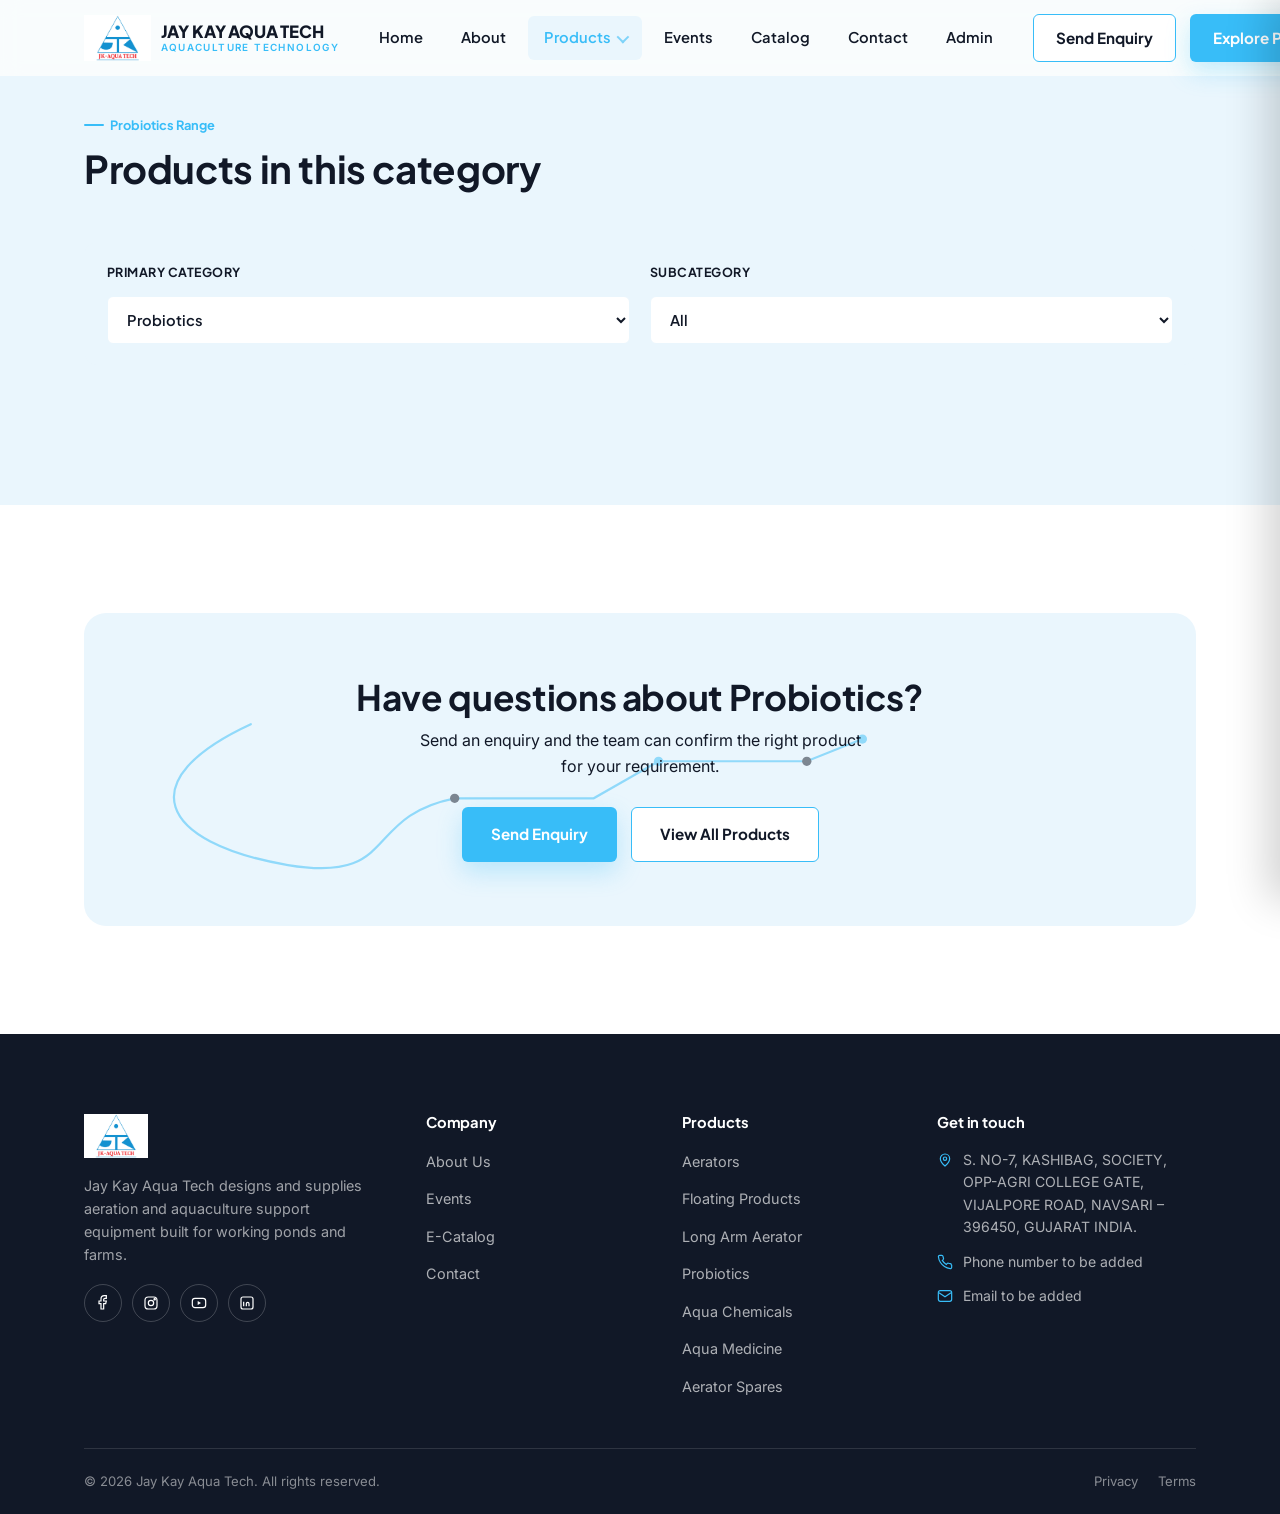
<file: probiotics.html>
<!DOCTYPE html>
<html lang="en">
<head>
    <meta charset="utf-8">
    <meta name="viewport" content="width=device-width, initial-scale=1.0">

    <title>Probiotics | Jay Kay Aqua Tech</title>
    <meta name="description" content="Browse the Jay Kay Aqua Tech Probiotics range.">

    <link href="https://www.jkaquatech.com/probiotics.html" rel="canonical">

    <meta content="Probiotics | Jay Kay Aqua Tech" property="og:title">
    <meta content="Browse the Jay Kay Aqua Tech Probiotics range." property="og:description">
    <meta content="website" property="og:type">
    <meta content="Jay Kay Aqua Tech" property="og:site_name">
    <meta content="#38BDF8" name="theme-color">

    <link href="favicon.png" rel="icon" type="image/png">
    <link href="favicon.png" rel="apple-touch-icon">

    <link href="assets/style.css?v=20260922" rel="stylesheet">
</head>

<body>

<div id="site-header"></div>


<!-- PRODUCTS -->
<section class="section bg-foam">
    <div class="container">

        <div class="section-head">
            <span class="eyebrow">Probiotics Range</span>
            <h2>Products in this category</h2>
        </div>


        <!-- CATEGORY FILTERS -->
        <div class="cat-filter-bar" data-cat-filter="1" data-multi-cat="0">

            <div class="field">
                <label for="filterCategory">Primary Category</label>

                <select id="filterCategory" data-current="probiotics">
                    <option value="aerators">Aerators</option>
                    <option value="floating-products">Floating Products</option>
                    <option value="long-arm-aerator">Long Arm Aerator</option>
                    <option value="probiotics" selected>Probiotics</option>
                    <option value="aqua-chemicals">Aqua Chemicals</option>
                    <option value="aqua-medicine">Aqua Medicine</option>
                    <option value="aerator-spares">Aerator Spares</option>
                </select>
            </div>


            <div class="field">
                <label for="filterSubcategory">Subcategory</label>

                <select id="filterSubcategory">
                    <option value="all">All</option>
                </select>
            </div>

        </div>


        <!-- EMPTY STATE -->
        <div
            class="cat-filter-empty"
            data-cat-filter-empty="1"
            style="display:none"
        >
            No products are currently listed in this category.
        </div>


        <!-- PRODUCTS WILL LOAD HERE -->
        <div class="grid grid-3" data-filter-group=""></div>

    </div>
</section>


<!-- CTA -->
<section class="section">
    <div class="container">

        <div class="cta-band bg-deep">

            <div class="flow-bg">
                <svg
                    viewBox="0 0 1200 400"
                    xmlns="http://www.w3.org/2000/svg"
                >
                    <path
                        class="flow-line bright"
                        d="M 180,120 C 50,180 80,248 220,272 C 340,292 300,220 400,200 L 550,200 L 620,160 L 780,160 L 840,136"
                    ></path>

                    <circle
                        class="flow-node deep pulse-dot"
                        cx="400"
                        cy="200"
                        r="5"
                    ></circle>

                    <circle
                        class="flow-node pulse-dot"
                        cx="620"
                        cy="160"
                        r="5"
                    ></circle>

                    <circle
                        class="flow-node deep pulse-dot"
                        cx="780"
                        cy="160"
                        r="5"
                    ></circle>

                    <circle
                        class="flow-node pulse-dot"
                        cx="840"
                        cy="136"
                        r="5"
                    ></circle>
                </svg>
            </div>

            <h2>Have questions about Probiotics?</h2>

            <p>
                Send an enquiry and the team can confirm the right product
                for your requirement.
            </p>

            <div class="cta-actions">

                <a
                    class="btn btn-primary btn-on-dark"
                    href="contact.html?category=probiotics"
                >
                    Send Enquiry
                </a>

                <a
                    class="btn btn-ghost"
                    href="products.html"
                >
                    View All Products
                </a>

            </div>

        </div>

    </div>
</section>


<div id="site-footer"></div>

<script src="assets/script.js?v=20260922"></script>

</body>
</html>
</file>
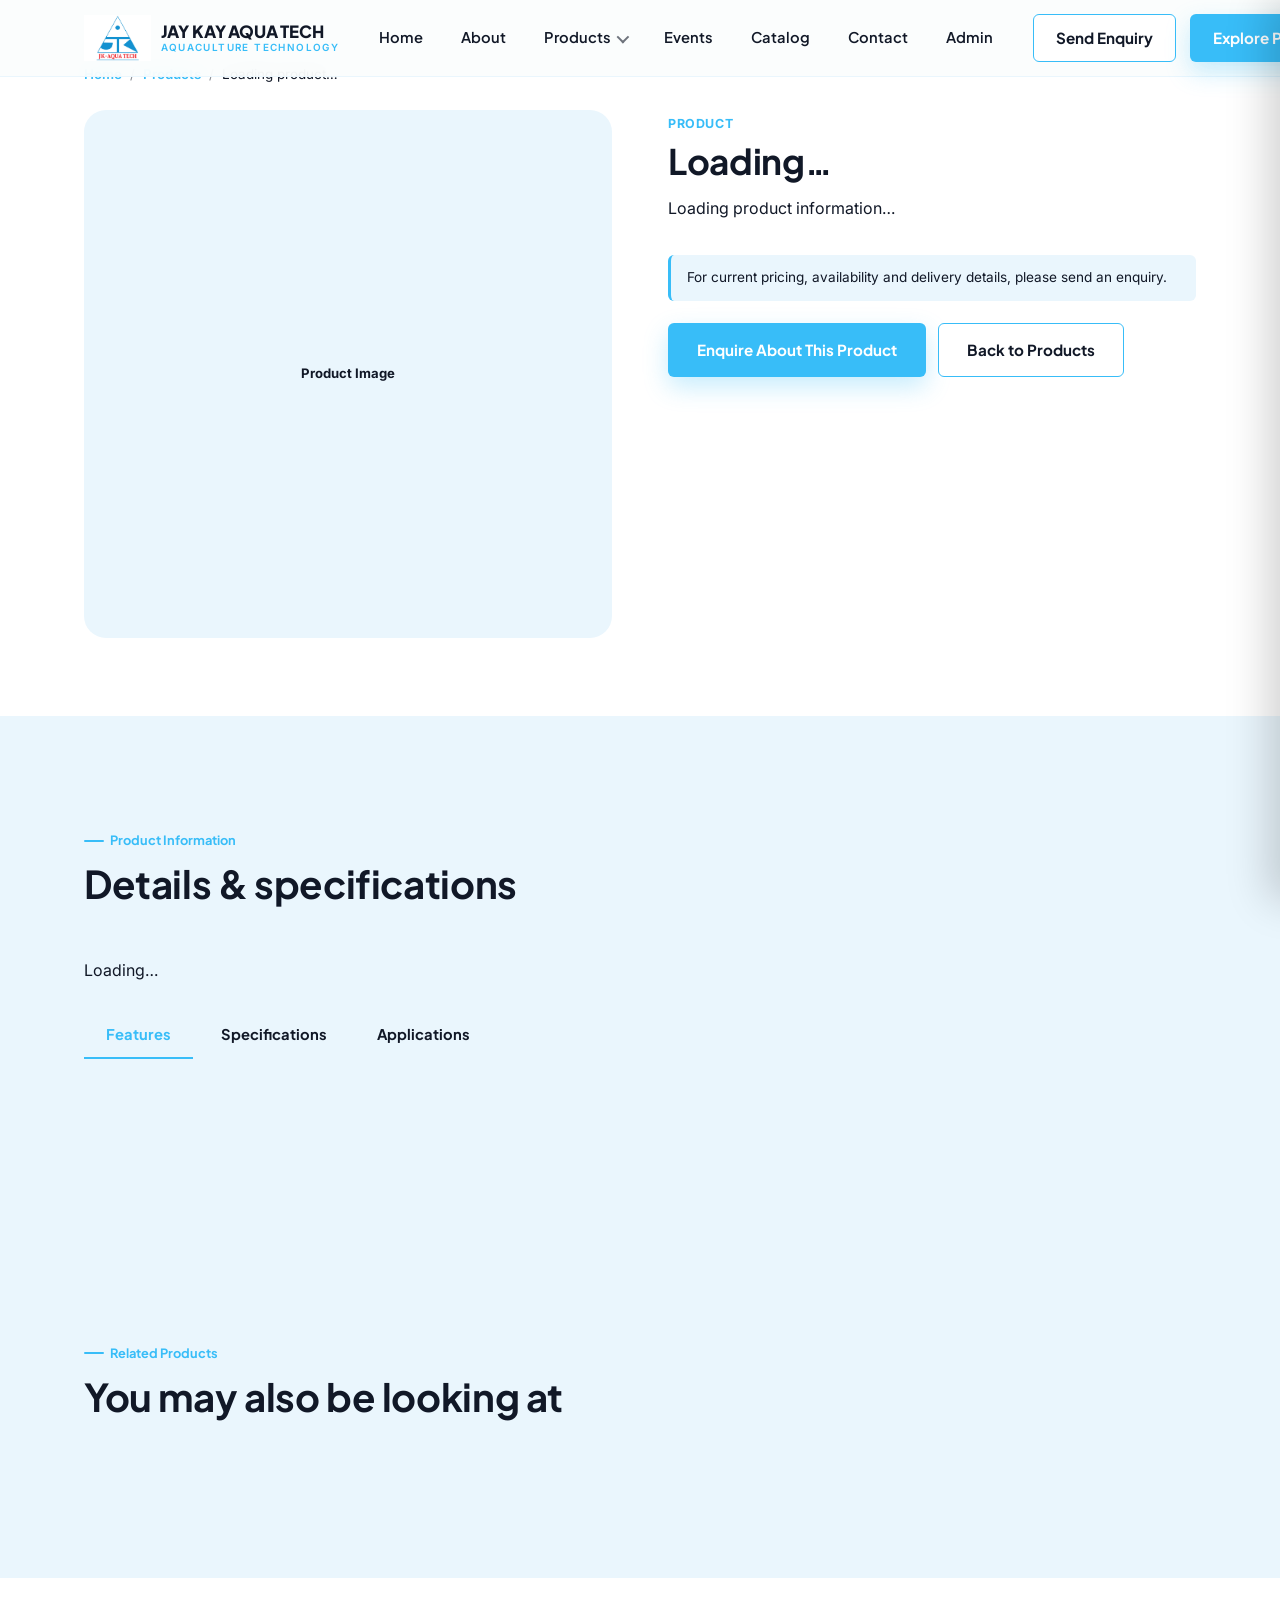
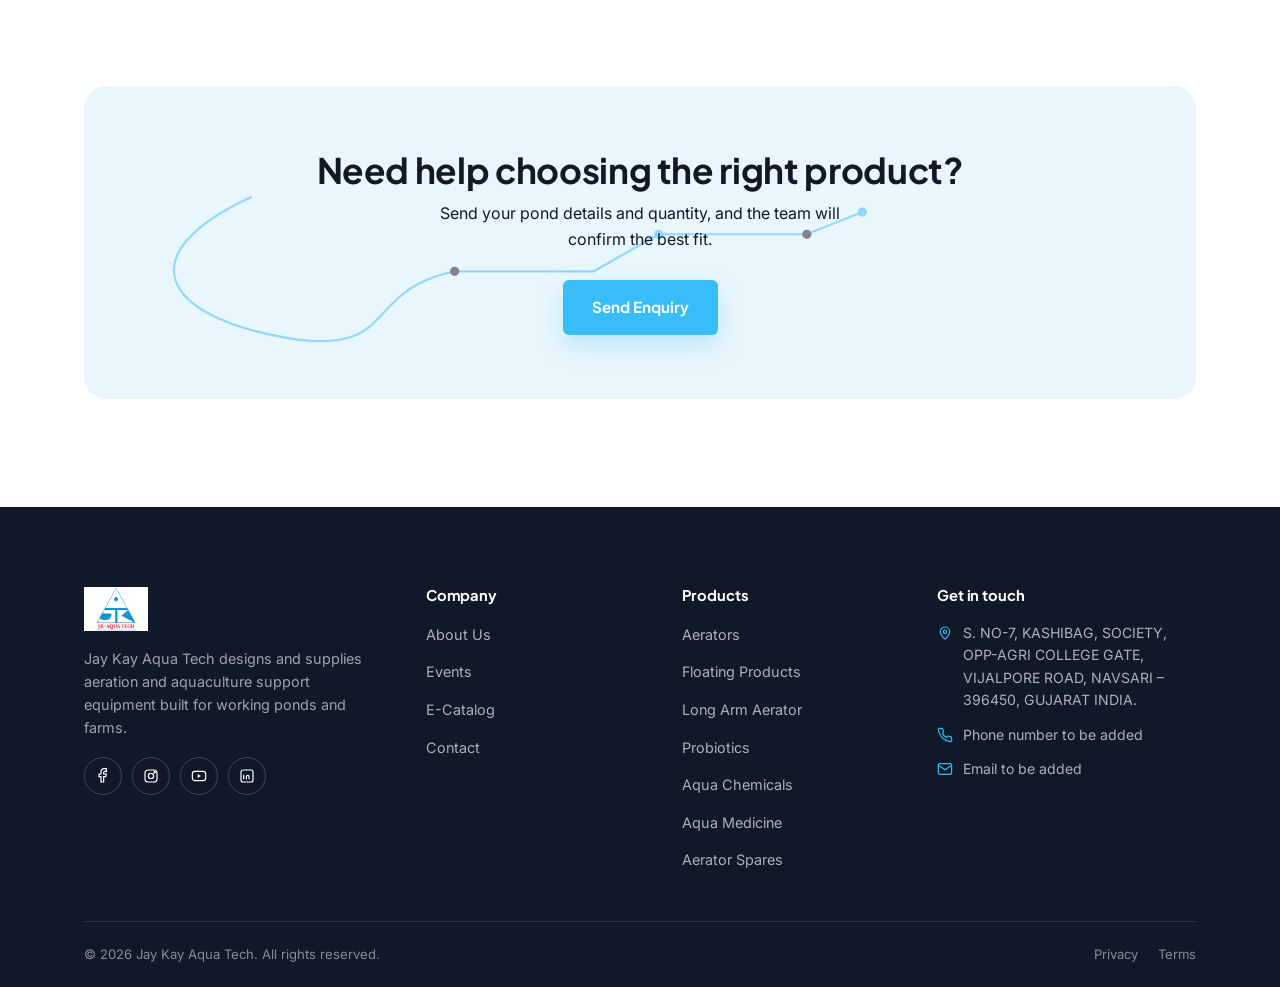
<file: product-details.html>
<!DOCTYPE html>

<html lang="en">
<head>
<meta charset="utf-8"/>
<meta content="width=device-width, initial-scale=1.0" name="viewport"/>
<title>Product Details | Jay Kay Aqua Tech</title>
<meta content="Full specifications, features and applications for Jay Kay Aqua Tech aquaculture equipment." name="description"/>
<link href="https://www.jkaquatech.com/product-details.html" rel="canonical"/>
<meta content="Product Details | Jay Kay Aqua Tech" property="og:title"/>
<meta content="Full specifications, features and applications for Jay Kay Aqua Tech aquaculture equipment." property="og:description"/>
<meta content="website" property="og:type"/>
<meta content="Jay Kay Aqua Tech" property="og:site_name"/>
<meta content="#38BDF8" name="theme-color"/>
<link href="favicon.png" rel="icon" type="image/png"/>
<link href="favicon.png" rel="apple-touch-icon"/>
<link href="assets/style.css?v=20260922" rel="stylesheet"/>
</head>
<body>
<div id="site-header"></div>
<section class="section-tight">
  <div class="container">
    <div class="breadcrumb" id="pdBreadcrumb">
      <a href="index.html">Home</a><span class="sep">/</span>
      <a href="products.html">Products</a><span class="sep">/</span>
      <span id="pdBreadcrumbCurrent">Loading product…</span>
    </div>
    <div class="grid" id="pdDetailGrid" style="grid-template-columns:1fr 1fr;gap:56px;">
      <div class="pd-gallery">
        <div class="main-frame" id="pdMainFrame"><div class="product-image-placeholder">Product Image</div></div>
        <div class="pd-thumbs" id="pdThumbs"></div>
      </div>
      <div class="pd-info">
        <span class="cat-label" id="pdCatLabel">Product</span>
        <h1 id="pdTitle">Loading…</h1>
        <p id="pdShort">Loading product information…</p>
        <div class="tag-row" id="pdTags"></div>
        <div class="price-note">For current pricing, availability and delivery details, please send an enquiry.</div>
        <div class="pd-form-row">
          <a class="btn btn-primary" id="pdEnquire" href="contact.html">Enquire About This Product</a>
          <a class="btn btn-ghost" href="products.html">Back to Products</a>
        </div>
      </div>
    </div>
  </div>
</section>
<section class="section bg-foam">
  <div class="container">
    <div class="section-head">
      <span class="eyebrow">Product Information</span>
      <h2>Details &amp; specifications</h2>
    </div>
    <div class="pd-overview" style="margin-bottom:28px;">
      <p id="pdOverview">Loading…</p>
    </div>
    <div class="tab-nav">
      <button class="active" type="button" data-tab="tabFeatures">Features</button>
      <button type="button" data-tab="tabSpecs">Specifications</button>
      <button type="button" data-tab="tabApplications">Applications</button>
    </div>
    <div class="tab-panel active" id="tabFeatures"><div id="pdFeatures"></div></div>
    <div class="tab-panel" id="tabSpecs"><div id="pdSpecs"></div></div>
    <div class="tab-panel" id="tabApplications"><div id="pdApplications"></div></div>
  </div>
</section>
<section class="section bg-foam">
  <div class="container">
    <div class="section-head">
      <span class="eyebrow">Related Products</span>
      <h2>You may also be looking at</h2>
    </div>
    <div id="pdRelated"></div>
  </div>
</section>
<section class="section">
  <div class="container">
    <div class="cta-band bg-deep">
      <div class="flow-bg"><svg viewBox="0 0 1200 400" xmlns="http://www.w3.org/2000/svg"><path class="flow-line bright" d="M 180,120 C 50,180 80,248 220,272 C 340,292 300,220 400,200 L 550,200 L 620,160 L 780,160 L 840,136"></path><circle class="flow-node deep pulse-dot" cx="400" cy="200" r="5"></circle><circle class="flow-node pulse-dot" cx="620" cy="160" r="5"></circle><circle class="flow-node deep pulse-dot" cx="780" cy="160" r="5"></circle><circle class="flow-node pulse-dot" cx="840" cy="136" r="5"></circle></svg></div>
      <h2>Need help choosing the right product?</h2>
      <p>Send your pond details and quantity, and the team will confirm the best fit.</p>
      <div class="cta-actions"><a class="btn btn-primary btn-on-dark" id="pdCtaEnquire" href="contact.html">Send Enquiry</a></div>
    </div>
  </div>
</section>
<div id="site-footer"></div>
<script src="assets/script.js?v=20260922"></script>
</body>
</html>
</file>
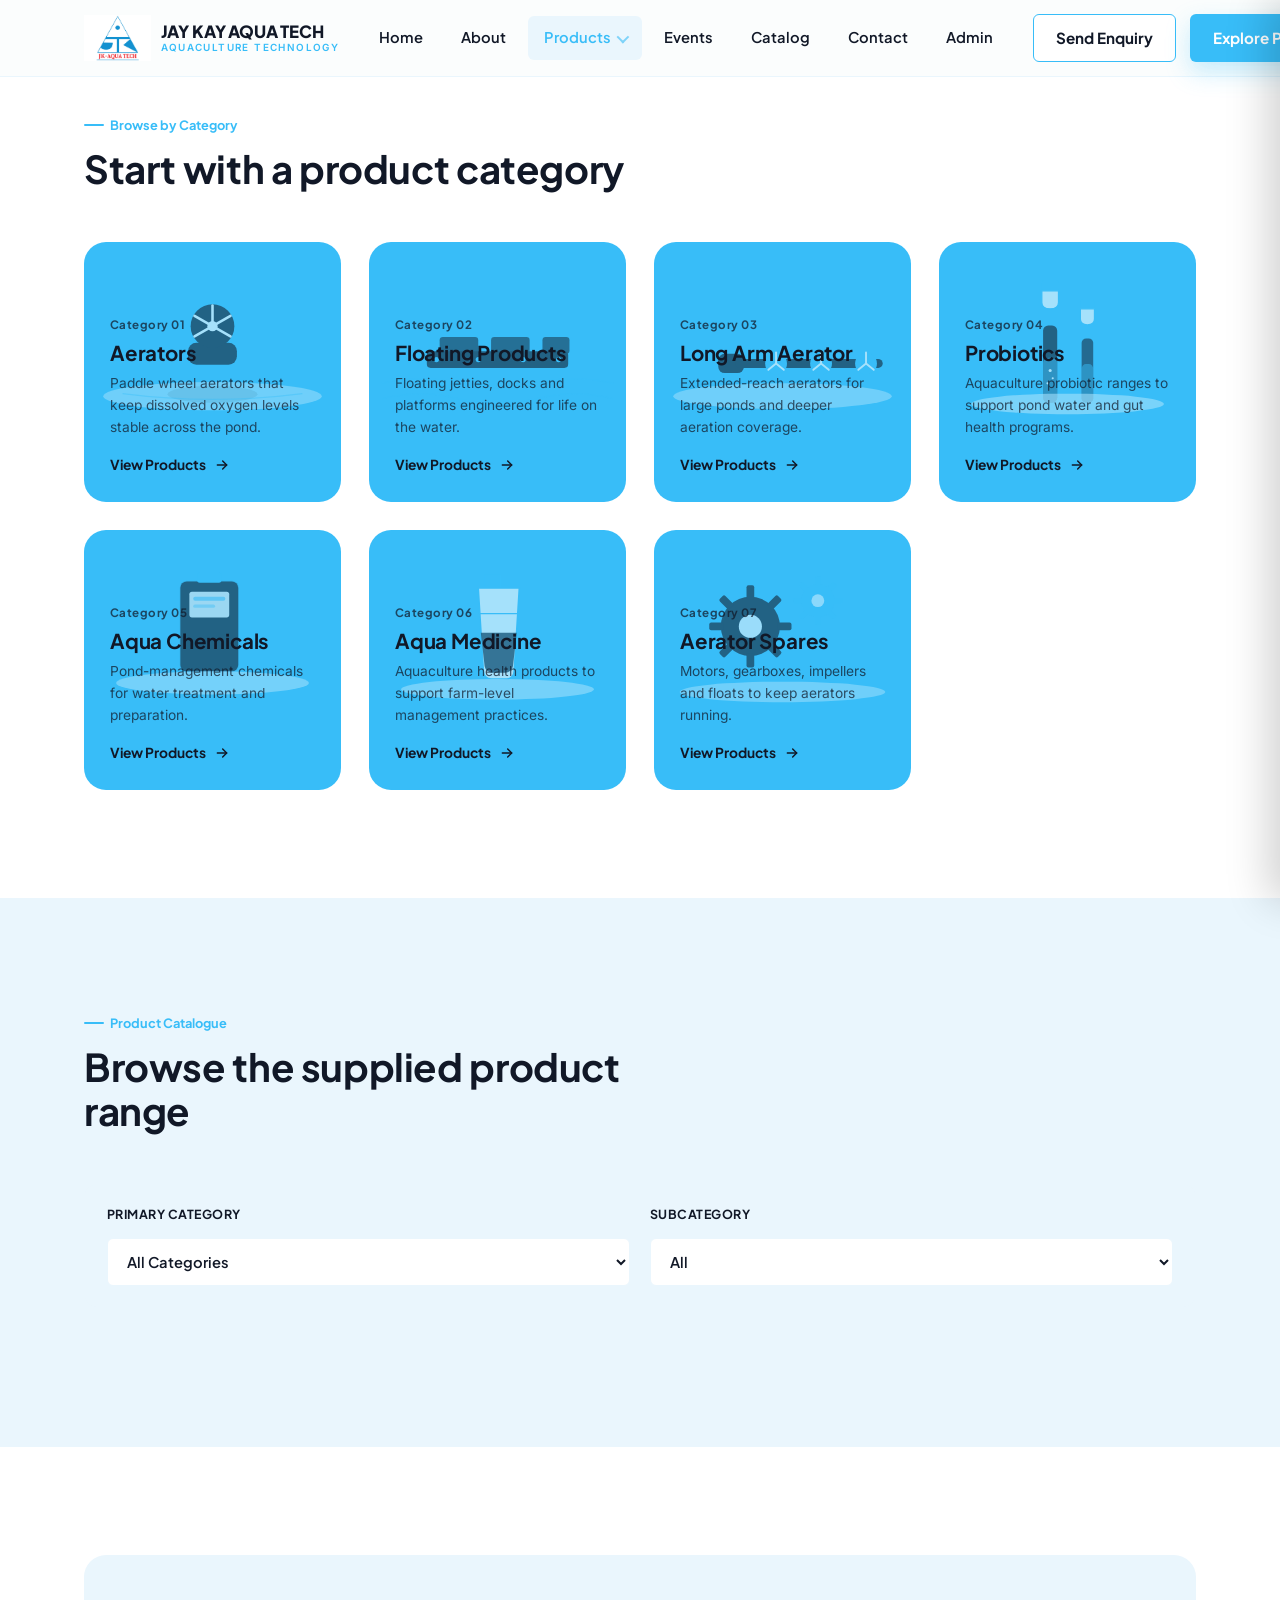
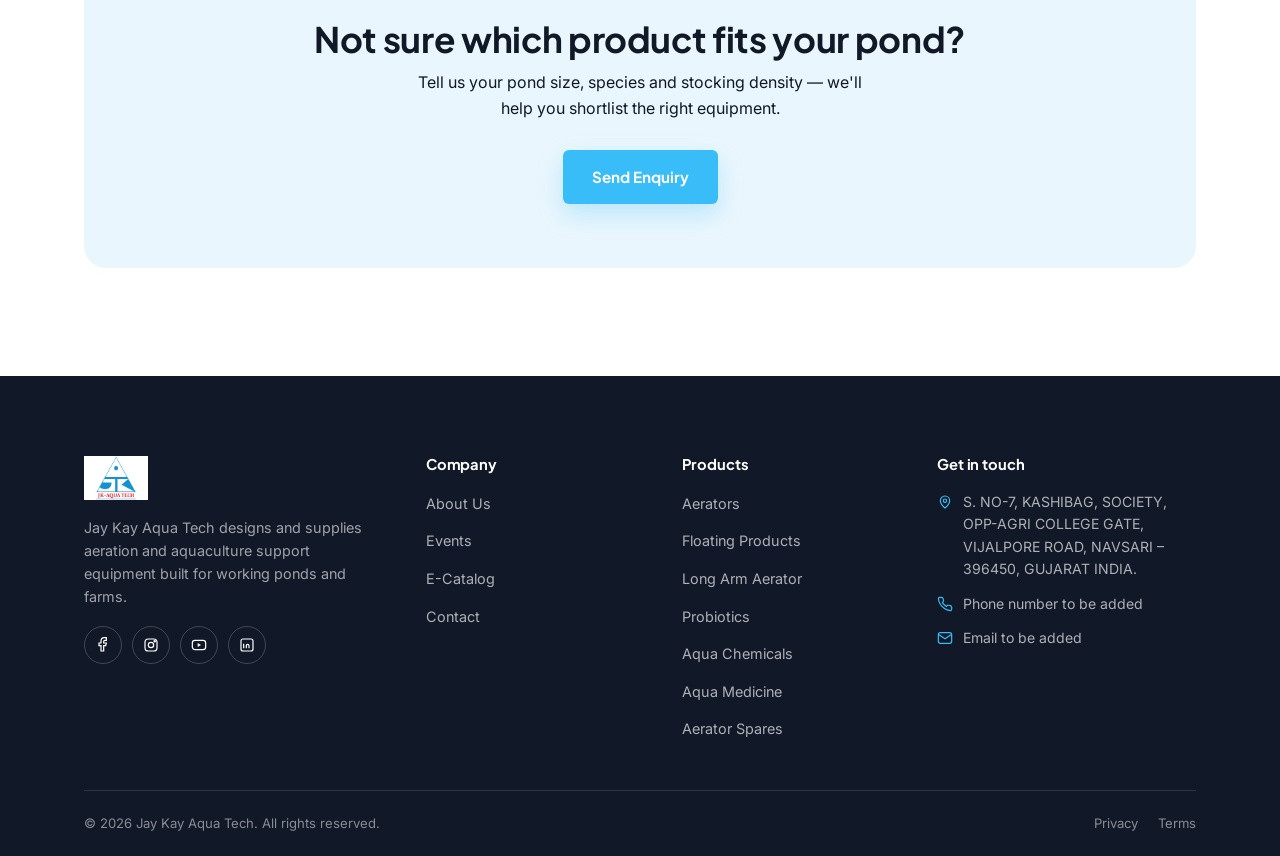
<file: products.html>
<!DOCTYPE html>

<html lang="en">
<head>
<meta charset="utf-8"/>
<meta content="width=device-width, initial-scale=1.0" name="viewport"/>
<title>Products | Jay Kay Aqua Tech</title>
<meta content="Browse the current Jay Kay Aqua Tech product catalogue using primary category and subcategory filters." name="description"/>
<link href="https://www.jkaquatech.com/products.html" rel="canonical"/>
<meta content="Products | Jay Kay Aqua Tech" property="og:title"/>
<meta content="Browse the full Jay Kay Aqua Tech product range: aerators, floating products, probiotics, aqua chemicals, aqua medicine and spares." property="og:description"/>
<meta content="website" property="og:type"/>
<meta content="Jay Kay Aqua Tech" property="og:site_name"/>
<meta content="#38BDF8" name="theme-color"/>
<link href="favicon.png" rel="icon" type="image/png"/>
<link href="favicon.png" rel="apple-touch-icon"/>
<link href="assets/style.css?v=20260922" rel="stylesheet"/>
</head>
<body>
<div id="site-header"></div>
<section class="section"><div class="container">
<div class="section-head">
<span class="eyebrow">Browse by Category</span>
<h2>Start with a product category</h2>
</div>
<div class="grid grid-4"><a class="cat-card reveal" href="aerators.html">
<div class="cat-art"><svg preserveaspectratio="xMidYMid slice" viewbox="0 0 400 300" xmlns="http://www.w3.org/2000/svg">
<defs></defs>
<rect fill="none" height="300" width="400"></rect>
<ellipse cx="200" cy="240" fill="#FFFFFF" opacity="0.5" rx="170" ry="22"></ellipse>
<g transform="translate(200,165)">
<ellipse cx="0" cy="72" fill="#111827" opacity="0.12" rx="70" ry="13"></ellipse>
<rect fill="#111827" height="34" rx="13" width="76" x="-38" y="-8"></rect>
<circle cx="0" cy="-34" fill="#111827" r="34"></circle>
<g stroke="#FFFFFF" stroke-linecap="round" stroke-width="4">
<line x1="0" x2="0" y1="-34" y2="-66"></line>
<line x1="0" x2="28" y1="-34" y2="-18"></line>
<line x1="0" x2="-28" y1="-34" y2="-18"></line>
<line x1="0" x2="28" y1="-34" y2="-50"></line>
<line x1="0" x2="-28" y1="-34" y2="-50"></line>
</g>
<circle cx="0" cy="-34" fill="#FFFFFF" r="8"></circle>
</g>
<g fill="none" stroke="#38BDF8" stroke-opacity="0.4" stroke-width="2">
<path d="M60,236 Q200,254 340,236"></path>
</g>
</svg></div>
<span class="cat-tag">Category 01</span>
<h3>Aerators</h3>
<p>Paddle wheel aerators that keep dissolved oxygen levels stable across the pond.</p>
<span class="cat-link">View Products <svg fill="none" stroke="currentColor" stroke-linecap="round" stroke-linejoin="round" stroke-width="2.2" viewbox="0 0 24 24"><path d="M5 12h14"></path><path d="M13 6l6 6-6 6"></path></svg></span>
</a><a class="cat-card reveal" href="floating-products.html">
<div class="cat-art"><svg preserveaspectratio="xMidYMid slice" viewbox="0 0 400 300" xmlns="http://www.w3.org/2000/svg">
<defs></defs>
<rect fill="none" height="300" width="400"></rect>
<g fill="none" stroke="#38BDF8" stroke-opacity="0.35" stroke-width="2">
<path d="M20,220 Q80,205 140,220 T260,220 T380,220"></path>
<path d="M20,244 Q80,229 140,244 T260,244 T380,244"></path>
</g>
<g transform="translate(200,150)">
<rect fill="#111827" height="26" rx="6" width="220" x="-110" y="20"></rect>
<rect fill="#111827" height="26" opacity="0.85" rx="5" width="60" x="-90" y="-2"></rect>
<rect fill="#111827" height="26" opacity="0.85" rx="5" width="60" x="-10" y="-2"></rect>
<rect fill="#111827" height="26" opacity="0.85" rx="5" width="42" x="70" y="-2"></rect>
<g fill="#38BDF8"><circle cx="-95" cy="33" r="4"></circle><circle cx="-30" cy="33" r="4"></circle><circle cx="40" cy="33" r="4"></circle><circle cx="95" cy="33" r="4"></circle></g>
</g>
</svg></div>
<span class="cat-tag">Category 02</span>
<h3>Floating Products</h3>
<p>Floating jetties, docks and platforms engineered for life on the water.</p>
<span class="cat-link">View Products <svg fill="none" stroke="currentColor" stroke-linecap="round" stroke-linejoin="round" stroke-width="2.2" viewbox="0 0 24 24"><path d="M5 12h14"></path><path d="M13 6l6 6-6 6"></path></svg></span>
</a><a class="cat-card reveal" href="long-arm-aerator.html">
<div class="cat-art"><svg preserveaspectratio="xMidYMid slice" viewbox="0 0 400 300" xmlns="http://www.w3.org/2000/svg">
<defs></defs>
<rect fill="none" height="300" width="400"></rect>
<ellipse cx="200" cy="240" fill="#FFFFFF" opacity="0.5" rx="170" ry="20"></ellipse>
<g transform="translate(120,190)">
<rect fill="#111827" height="30" rx="10" width="40" x="-20" y="-16"></rect>
<rect fill="#111827" height="14" rx="7" width="230" x="6" y="-8"></rect>
<g fill="#38BDF8">
<circle cx="70" cy="-1" r="17"></circle><circle cx="140" cy="-1" r="17"></circle><circle cx="210" cy="-1" r="17"></circle>
</g>
<g stroke="#FFFFFF" stroke-linecap="round" stroke-width="3">
<line x1="70" x2="70" y1="-1" y2="-18"></line><line x1="70" x2="82" y1="-1" y2="9"></line><line x1="70" x2="58" y1="-1" y2="9"></line>
<line x1="140" x2="140" y1="-1" y2="-18"></line><line x1="140" x2="152" y1="-1" y2="9"></line><line x1="140" x2="128" y1="-1" y2="9"></line>
<line x1="210" x2="210" y1="-1" y2="-18"></line><line x1="210" x2="222" y1="-1" y2="9"></line><line x1="210" x2="198" y1="-1" y2="9"></line>
</g>
</g>
</svg></div>
<span class="cat-tag">Category 03</span>
<h3>Long Arm Aerator</h3>
<p>Extended-reach aerators for large ponds and deeper aeration coverage.</p>
<span class="cat-link">View Products <svg fill="none" stroke="currentColor" stroke-linecap="round" stroke-linejoin="round" stroke-width="2.2" viewbox="0 0 24 24"><path d="M5 12h14"></path><path d="M13 6l6 6-6 6"></path></svg></span>
</a><a class="cat-card reveal" href="probiotics.html">
<div class="cat-art"><svg preserveaspectratio="xMidYMid slice" viewbox="0 0 400 300" xmlns="http://www.w3.org/2000/svg">
<defs></defs>
<rect fill="none" height="300" width="400"></rect>
<g transform="translate(160,60)">
<rect fill="#38BDF8" height="16" rx="3" width="26" x="0" y="0"></rect>
<path d="M0,16 h26 v18 q0,10 -13,10 q-13,0 -13,-10 z" fill="#FFFFFF" stroke="#38BDF8" stroke-width="2"></path>
<rect fill="#111827" height="120" rx="8" width="22" x="2" y="70"></rect>
<rect fill="#38BDF8" height="70" opacity="0.55" rx="8" width="22" x="2" y="120"></rect>
<circle cx="13" cy="140" fill="#FFFFFF" r="2.4"></circle><circle cx="9" cy="160" fill="#FFFFFF" r="1.8"></circle><circle cx="17" cy="152" fill="#FFFFFF" r="1.6"></circle>
</g>
<g transform="translate(220,90)">
<rect fill="#38BDF8" height="14" rx="3" width="22" x="0" y="0"></rect>
<path d="M0,14 h22 v16 q0,9 -11,9 q-11,0 -11,-9 z" fill="#FFFFFF" stroke="#38BDF8" stroke-width="2"></path>
<rect fill="#111827" height="100" opacity="0.9" rx="7" width="18" x="2" y="60"></rect>
<rect fill="#38BDF8" height="60" opacity="0.5" rx="7" width="18" x="2" y="100"></rect>
</g>
<ellipse cx="200" cy="252" fill="#FFFFFF" opacity="0.6" rx="150" ry="16"></ellipse>
</svg></div>
<span class="cat-tag">Category 04</span>
<h3>Probiotics</h3>
<p>Aquaculture probiotic ranges to support pond water and gut health programs.</p>
<span class="cat-link">View Products <svg fill="none" stroke="currentColor" stroke-linecap="round" stroke-linejoin="round" stroke-width="2.2" viewbox="0 0 24 24"><path d="M5 12h14"></path><path d="M13 6l6 6-6 6"></path></svg></span>
</a><a class="cat-card reveal" href="aqua-chemicals.html">
<div class="cat-art"><svg preserveaspectratio="xMidYMid slice" viewbox="0 0 400 300" xmlns="http://www.w3.org/2000/svg">
<defs></defs>
<rect fill="none" height="300" width="400"></rect>
<g transform="translate(150,80)">
<rect fill="#111827" height="140" rx="10" width="90" x="0" y="0"></rect>
<rect fill="none" height="140" rx="10" stroke="#111827" stroke-opacity="0.15" stroke-width="2" width="90" x="0" y="0"></rect>
<rect fill="#FFFFFF" height="40" opacity="0.92" rx="4" width="62" x="14" y="16"></rect>
<rect fill="#38BDF8" height="6" opacity="0.6" rx="3" width="50" x="20" y="24"></rect>
<rect fill="#38BDF8" height="5" opacity="0.4" rx="2.5" width="34" x="20" y="36"></rect>
<rect fill="#38BDF8" height="16" rx="4" width="38" x="26" y="-14"></rect>
</g>
<ellipse cx="200" cy="238" fill="#FFFFFF" opacity="0.55" rx="150" ry="18"></ellipse>
</svg></div>
<span class="cat-tag">Category 05</span>
<h3>Aqua Chemicals</h3>
<p>Pond-management chemicals for water treatment and preparation.</p>
<span class="cat-link">View Products <svg fill="none" stroke="currentColor" stroke-linecap="round" stroke-linejoin="round" stroke-width="2.2" viewbox="0 0 24 24"><path d="M5 12h14"></path><path d="M13 6l6 6-6 6"></path></svg></span>
</a><a class="cat-card reveal" href="aqua-medicine.html">
<div class="cat-art"><svg preserveaspectratio="xMidYMid slice" viewbox="0 0 400 300" xmlns="http://www.w3.org/2000/svg">
<defs></defs>
<rect fill="none" height="300" width="400"></rect>
<g transform="translate(160,70)">
<rect fill="#38BDF8" height="20" width="24" x="20" y="0"></rect>
<path d="M10,20 h64 l-8,130 a12,12 0 0 1 -12,12 h-24 a12,12 0 0 1 -12,-12 z" fill="#FFFFFF" stroke="#38BDF8" stroke-width="2.5"></path>
<path d="M14,90 h56 l-6,52 a12,12 0 0 1 -12,10 h-20 a12,12 0 0 1 -12,-10 z" fill="#111827" opacity="0.85"></path>
<line stroke="#38BDF8" stroke-width="2" x1="10" x2="74" y1="60" y2="60"></line>
</g>
<ellipse cx="200" cy="248" fill="#FFFFFF" opacity="0.55" rx="150" ry="16"></ellipse>
</svg></div>
<span class="cat-tag">Category 06</span>
<h3>Aqua Medicine</h3>
<p>Aquaculture health products to support farm-level management practices.</p>
<span class="cat-link">View Products <svg fill="none" stroke="currentColor" stroke-linecap="round" stroke-linejoin="round" stroke-width="2.2" viewbox="0 0 24 24"><path d="M5 12h14"></path><path d="M13 6l6 6-6 6"></path></svg></span>
</a><a class="cat-card reveal" href="aerator-spares.html">
<div class="cat-art"><svg preserveaspectratio="xMidYMid slice" viewbox="0 0 400 300" xmlns="http://www.w3.org/2000/svg">
<defs></defs>
<rect fill="none" height="300" width="400"></rect>
<g fill="#111827" transform="translate(150,150)">
<circle r="46"></circle>
<g>
<rect height="22" rx="3" width="12" x="-6" y="-64"></rect>
<rect height="22" rx="3" width="12" x="-6" y="42"></rect>
<rect height="12" rx="3" width="22" x="-64" y="-6"></rect>
<rect height="12" rx="3" width="22" x="42" y="-6"></rect>
<g transform="rotate(45)"><rect height="22" rx="3" width="12" x="-6" y="-64"></rect><rect height="22" rx="3" width="12" x="-6" y="42"></rect><rect height="12" rx="3" width="22" x="-64" y="-6"></rect><rect height="12" rx="3" width="22" x="42" y="-6"></rect></g>
</g>
<circle fill="#EAF6FD" r="18"></circle>
</g>
<g fill="#38BDF8" opacity="0.85" transform="translate(255,110)">
<circle r="26"></circle>
<g><rect height="14" rx="2" width="8" x="-4" y="-38"></rect><rect height="14" rx="2" width="8" x="-4" y="24"></rect><rect height="8" rx="2" width="14" x="-38" y="-4"></rect><rect height="8" rx="2" width="14" x="24" y="-4"></rect>
<g transform="rotate(45)"><rect height="14" rx="2" width="8" x="-4" y="-38"></rect><rect height="14" rx="2" width="8" x="-4" y="24"></rect><rect height="8" rx="2" width="14" x="-38" y="-4"></rect><rect height="8" rx="2" width="14" x="24" y="-4"></rect></g></g>
<circle fill="#EAF6FD" r="10"></circle>
</g>
<ellipse cx="200" cy="252" fill="#FFFFFF" opacity="0.5" rx="160" ry="16"></ellipse>
</svg></div>
<span class="cat-tag">Category 07</span>
<h3>Aerator Spares</h3>
<p>Motors, gearboxes, impellers and floats to keep aerators running.</p>
<span class="cat-link">View Products <svg fill="none" stroke="currentColor" stroke-linecap="round" stroke-linejoin="round" stroke-width="2.2" viewbox="0 0 24 24"><path d="M5 12h14"></path><path d="M13 6l6 6-6 6"></path></svg></span>
</a></div>
</div></section><section class="section bg-foam"><div class="container"><div class="section-head"><span class="eyebrow">Product Catalogue</span><h2>Browse the supplied product range</h2></div><div class="cat-filter-bar" data-cat-filter="1" data-multi-cat="1">
<div class="field"><label for="filterCategory">Primary Category</label><select id="filterCategory"><option value="all" selected>All Categories</option><option value="aerators">Aerators</option><option value="floating-products">Floating Products</option><option value="long-arm-aerator">Long Arm Aerator</option><option value="probiotics">Probiotics</option><option value="aqua-chemicals">Aqua Chemicals</option><option value="aqua-medicine">Aqua Medicine</option><option value="aerator-spares">Aerator Spares</option></select></div>
<div class="field"><label for="filterSubcategory">Subcategory</label><select id="filterSubcategory"><option value="all">All</option></select></div>
</div><div class="cat-filter-empty" data-cat-filter-empty="1" style="display:none">No products found in this category.</div><div class="grid grid-3" data-filter-group=""></div></div></section><section class="section"><div class="container"><div class="cta-band bg-deep">
<div class="flow-bg"><path class="flow-line bright" d="M 180.0,120.0 C 50.0,180.0 80.0,248.0 220.0,272.0 C 340.0,292.0 300.0,220.00000000000003 400.0,200.0 L 550.0,200.0 L 620.0,160.0 L 780.0,160.0 L 840.0,136.0"></path><circle class="flow-node deep pulse-dot" cx="400.0" cy="200.0" r="5"></circle><circle class="flow-node pulse-dot" cx="620.0" cy="160.0" r="5"></circle><circle class="flow-node deep pulse-dot" cx="780.0" cy="160.0" r="5"></circle><circle class="flow-node pulse-dot" cx="840.0" cy="136.0" r="5"></circle></div>
<h2>Not sure which product fits your pond?</h2>
<p>Tell us your pond size, species and stocking density — we'll help you shortlist the right equipment.</p>
<div class="cta-actions">
<a class="btn btn-primary btn-on-dark" href="contact.html">Send Enquiry</a>
</div>
</div></div></section><div id="site-footer"></div>
<script src="assets/script.js?v=20260922"></script>
</body>
</html>
</file>
<file: assets/style.css>
/* ==========================================================================
   JAY KAY AQUA TECH — MAIN STYLESHEET
   Design system: "Flow → Circuit" — water becoming intelligent infrastructure.
   ========================================================================== */

/* ---------- Fonts ---------- */
@import url('https://fonts.googleapis.com/css2?family=Plus+Jakarta+Sans:wght@500;600;700;800&family=Inter:wght@400;500;600;700&display=swap');

/* ---------- Design tokens ---------- */
:root{
  /* Jay Kay Aqua Tech — strict 4-color palette */
  --ocean-deep:   #111827; /* Dark Text — headings, strong text, footer bg (the one approved large-dark-bg spot) */
  --ocean-mid:    #111827; /* Dark Text — reused for hover/darker states (no second dark color allowed) */
  --teal-signal:  #38BDF8; /* Sky Blue — primary accent / CTA / interactive color */
  --aqua-bright:  #38BDF8; /* Sky Blue — accents, highlights, hovers */
  --aqua-soft:    #38BDF8; /* Sky Blue */
  --foam:         #EAF6FD; /* Light Sky Blue — alternate section backgrounds */
  --paper:        #FFFFFF; /* White — main backgrounds */
  --ink:          #111827; /* Dark Text */
  --slate:        #111827; /* Dark Text — body copy (no gray permitted in this palette) */
  --slate-soft:   #111827; /* Dark Text */
  --line:         #EAF6FD; /* Light Sky Blue — borders */
  --amber:        #38BDF8; /* Sky Blue (repurposed — required-field marker / notices) */

  --shadow-sm: 0 2px 10px rgba(17,24,39,0.06);
  --shadow-md: 0 10px 30px rgba(17,24,39,0.10);
  --shadow-lg: 0 24px 60px rgba(17,24,39,0.16);

  --radius-s: 6px;
  --radius-m: 12px;
  --radius-l: 22px;

  --font-display: 'Plus Jakarta Sans', 'Inter', sans-serif;
  --font-body: 'Inter', sans-serif;

  --container: 1240px;
  --gutter: clamp(20px, 5vw, 64px);

  --ease: cubic-bezier(.22,.9,.3,1);
}

/* ---------- Reset ---------- */
*, *::before, *::after{ box-sizing: border-box; }
html{ scroll-behavior: smooth; overflow-x: hidden; }
body{
  margin:0;
  font-family: var(--font-body);
  color: var(--ink);
  background: var(--paper);
  line-height: 1.6;
  -webkit-font-smoothing: antialiased;
  overflow-x: hidden;
}
img{ max-width:100%; display:block; }
a{ color: inherit; text-decoration:none; }
ul{ margin:0; padding:0; list-style:none; }
button{ font-family: inherit; cursor:pointer; }
h1,h2,h3,h4,h5{
  font-family: var(--font-display);
  color: var(--ocean-deep);
  line-height: 1.15;
  margin: 0 0 .5em;
  letter-spacing: -0.01em;
}
p{ margin: 0 0 1em; color: var(--slate); max-width: 62ch; }
input, textarea, select{ font-family: inherit; font-size: 1rem; }

@media (prefers-reduced-motion: reduce){
  *{ animation-duration: 0.001ms !important; animation-iteration-count: 1 !important; transition-duration: 0.001ms !important; scroll-behavior: auto !important; }
}

:focus-visible{
  outline: 3px solid var(--aqua-bright);
  outline-offset: 3px;
  border-radius: 4px;
}

/* ---------- Layout helpers ---------- */
.container{
  width: 100%;
  max-width: var(--container);
  margin: 0 auto;
  padding: 0 var(--gutter);
}
.section{ padding: clamp(56px, 9vw, 108px) 0; }
.section-tight{ padding: clamp(36px, 6vw, 64px) 0; }
.bg-foam{ background: var(--foam); }
.bg-deep{ background: var(--foam); color: var(--ink); }
.bg-deep h2, .bg-deep h3{ color: var(--ink); }
.bg-deep p{ color: var(--ink); }

.eyebrow{
  display:inline-flex;
  align-items:center;
  gap:.5em;
  font-family: var(--font-display);
  font-weight: 700;
  font-size: .8rem;
  color: var(--teal-signal);
  margin-bottom: .9em;
}
.eyebrow::before{
  content:"";
  width: 20px; height: 2px;
  background: var(--aqua-bright);
  border-radius: 2px;
}

.section-head{
  max-width: 640px;
  margin-bottom: clamp(28px, 4vw, 52px);
}
.section-head.center{ margin-left:auto; margin-right:auto; text-align:center; }
.section-head h2{ font-size: clamp(1.7rem, 3vw, 2.5rem); }

.grid{ display:grid; gap: 28px; }
.grid-2{ grid-template-columns: repeat(2, 1fr); }
.grid-3{ grid-template-columns: repeat(3, 1fr); }
.grid-4{ grid-template-columns: repeat(4, 1fr); }

/* ---------- Buttons ---------- */
.btn{
  display:inline-flex;
  align-items:center;
  justify-content:center;
  gap:.55em;
  padding: 14px 28px;
  border-radius: var(--radius-s);
  font-family: var(--font-display);
  font-weight: 700;
  font-size: .95rem;
  border: 1.5px solid transparent;
  transition: transform .35s var(--ease), box-shadow .35s var(--ease), background .3s ease, color .3s ease, border-color .3s ease;
  white-space: nowrap;
}
.btn-primary{
  background: var(--teal-signal);
  color: #fff;
  box-shadow: 0 10px 24px rgba(56,189,248,.28);
}
.btn-primary:hover{ background: var(--ocean-mid); transform: translateY(-2px); box-shadow: 0 14px 30px rgba(56,189,248,.34); }
.btn-ghost{
  background: var(--paper);
  color: var(--ocean-deep);
  border-color: var(--teal-signal);
}
.btn-ghost:hover{ border-color: var(--teal-signal); color: var(--ocean-deep); background: var(--foam); transform: translateY(-2px); }
.bg-deep .btn-ghost{ color: var(--ink); border-color: var(--teal-signal); }
.bg-deep .btn-ghost:hover{ border-color: var(--aqua-bright); color: var(--ink); background: var(--foam); }
.btn-on-dark.btn-primary{ background: var(--teal-signal); color: #fff; box-shadow: 0 10px 24px rgba(56,189,248,.28); }
.btn-on-dark.btn-primary:hover{ background: var(--ocean-mid); }
.btn-sm{ padding: 10px 20px; font-size: .85rem; }
.btn-block{ width:100%; }

/* ==========================================================================
   HEADER
   ========================================================================== */
#site-header{
  position: fixed;
  top: 0;
  left: 0;
  width: 100%;
  z-index: 1000;
}
.header{
  position: relative;
  background: rgba(251,253,253,.9);
  backdrop-filter: blur(10px) saturate(1.2);
  border-bottom: 1px solid var(--line);
  transition: box-shadow .3s ease, padding .3s ease;
}
.header.is-scrolled{ box-shadow: var(--shadow-md); }
.header-inner{
  max-width: var(--container);
  margin:0 auto;
  padding: 14px var(--gutter);
  display:flex;
  align-items:center;
  justify-content:space-between;
  gap: 24px;
}
.brand{ display:flex; align-items:center; gap:10px; flex-shrink:0; }
.brand img{ height: 46px; width:auto; }
.brand-word{ font-family: var(--font-display); font-weight:800; font-size:1.05rem; color: var(--ocean-deep); letter-spacing:-.01em; line-height:1.1; }
.brand-word span{ display:block; font-family: var(--font-body); font-weight:600; font-size:.62rem; letter-spacing:.14em; color: var(--teal-signal); text-transform:uppercase; }

.nav{ display:flex; align-items:center; gap: 6px; }
.nav > li{ position:relative; }
.nav a.nav-link{
  display:flex; align-items:center; gap:6px;
  padding: 10px 16px;
  font-family: var(--font-display);
  font-weight:600;
  font-size:.92rem;
  color: var(--ink);
  border-radius: var(--radius-s);
  transition: color .25s ease, background .25s ease;
}
.nav a.nav-link:hover, .nav li.active > a.nav-link{ color: var(--teal-signal); background: var(--foam); }
.nav .caret{ width:9px; height:9px; border-right:2px solid currentColor; border-bottom:2px solid currentColor; transform:rotate(45deg) translateY(-2px); transition: transform .25s ease; opacity:.6; }
.nav li.has-dropdown:hover .caret{ transform: rotate(225deg) translateY(2px); }

.dropdown{
  position:absolute;
  top: calc(100% + 10px);
  left:0;
  min-width: 250px;
  background:#fff;
  border-radius: var(--radius-m);
  box-shadow: var(--shadow-lg);
  border: 1px solid var(--line);
  padding: 10px;
  opacity:0;
  visibility:hidden;
  transform: translateY(8px);
  transition: opacity .25s var(--ease), transform .25s var(--ease), visibility .25s;
}
.nav li.has-dropdown:hover .dropdown,
.nav li.has-dropdown:focus-within .dropdown{
  opacity:1; visibility:visible; transform: translateY(0);
}
.dropdown a{
  display:flex; align-items:center; gap:10px;
  padding: 11px 14px;
  border-radius: var(--radius-s);
  font-size:.9rem;
  font-weight:600;
  color: var(--ink);
  transition: background .2s ease, color .2s ease, padding-left .2s ease;
}
.dropdown a:hover{ background: var(--foam); color: var(--teal-signal); padding-left: 18px; }
.dropdown a .dot{ width:6px; height:6px; border-radius:50%; background: var(--aqua-bright); flex-shrink:0; }

.header-actions{ display:flex; align-items:center; gap:14px; flex-shrink:0; }
.header-actions .btn{ padding: 11px 22px; }

.nav-toggle{
  display:none;
  width: 44px; height:44px;
  border:1px solid var(--line);
  border-radius: var(--radius-s);
  background:#fff;
  flex-direction:column;
  align-items:center;
  justify-content:center;
  gap:5px;
}
.nav-toggle span{ width: 20px; height:2px; background: var(--ocean-deep); transition: transform .3s ease, opacity .3s ease; }
.nav-toggle.is-open span:nth-child(1){ transform: translateY(7px) rotate(45deg); }
.nav-toggle.is-open span:nth-child(2){ opacity:0; }
.nav-toggle.is-open span:nth-child(3){ transform: translateY(-7px) rotate(-45deg); }

/* Mobile drawer nav — fixed & off-canvas at ALL sizes by default so it never
   affects normal document flow; only the toggle button (mobile-only) opens it. */
#mobile-nav{
  position: fixed; inset: 0 0 0 auto;
  width: min(340px, 86vw); height:100vh;
  background: var(--paper);
  box-shadow: -12px 0 40px rgba(0,0,0,.18);
  transform: translateX(100%);
  transition: transform .4s var(--ease);
  z-index: 600;
  overflow-y:auto;
  padding: 22px;
}
#mobile-nav.is-open{ transform: translateX(0); }
.mobile-nav-head{ display:flex; justify-content:space-between; align-items:center; margin-bottom: 18px; }
.mobile-nav-close{ width:38px; height:38px; border-radius:50%; border:1px solid var(--line); background:#fff; display:flex; align-items:center; justify-content:center; }
#mobile-nav .m-link{ display:flex; align-items:center; justify-content:space-between; padding: 15px 6px; font-family: var(--font-display); font-weight:700; font-size:1.02rem; color: var(--ocean-deep); border-bottom: 1px solid var(--line); }
#mobile-nav .m-sub{ max-height:0; overflow:hidden; transition: max-height .35s var(--ease); padding-left: 12px; }
#mobile-nav .m-group.open .m-sub{ max-height: 400px; }
#mobile-nav .m-sub a{ display:block; padding: 12px 6px; font-size:.92rem; color: var(--slate); border-bottom: 1px dashed var(--line); }
#mobile-nav .m-group .m-link svg{ transition: transform .3s ease; width:14px; height:14px; }
#mobile-nav .m-group.open .m-link svg{ transform: rotate(180deg); }
.mobile-nav-cta{ margin-top: 20px; display:flex; flex-direction:column; gap:10px; }
.nav-scrim{ position:fixed; inset:0; background: rgba(17,24,39,.45); opacity:0; visibility:hidden; transition: opacity .3s ease, visibility .3s; z-index:590; }
.nav-scrim.show{ opacity:1; visibility:visible; }

/* ==========================================================================
   HERO
   ========================================================================== */
.hero{
  position:relative;
  padding: clamp(64px,10vw,120px) 0 clamp(48px,7vw,88px);
  background: var(--foam);
  overflow:hidden;
}
.hero-inner{
  display:grid;
  grid-template-columns: 1.05fr .95fr;
  gap: clamp(24px,4vw,60px);
  align-items:center;
}
.hero-copy .eyebrow{ opacity:0; animation: rise .7s var(--ease) .1s forwards; }
.hero h1{
  font-size: clamp(2.3rem, 4.6vw, 3.6rem);
  max-width: 15ch;
  opacity:0; animation: rise .8s var(--ease) .22s forwards;
}
.hero .lede{
  font-size: 1.08rem;
  max-width: 46ch;
  opacity:0; animation: rise .8s var(--ease) .36s forwards;
}
.hero-cta{ display:flex; gap:14px; flex-wrap:wrap; margin-top: 8px; opacity:0; animation: rise .8s var(--ease) .48s forwards; }
.hero-meta{ display:flex; gap: 28px; margin-top: 40px; flex-wrap:wrap; opacity:0; animation: rise .8s var(--ease) .6s forwards; }
.hero-meta div{ border-left: 2px solid var(--aqua-bright); padding-left: 12px; }
.hero-meta strong{ display:block; font-family: var(--font-display); color: var(--ocean-deep); font-size:.95rem; }
.hero-meta span{ font-size:.82rem; color: var(--slate-soft); }

@keyframes rise{ from{ opacity:0; transform: translateY(18px);} to{ opacity:1; transform:none;} }

.hero-art{
  position:relative;
  aspect-ratio: 1/1;
  opacity:0;
  animation: fade-in 1s var(--ease) .3s forwards;
}
@keyframes fade-in{ from{opacity:0; transform: scale(.96);} to{opacity:1; transform:none;} }
.hero-art svg{ width:100%; height:100%; }

/* Flow-circuit signature line used across the site */
.flow-line{ stroke: var(--teal-signal); stroke-width:2.4; fill:none; stroke-linecap:round; }
.flow-line.bright{ stroke: var(--aqua-bright); }
.flow-node{ fill: var(--aqua-bright); }
.flow-node.deep{ fill: var(--ocean-deep); }
.flow-draw{ stroke-dasharray: 900; stroke-dashoffset:900; animation: draw 2.6s var(--ease) .4s forwards; }
@keyframes draw{ to{ stroke-dashoffset:0; } }
.pulse-dot{ animation: pulse 2.4s ease-in-out infinite; }
@keyframes pulse{ 0%,100%{ opacity:.5; r:4;} 50%{ opacity:1; r:6;} }

/* Section wave divider (signature motif, reused sparingly) */
.wave-divider{ display:block; width:100%; height:auto; margin-top:-1px; }

/* ==========================================================================
   MARQUEE / STRIP
   ========================================================================== */
.strip{
  border-top: 1px solid var(--line);
  border-bottom: 1px solid var(--line);
  padding: 22px 0;
  background: #fff;
}
.strip .container{ display:flex; align-items:center; justify-content:space-between; flex-wrap:wrap; gap:16px 40px; }
.strip-item{ display:flex; align-items:center; gap:10px; font-family: var(--font-display); font-weight:700; font-size:.88rem; color: var(--ocean-deep); }
.strip-item svg{ width:20px; height:20px; color: var(--teal-signal); flex-shrink:0; }

/* ==========================================================================
   CARDS: highlight / feature
   ========================================================================== */
.reveal{ opacity:0; transform: translateY(26px); transition: opacity .7s var(--ease), transform .7s var(--ease); }
.reveal.in{ opacity:1; transform:none; }

.highlight-card{
  background:#fff;
  border: 1px solid var(--line);
  border-radius: var(--radius-l);
  padding: 30px 26px;
  transition: transform .4s var(--ease), box-shadow .4s var(--ease), border-color .4s ease;
}
.highlight-card:hover{ transform: translateY(-6px); box-shadow: var(--shadow-lg); border-color: transparent; }
.highlight-card .icon-wrap{
  width:52px; height:52px;
  border-radius: 14px;
  background: var(--foam);
  display:flex; align-items:center; justify-content:center;
  margin-bottom: 18px;
  color: var(--teal-signal);
  transition: background .4s ease, color .4s ease, transform .4s ease;
}
.highlight-card .icon-wrap svg{ width:26px; height:26px; }
.highlight-card:hover .icon-wrap{ background: var(--teal-signal); color:#fff; transform: rotate(-6deg); }
.highlight-card h3{ font-size:1.08rem; margin-bottom:.4em; }
.highlight-card p{ font-size:.93rem; margin:0; }

/* ==========================================================================
   PRODUCT / CATEGORY CARDS
   ========================================================================== */
.cat-card{
  position:relative;
  border-radius: var(--radius-l);
  overflow:hidden;
  background: var(--teal-signal);
  color: var(--ink);
  padding: 26px;
  min-height: 260px;
  display:flex; flex-direction:column; justify-content:flex-end;
  transition: transform .45s var(--ease), box-shadow .45s var(--ease);
  isolation: isolate;
}
.cat-card:hover{ transform: translateY(-8px); box-shadow: var(--shadow-lg); }
.cat-card .cat-art{ position:absolute; inset:0; opacity:.55; transition: transform .6s var(--ease), opacity .5s ease; z-index:-1; }
.cat-card:hover .cat-art{ transform: scale(1.08) rotate(3deg); opacity:.7; }
.cat-card .cat-tag{ font-family: var(--font-display); font-size:.72rem; font-weight:700; letter-spacing:.04em; color: rgba(17,24,39,.72); margin-bottom:8px; }
.cat-card h3{ color: var(--ink); font-size:1.28rem; margin-bottom:.3em; }
.cat-card p{ color: rgba(17,24,39,.72); font-size:.86rem; margin-bottom:16px; }
.cat-card .cat-link{ display:inline-flex; align-items:center; gap:8px; font-family: var(--font-display); font-weight:700; font-size:.86rem; color: var(--ink); }
.cat-card .cat-link svg{ width:16px; height:16px; transition: transform .3s var(--ease); }
.cat-card:hover .cat-link svg{ transform: translateX(5px); }

.product-card{
  background:#fff;
  border: 1px solid var(--line);
  border-radius: var(--radius-m);
  overflow:hidden;
  transition: transform .4s var(--ease), box-shadow .4s var(--ease);
  display:flex; flex-direction:column;
}
.product-card:hover{ transform: translateY(-6px); box-shadow: var(--shadow-lg); }
.product-card .thumb{
  aspect-ratio: 4/3;
  background: var(--foam);
  position:relative;
  overflow:hidden;
}
.product-card .thumb img{ width:100%; height:100%; display:block; object-fit:contain; padding:18px; background:#fff; transition: transform .6s var(--ease); }
.product-card:hover .thumb img{ transform: scale(1.06); }
.product-card .thumb .badge{
  position:absolute; top:12px; left:12px;
  background: var(--ocean-deep); color:#fff;
  font-family: var(--font-display); font-weight:700; font-size:.68rem;
  padding: 5px 10px; border-radius: 20px;
}
.product-card .body{ padding: 20px 20px 22px; display:flex; flex-direction:column; gap:8px; flex:1; }
.product-card .body .cat-label{ font-size:.72rem; font-weight:700; letter-spacing:.05em; text-transform:uppercase; color: var(--teal-signal); }
.product-card .body h3{ font-size:1.05rem; margin:0; }
.product-card .body p{ font-size:.86rem; margin:0; }
.product-card .body .specs{ display:flex; flex-wrap:wrap; gap:6px; margin: 4px 0; }
.product-card .body .specs span{ font-size:.72rem; background: var(--foam); color: var(--ocean-mid); padding: 4px 9px; border-radius:20px; font-weight:600; }
.product-card .card-actions{ display:flex; gap:10px; margin-top:auto; padding-top:8px; }
.product-card .card-actions .btn{ flex:1; padding: 10px 14px; font-size:.82rem; }

.filter-bar{ display:flex; flex-wrap:wrap; gap:10px; margin-bottom: 36px; }
.filter-chip{
  padding: 9px 18px;
  border-radius: 24px;
  border: 1.5px solid var(--line);
  font-family: var(--font-display);
  font-weight:600;
  font-size:.84rem;
  color: var(--ocean-deep);
  background:#fff;
  transition: all .25s ease;
}
.filter-chip:hover{ border-color: var(--teal-signal); color: var(--teal-signal); }
.filter-chip.active{ background: var(--teal-signal); color:#fff; border-color: var(--teal-signal); }

/* Category + Subcategory dropdown filter (category pages & all-products page) */
.cat-filter-bar{
  display:flex; flex-wrap:wrap; gap:20px;
  padding: 20px 22px;
  background: var(--foam);
  border: 1px solid var(--line);
  border-radius: var(--radius-m);
  margin-bottom: 32px;
}
.cat-filter-bar .field{ margin-bottom:0; min-width: 220px; flex:1; }
.cat-filter-bar .field label{ font-size:.78rem; text-transform:uppercase; letter-spacing:.04em; color: var(--slate); margin-bottom:6px; display:block; }
.cat-filter-bar select{
  width:100%;
  padding: 11px 14px;
  border-radius: var(--radius-s);
  border: 1.5px solid var(--line);
  background:#fff;
  color: var(--ocean-deep);
  font-family: var(--font-display);
  font-weight:600;
  font-size:.92rem;
}
.cat-filter-bar select:focus{ outline:none; border-color: var(--teal-signal); box-shadow: 0 0 0 3px rgba(18,138,155,.14); }
.cat-filter-bar select:disabled{ opacity:.6; cursor:not-allowed; }

.cat-filter-empty{
  display:none;
  text-align:center;
  padding: 60px 20px;
  color: var(--slate);
  background: var(--foam);
  border-radius: var(--radius-m);
  font-size:1rem;
}

.product-card .body .subcat-label{ font-size:.78rem; color: var(--slate); margin-top:-4px; }
.product-card .body .subcat-label strong{ color: var(--ocean-deep); font-weight:600; }

/* ==========================================================================
   ABOUT / SPLIT SECTIONS
   ========================================================================== */
.split{ display:grid; grid-template-columns: 1fr 1fr; gap: clamp(30px,5vw,72px); align-items:center; }
.split.reverse .split-art{ order:2; }
.split-art{ position:relative; }
.split-art svg{ width:100%; height:auto; border-radius: var(--radius-l); }
.value-list{ display:flex; flex-direction:column; gap:20px; margin-top:24px; }
.value-list li{ display:flex; gap:16px; align-items:flex-start; }
.value-list .num{
  font-family: var(--font-display); font-weight:800; color: var(--aqua-bright);
  -webkit-text-stroke: 1px var(--ocean-deep);
  font-size:1.4rem; line-height:1; flex-shrink:0; width:36px;
}
.value-list h4{ margin:0 0 4px; font-size:1rem; color: var(--ocean-deep); }
.value-list p{ margin:0; font-size:.9rem; }

.stat-row{ display:flex; gap: 30px; flex-wrap:wrap; margin-top: 30px; }
.stat-row .stat{ min-width: 120px; }
.stat-row strong{ display:block; font-family: var(--font-display); font-size:1.5rem; color: var(--ocean-deep); }
.stat-row span{ font-size:.82rem; color: var(--slate-soft); }

/* ==========================================================================
   TIMELINE (Events)
   ========================================================================== */
.timeline{ position:relative; padding-left: 32px; }
.timeline::before{ content:""; position:absolute; left:8px; top:6px; bottom:6px; width:2px; background: var(--teal-signal); }
.timeline-item{ position:relative; padding-bottom: 44px; }
.timeline-item:last-child{ padding-bottom:0; }
.timeline-item::before{ content:""; position:absolute; left:-32px; top:4px; width:16px; height:16px; border-radius:50%; background:#fff; border:3px solid var(--teal-signal); }
.timeline-item .date{ font-family: var(--font-display); font-weight:700; font-size:.78rem; color: var(--teal-signal); text-transform:uppercase; letter-spacing:.05em; }
.timeline-item h3{ font-size:1.15rem; margin: 6px 0; }

.event-card{ background:#fff; border:1px solid var(--line); border-radius: var(--radius-m); overflow:hidden; transition: box-shadow .35s ease, transform .35s var(--ease); }
.event-card:hover{ box-shadow: var(--shadow-lg); transform: translateY(-5px); }
.event-card .thumb{ aspect-ratio: 16/10; background: var(--foam); }
.event-card .thumb svg{ width:100%; height:100%; }
.event-card .body{ padding: 18px 20px 22px; }
.event-card .date-chip{ font-size:.72rem; font-weight:700; color: var(--teal-signal); text-transform:uppercase; letter-spacing:.04em; }

.gallery-grid{ display:grid; grid-template-columns: repeat(4, 1fr); gap: 14px; }
.gallery-grid .g-item{ border-radius: var(--radius-m); overflow:hidden; aspect-ratio:1/1; }
.gallery-grid .g-item svg{ width:100%; height:100%; transition: transform .5s var(--ease); }
.gallery-grid .g-item:hover svg{ transform: scale(1.12); }

/* ==========================================================================
   CATALOG
   ========================================================================== */
.catalog-card{
  background:#fff; border:1px solid var(--line); border-radius: var(--radius-l);
  padding: 30px; display:flex; align-items:center; gap:26px; flex-wrap:wrap;
  transition: box-shadow .35s ease, transform .35s var(--ease);
}
.catalog-card:hover{ box-shadow: var(--shadow-lg); transform: translateY(-4px); }
.catalog-card .cover{ width: 130px; flex-shrink:0; }
.catalog-card .info{ flex:1; min-width: 220px; }
.catalog-card .info h3{ margin-bottom:.3em; }
.catalog-card .meta{ display:flex; gap:14px; font-size:.8rem; color: var(--slate-soft); margin: 8px 0 16px; flex-wrap:wrap; }
.catalog-card .meta span{ display:flex; align-items:center; gap:6px; }

/* ==========================================================================
   PRODUCT DETAIL PAGE
   ========================================================================== */
.breadcrumb{ display:flex; align-items:center; gap:8px; font-size:.84rem; color: var(--slate-soft); margin-bottom: 24px; flex-wrap:wrap; }
.breadcrumb a{ color: var(--teal-signal); font-weight:600; }
.breadcrumb .sep{ opacity:.5; }

.pd-gallery{ position:sticky; top: 100px; }
.pd-gallery .main-frame{ background: var(--foam); border-radius: var(--radius-l); overflow:hidden; aspect-ratio: 1/1; margin-bottom:14px; }
.pd-gallery .main-frame svg{ width:100%; height:100%; }
.pd-thumbs{ display:flex; gap:10px; }
.pd-thumbs button{ width:64px; height:64px; border-radius: var(--radius-s); border:2px solid var(--line); background: var(--foam); overflow:hidden; padding:0; transition: border-color .25s ease; }
.pd-thumbs button.active, .pd-thumbs button:hover{ border-color: var(--teal-signal); }
.pd-thumbs svg{ width:100%; height:100%; }

.pd-info .cat-label{ font-size:.78rem; font-weight:700; letter-spacing:.05em; text-transform:uppercase; color: var(--teal-signal); }
.pd-info h1{ font-size: clamp(1.6rem,3vw,2.2rem); margin: 6px 0 14px; }
.pd-info .tag-row{ display:flex; flex-wrap:wrap; gap:8px; margin-bottom: 18px; }
.pd-info .tag-row span{ font-size:.78rem; background: var(--foam); color: var(--ocean-mid); padding: 6px 12px; border-radius:20px; font-weight:600; }
.pd-info .price-note{ font-size:.85rem; color: var(--slate-soft); background: var(--foam); border-left: 3px solid var(--aqua-bright); padding: 12px 16px; border-radius: var(--radius-s); margin: 18px 0; }
.pd-form-row{ display:flex; gap:12px; margin: 22px 0; flex-wrap:wrap; }
.pd-form-row input[type=number]{ width: 100px; padding: 12px 14px; border-radius: var(--radius-s); border:1.5px solid var(--line); }

.tabs{ margin-top: 56px; }
.tab-nav{ display:flex; gap: 6px; border-bottom: 1px solid var(--line); overflow-x:auto; }
.tab-nav button{ padding: 14px 22px; background:none; border:none; font-family: var(--font-display); font-weight:700; font-size:.92rem; color: var(--slate-soft); border-bottom: 2.5px solid transparent; white-space:nowrap; transition: color .25s ease, border-color .25s ease; }
.tab-nav button.active, .tab-nav button:hover{ color: var(--teal-signal); }
.tab-nav button.active{ border-color: var(--teal-signal); }
.tab-panel{ display:none; padding: 30px 0; animation: fade-in .4s ease; }
.tab-panel.active{ display:block; }
.spec-table{ width:100%; border-collapse:collapse; }
.spec-table tr{ border-bottom:1px solid var(--line); }
.spec-table td{ padding: 13px 6px; font-size:.92rem; }
.spec-table td:first-child{ color: var(--slate-soft); width: 42%; font-weight:600; }
.feature-list li{ display:flex; gap:12px; padding: 10px 0; border-bottom: 1px dashed var(--line); font-size:.94rem; color: var(--slate); }
.feature-list li svg{ flex-shrink:0; width:18px; height:18px; color: var(--teal-signal); margin-top:3px; }

/* ==========================================================================
   FORMS (contact / enquiry)
   ========================================================================== */
.form-card{ background:#fff; border:1px solid var(--line); border-radius: var(--radius-l); padding: clamp(24px,4vw,42px); box-shadow: var(--shadow-sm); }
.form-grid{ display:grid; grid-template-columns: 1fr 1fr; gap:18px; }
.field{ display:flex; flex-direction:column; gap:7px; margin-bottom:18px; }
.field.full{ grid-column: 1 / -1; }
.field label{ font-family: var(--font-display); font-weight:700; font-size:.85rem; color: var(--ocean-deep); }
.field .req{ color: var(--amber); }
.field input, .field select, .field textarea{
  padding: 13px 15px;
  border-radius: var(--radius-s);
  border: 1.5px solid var(--line);
  background: var(--paper);
  color: var(--ink);
  transition: border-color .25s ease, box-shadow .25s ease;
}
.field input:focus, .field select:focus, .field textarea:focus{
  border-color: var(--teal-signal);
  box-shadow: 0 0 0 4px rgba(56,189,248,.12);
  outline:none;
}
.field textarea{ resize: vertical; min-height: 120px; font-family: inherit; }
.field .error-msg{ font-size:.78rem; color: var(--ink); display:none; }
.field.has-error input, .field.has-error select, .field.has-error textarea{ border-color: var(--teal-signal); }
.field.has-error .error-msg{ display:block; }
.form-status{ margin-top: 16px; padding: 14px 16px; border-radius: var(--radius-s); font-size:.9rem; display:none; }
.form-status.show{ display:block; }
.form-status.ok{ background: var(--foam); color: var(--ink); }
.form-status.err{ background: var(--paper); color: var(--ink); border: 1px solid var(--teal-signal); }

.contact-info-card{ background: var(--paper); color: var(--ink); border: 1px solid var(--line); border-radius: var(--radius-l); padding: 34px; }
.contact-info-card h3{ color: var(--ink); }
.contact-info-card .c-item{ display:flex; gap:14px; align-items:flex-start; padding: 16px 0; border-bottom: 1px solid var(--line); }
.contact-info-card .c-item:last-of-type{ border-bottom:none; }
.contact-info-card .c-item svg{ width:20px; height:20px; color: var(--aqua-bright); flex-shrink:0; margin-top:2px; }
.contact-info-card .c-item strong{ display:block; font-size:.86rem; margin-bottom:2px; color: var(--ink); }
.contact-info-card .c-item span{ font-size:.86rem; color: var(--ink); }
.map-frame{ margin-top:24px; border-radius: var(--radius-m); overflow:hidden; aspect-ratio: 16/10; border: 1px solid var(--line); }
.map-frame svg{ width:100%; height:100%; }

/* ==========================================================================
   FAQ
   ========================================================================== */
.faq-item{ border-bottom: 1px solid var(--line); }
.faq-q{ width:100%; text-align:left; background:none; border:none; padding: 20px 4px; display:flex; justify-content:space-between; align-items:center; gap:16px; font-family: var(--font-display); font-weight:700; font-size:1rem; color: var(--ocean-deep); }
.faq-q .plus{ width:20px; height:20px; position:relative; flex-shrink:0; }
.faq-q .plus::before, .faq-q .plus::after{ content:""; position:absolute; background: var(--teal-signal); transition: transform .3s ease; }
.faq-q .plus::before{ width:100%; height:2px; top:9px; left:0; }
.faq-q .plus::after{ width:2px; height:100%; top:0; left:9px; }
.faq-item.open .plus::after{ transform: rotate(90deg); }
.faq-a{ max-height:0; overflow:hidden; transition: max-height .4s var(--ease); }
.faq-item.open .faq-a{ max-height: 320px; }
.faq-a p{ padding: 0 4px 20px; font-size:.94rem; }

/* ==========================================================================
   CTA BAND
   ========================================================================== */
.cta-band{ position:relative; overflow:hidden; border-radius: var(--radius-l); padding: clamp(36px,6vw,64px); text-align:center; }
.cta-band h2{ font-size: clamp(1.5rem,3vw,2.2rem); max-width: 32ch; margin: 0 auto .3em; }
.cta-band p{ max-width: 46ch; margin: 0 auto 28px; }
.cta-band .cta-actions{ display:flex; gap:14px; justify-content:center; flex-wrap:wrap; }
.cta-band .flow-bg{ position:absolute; inset:0; z-index:0; opacity:.5; }
.cta-band > *:not(.flow-bg){ position:relative; z-index:1; }

/* ==========================================================================
   FOOTER
   ========================================================================== */
.footer{ background: var(--ocean-deep); color: rgba(255,255,255,.7); padding-top: clamp(48px,7vw,80px); }
.footer-top{ display:grid; grid-template-columns: 1.4fr 1fr 1fr 1.2fr; gap: 40px; padding-bottom: 48px; border-bottom: 1px solid rgba(255,255,255,.12); }
.footer-brand img{ height:44px; margin-bottom:16px; }
.footer-brand p{ color: rgba(255,255,255,.6); font-size:.9rem; max-width: 34ch; }
.footer-social{ display:flex; gap:10px; margin-top:18px; }
.footer-social a{ width:38px; height:38px; border-radius:50%; border:1px solid rgba(255,255,255,.2); display:flex; align-items:center; justify-content:center; transition: background .25s ease, border-color .25s ease, transform .3s var(--ease); }
.footer-social a:hover{ background: var(--aqua-bright); border-color: var(--aqua-bright); transform: translateY(-3px); }
.footer-social svg{ width:16px; height:16px; color:#fff; }
.footer h4{ color:#fff; font-size:.92rem; font-family: var(--font-display); margin-bottom: 18px; }
.footer-col ul{ display:flex; flex-direction:column; gap:12px; }
.footer-col a{ font-size:.9rem; color: rgba(255,255,255,.66); transition: color .25s ease, padding-left .25s ease; }
.footer-col a:hover{ color: var(--aqua-bright); padding-left: 4px; }
.footer-contact li{ display:flex; gap:10px; align-items:flex-start; font-size:.88rem; color: rgba(255,255,255,.66); }
.footer-contact svg{ width:16px; height:16px; color: var(--aqua-bright); flex-shrink:0; margin-top:3px; }
.footer-bottom{ display:flex; justify-content:space-between; align-items:center; padding: 22px 0; flex-wrap:wrap; gap:12px; font-size:.82rem; color: rgba(255,255,255,.5); }
.footer-bottom .legal-links{ display:flex; gap:20px; }

.back-to-top{
  position:fixed; right:22px; bottom:22px; z-index:400;
  width:48px; height:48px; border-radius:50%;
  background: var(--teal-signal); color:#fff;
  display:flex; align-items:center; justify-content:center;
  box-shadow: var(--shadow-md);
  opacity:0; visibility:hidden; transform: translateY(10px);
  transition: opacity .3s ease, transform .3s ease, visibility .3s, background .3s ease;
}
.back-to-top.show{ opacity:1; visibility:visible; transform:none; }
.back-to-top:hover{ background: var(--ocean-mid); }
.back-to-top svg{ width:18px; height:18px; }

/* ==========================================================================
   PAGE HEADER (inner pages)
   ========================================================================== */
.page-hero{
  position:relative;
  padding: clamp(48px,8vw,84px) 0 clamp(40px,6vw,64px);
  background: var(--foam);
  color: var(--ink);
  overflow:hidden;
}
.page-hero .eyebrow{ color: var(--teal-signal); }
.page-hero .eyebrow::before{ background: var(--aqua-bright); }
.page-hero h1{ color: var(--ink); font-size: clamp(2rem,4vw,3rem); max-width: 20ch; }
.page-hero p{ color: var(--slate); max-width: 56ch; font-size: 1.02rem; }
.page-hero .flow-bg{ position:absolute; inset:0; opacity:.35; pointer-events:none; }
.page-hero .breadcrumb{ color: var(--slate); margin-bottom:18px; }
.page-hero .breadcrumb a{ color: var(--teal-signal); }

/* Counter blocks used on About */
.counter-row{ display:flex; gap:36px; flex-wrap:wrap; }
.counter{ }
.counter strong{ font-family: var(--font-display); font-size: 2rem; color: var(--ocean-deep); display:block; }
.counter span{ font-size:.85rem; color: var(--slate-soft); }

/* ==========================================================================
   404 / utility
   ========================================================================== */
.placeholder-note{ background: var(--foam); border-left:3px solid var(--amber); padding: 12px 16px; border-radius: var(--radius-s); font-size:.82rem; color: var(--slate); margin-top: 10px; }

/* ==========================================================================
   RESPONSIVE
   ========================================================================== */
@media (max-width: 1080px){
  .grid-4{ grid-template-columns: repeat(2,1fr); }
  .grid-3{ grid-template-columns: repeat(2,1fr); }
  .footer-top{ grid-template-columns: 1fr 1fr; }
}

@media (max-width: 960px){
  .nav, .header-actions{ display:none; }
  .nav-toggle{ display:flex; }
  .hero-inner{ grid-template-columns: 1fr; }
  .hero-art{ max-width: 380px; margin: 0 auto; order:-1; }
  .split, .split.reverse{ grid-template-columns: 1fr; }
  .split.reverse .split-art{ order:0; }
  .gallery-grid{ grid-template-columns: repeat(2,1fr); }
  .pd-detail-grid{ grid-template-columns: 1fr !important; }
  .pd-gallery{ position:static; }

}

@media (max-width: 760px){
  .grid-2, .grid-3, .grid-4{ grid-template-columns: 1fr; }
  .form-grid{ grid-template-columns: 1fr; }
  .footer-top{ grid-template-columns: 1fr; }
  .gallery-grid{ grid-template-columns: repeat(2,1fr); }
  .catalog-card{ flex-direction:column; align-items:flex-start; }
  .footer-bottom{ flex-direction:column; text-align:center; }
  .stat-row, .counter-row{ gap: 22px; }
}

@media (max-width: 480px){
  .hero-cta{ flex-direction:column; align-self:stretch; }
  .hero-cta .btn{ width:100%; }
  .btn{ padding: 13px 20px; }
  .gallery-grid{ grid-template-columns: repeat(2,1fr); }
}


/* ==========================================================================
   JAY KAY AQUA TECH — REAL AERATOR HERO VIDEO
   ========================================================================== */
.hero.hero-video{
  min-height: clamp(600px, 72vh, 760px);
  padding: 0;
  display: flex;
  align-items: stretch;
  isolation: isolate;
  background: #dceff5;
}
.hero-video-bg{
  position:absolute;
  inset:0;
  width:100%;
  height:100%;
  display:block;
  object-fit:cover;
  object-position:center center;
  z-index:-3;
  background:#dceff5 url("images/aerator-hero-poster.jpg") center/cover no-repeat;
}
.hero-video-overlay{
  position:absolute;
  inset:0;
  z-index:-2;
  pointer-events:none;
  background:
    linear-gradient(90deg,
      rgba(255,255,255,.96) 0%,
      rgba(255,255,255,.90) 30%,
      rgba(255,255,255,.55) 48%,
      rgba(255,255,255,.08) 72%,
      rgba(255,255,255,.02) 100%);
}
.hero-video-container{
  width:100%;
  display:flex;
  align-items:center;
  position:relative;
  z-index:1;
}
.hero-video .hero-inner{
  display:block;
  width:100%;
}
.hero-video .hero-copy{
  width:min(650px, 62vw);
  padding:clamp(52px, 7vw, 88px) 0;
}
.hero-video .hero-copy .eyebrow{
  color:var(--teal-signal);
  font-weight:800;
}
.hero-video .hero-copy h1{
  color:var(--ocean-deep);
  text-wrap:balance;
}
.hero-video .hero-copy .lede{
  color:var(--ink);
  font-weight:500;
}
.hero-video .hero-meta{
  margin-top:32px;
}
.hero-video .hero-meta strong{
  color:var(--ocean-deep);
}
.hero-video .hero-meta span{
  color:var(--slate);
}
.hero-video .hero-art{
  display:none;
}

@media (max-width: 960px){
  .hero.hero-video{
    min-height:680px;
  }
  .hero-video-bg{
    object-position:58% center;
  }
  .hero-video-overlay{
    background:
      linear-gradient(180deg,
        rgba(255,255,255,.04) 0%,
        rgba(255,255,255,.10) 28%,
        rgba(255,255,255,.78) 56%,
        rgba(255,255,255,.97) 72%,
        rgba(255,255,255,1) 100%);
  }
  .hero-video-container{
    align-items:flex-end;
  }
  .hero-video .hero-copy{
    width:100%;
    max-width:680px;
    padding:360px 0 48px;
  }
  .hero-video .hero-meta{
    gap:18px;
    margin-top:28px;
  }
}

@media (max-width: 600px){
  .hero.hero-video{
    min-height:760px;
  }
  .hero-video-bg{
    object-position:58% top;
  }
  .hero-video .hero-copy{
    padding:330px 0 36px;
  }
  .hero-video .hero-copy h1{
    font-size:clamp(2.05rem, 9.5vw, 2.8rem);
    max-width:13ch;
  }
  .hero-video .hero-copy .lede{
    font-size:1rem;
    line-height:1.6;
  }
  .hero-video .hero-meta{
    display:grid;
    grid-template-columns:repeat(3,1fr);
    gap:12px;
  }
  .hero-video .hero-meta div{
    min-width:0;
    padding-left:10px;
  }
  .hero-video .hero-meta strong{
    font-size:.8rem;
    line-height:1.2;
  }
  .hero-video .hero-meta span{
    font-size:.7rem;
    line-height:1.35;
  }
}

@media (prefers-reduced-motion: reduce){
  .hero-video-bg{
    display:none;
  }
  .hero.hero-video{
    background:#dceff5 url("images/aerator-hero-poster.jpg") center/cover no-repeat;
  }
}

/* Real product photography */
.pd-gallery .main-frame img{width:100%;height:100%;display:block;object-fit:contain;background:#fff;padding:12px;}
.pd-thumbs img{width:100%;height:100%;display:block;object-fit:contain;background:#fff;padding:4px;}
.pd-thumbs button{overflow:hidden;}

/* Live database catalogue placeholders */
.product-image-placeholder{
  width:100%;
  height:100%;
  min-height:180px;
  display:flex;
  align-items:center;
  justify-content:center;
  background:var(--foam);
  color:var(--slate-soft);
  font-size:.82rem;
  font-weight:700;
}
.product-card .thumb .product-image-placeholder{min-height:220px;}
/* MOBILE FIX */
@media (max-width: 768px) {

  .form-grid {
    grid-template-columns: 1fr !important;
  }

  .form-card,
  .contact-info-card {
    width: 100%;
    box-sizing: border-box;
  }

  .field input,
  .field select,
  .field textarea {
    width: 100%;
    box-sizing: border-box;
  }
}
/* MOBILE CONTACT PAGE FIX */
@media (max-width: 768px) {

  /* Put Contact Information and Enquiry one below the other */
  .contact-info-card {
    grid-column: 1 / -1 !important;
    width: 100% !important;
    box-sizing: border-box;
  }

  .form-card {
    grid-column: 1 / -1 !important;
    width: 100% !important;
    box-sizing: border-box;
  }

  /* Form fields one per row */
  .form-grid {
    grid-template-columns: 1fr !important;
  }

  .field {
    min-width: 0;
  }

  .field input,
  .field select,
  .field textarea {
    width: 100%;
    max-width: 100%;
    box-sizing: border-box;
  }
    .form-card {
    order: 1;
  }

  .contact-info-card {
    order: 2;
  }
}
.map-frame iframe {
  width: 100%;
  height: 100%;
  display: block;
  border: 0;
}
/* =========================================================
   FLOATING WHATSAPP + CALL BUTTONS
   ========================================================= */

.floating-contact {
    position: fixed;
    right: 24px;
    bottom: 25px;

    display: flex;
    flex-direction: column;
    align-items: center;
    gap: 15px;

    z-index: 99999;
}


/* =========================================================
   MAIN BUTTON
   ========================================================= */

.floating-btn {
    position: relative;

    width: 60px;
    height: 60px;

    display: flex;
    align-items: center;
    justify-content: center;

    border-radius: 50%;

    text-decoration: none;

    box-shadow:
        0 8px 20px rgba(0, 0, 0, 0.18),
        0 3px 8px rgba(0, 0, 0, 0.12);

    transition:
        transform 0.3s ease,
        box-shadow 0.3s ease;

    animation:
        floatingButton 3s ease-in-out infinite;
}


/* =========================================================
   ICON
   ========================================================= */

.floating-icon {
    width: 30px;
    height: 30px;

    display: flex;
    align-items: center;
    justify-content: center;

    z-index: 2;
}

.floating-icon svg {
    width: 100%;
    height: 100%;

    fill: currentColor;

    display: block;
}


/* =========================================================
   WHATSAPP
   ========================================================= */

.whatsapp-btn {
    background: #25D366;
    color: #ffffff;

    animation-delay: 0s;
}


/* WhatsApp pulse ring */

.whatsapp-btn::before {
    content: "";

    position: absolute;

    inset: -5px;

    border-radius: 50%;

    border: 2px solid #25D366;

    opacity: 0;

    animation: whatsappPulse 2.2s ease-out infinite;
}


/* =========================================================
   CALL
   ========================================================= */

.call-btn {
    background: #38BDF8;
    color: #ffffff;

    animation-delay: 1s;
}


/* Call pulse ring */

.call-btn::before {
    content: "";

    position: absolute;

    inset: -5px;

    border-radius: 50%;

    border: 2px solid #38BDF8;

    opacity: 0;

    animation: callPulse 2.2s ease-out infinite;
}


/* =========================================================
   FLOATING ANIMATION
   ========================================================= */

@keyframes floatingButton {

    0% {
        transform: translateY(0);
    }

    25% {
        transform: translateY(-5px);
    }

    50% {
        transform: translateY(-9px);
    }

    75% {
        transform: translateY(-5px);
    }

    100% {
        transform: translateY(0);
    }

}


/* =========================================================
   WHATSAPP PULSE
   ========================================================= */

@keyframes whatsappPulse {

    0% {
        transform: scale(0.9);
        opacity: 0.7;
    }

    70% {
        transform: scale(1.45);
        opacity: 0;
    }

    100% {
        transform: scale(1.45);
        opacity: 0;
    }

}


/* =========================================================
   CALL PULSE
   ========================================================= */

@keyframes callPulse {

    0% {
        transform: scale(0.9);
        opacity: 0.7;
    }

    70% {
        transform: scale(1.45);
        opacity: 0;
    }

    100% {
        transform: scale(1.45);
        opacity: 0;
    }

}


/* =========================================================
   HOVER EFFECT
   ========================================================= */

.floating-btn:hover {

    transform: scale(1.12) translateY(-5px);

    box-shadow:
        0 14px 30px rgba(0, 0, 0, 0.25),
        0 5px 12px rgba(0, 0, 0, 0.15);

}


/* =========================================================
   ICON HOVER ANIMATION
   ========================================================= */

.whatsapp-btn:hover .floating-icon {

    animation: whatsappShake 0.7s ease-in-out;

}


.call-btn:hover .floating-icon {

    animation: phoneShake 0.7s ease-in-out;

}


/* WhatsApp icon movement */

@keyframes whatsappShake {

    0% {
        transform: rotate(0deg) scale(1);
    }

    25% {
        transform: rotate(-8deg) scale(1.08);
    }

    50% {
        transform: rotate(8deg) scale(1.12);
    }

    75% {
        transform: rotate(-5deg) scale(1.08);
    }

    100% {
        transform: rotate(0deg) scale(1);
    }

}


/* Phone ringing animation */

@keyframes phoneShake {

    0% {
        transform: rotate(0deg);
    }

    15% {
        transform: rotate(-15deg);
    }

    30% {
        transform: rotate(15deg);
    }

    45% {
        transform: rotate(-12deg);
    }

    60% {
        transform: rotate(12deg);
    }

    75% {
        transform: rotate(-6deg);
    }

    100% {
        transform: rotate(0deg);
    }

}


/* =========================================================
   TOOLTIP
   ========================================================= */

.floating-label {

    position: absolute;

    right: 74px;
    top: 50%;

    transform:
        translateY(-50%)
        translateX(10px);

    background: #111827;
    color: #ffffff;

    padding: 9px 13px;

    border-radius: 7px;

    font-size: 13px;
    font-weight: 600;

    line-height: 1;

    white-space: nowrap;

    opacity: 0;
    visibility: hidden;

    pointer-events: none;

    transition:
        opacity 0.25s ease,
        transform 0.25s ease;

}


/* Tooltip small arrow */

.floating-label::after {

    content: "";

    position: absolute;

    right: -6px;
    top: 50%;

    width: 0;
    height: 0;

    transform: translateY(-50%);

    border-top: 6px solid transparent;
    border-bottom: 6px solid transparent;
    border-left: 6px solid #111827;

}


/* Show tooltip */

.floating-btn:hover .floating-label {

    opacity: 1;
    visibility: visible;

    transform:
        translateY(-50%)
        translateX(0);

}


/* =========================================================
   MOBILE
   ========================================================= */

@media (max-width: 768px) {

    .floating-contact {

        right: 16px;
        bottom: 18px;

        gap: 11px;

    }


    .floating-btn {

        width: 54px;
        height: 54px;

    }


    .floating-icon {

        width: 27px;
        height: 27px;

    }


    .floating-label {

        display: none;

    }

}


/* =========================================================
   SMALL MOBILE
   ========================================================= */

@media (max-width: 480px) {

    .floating-contact {

        right: 13px;
        bottom: 15px;

        gap: 9px;

    }


    .floating-btn {

        width: 50px;
        height: 50px;

    }


    .floating-icon {

        width: 25px;
        height: 25px;

    }

}
</file>
